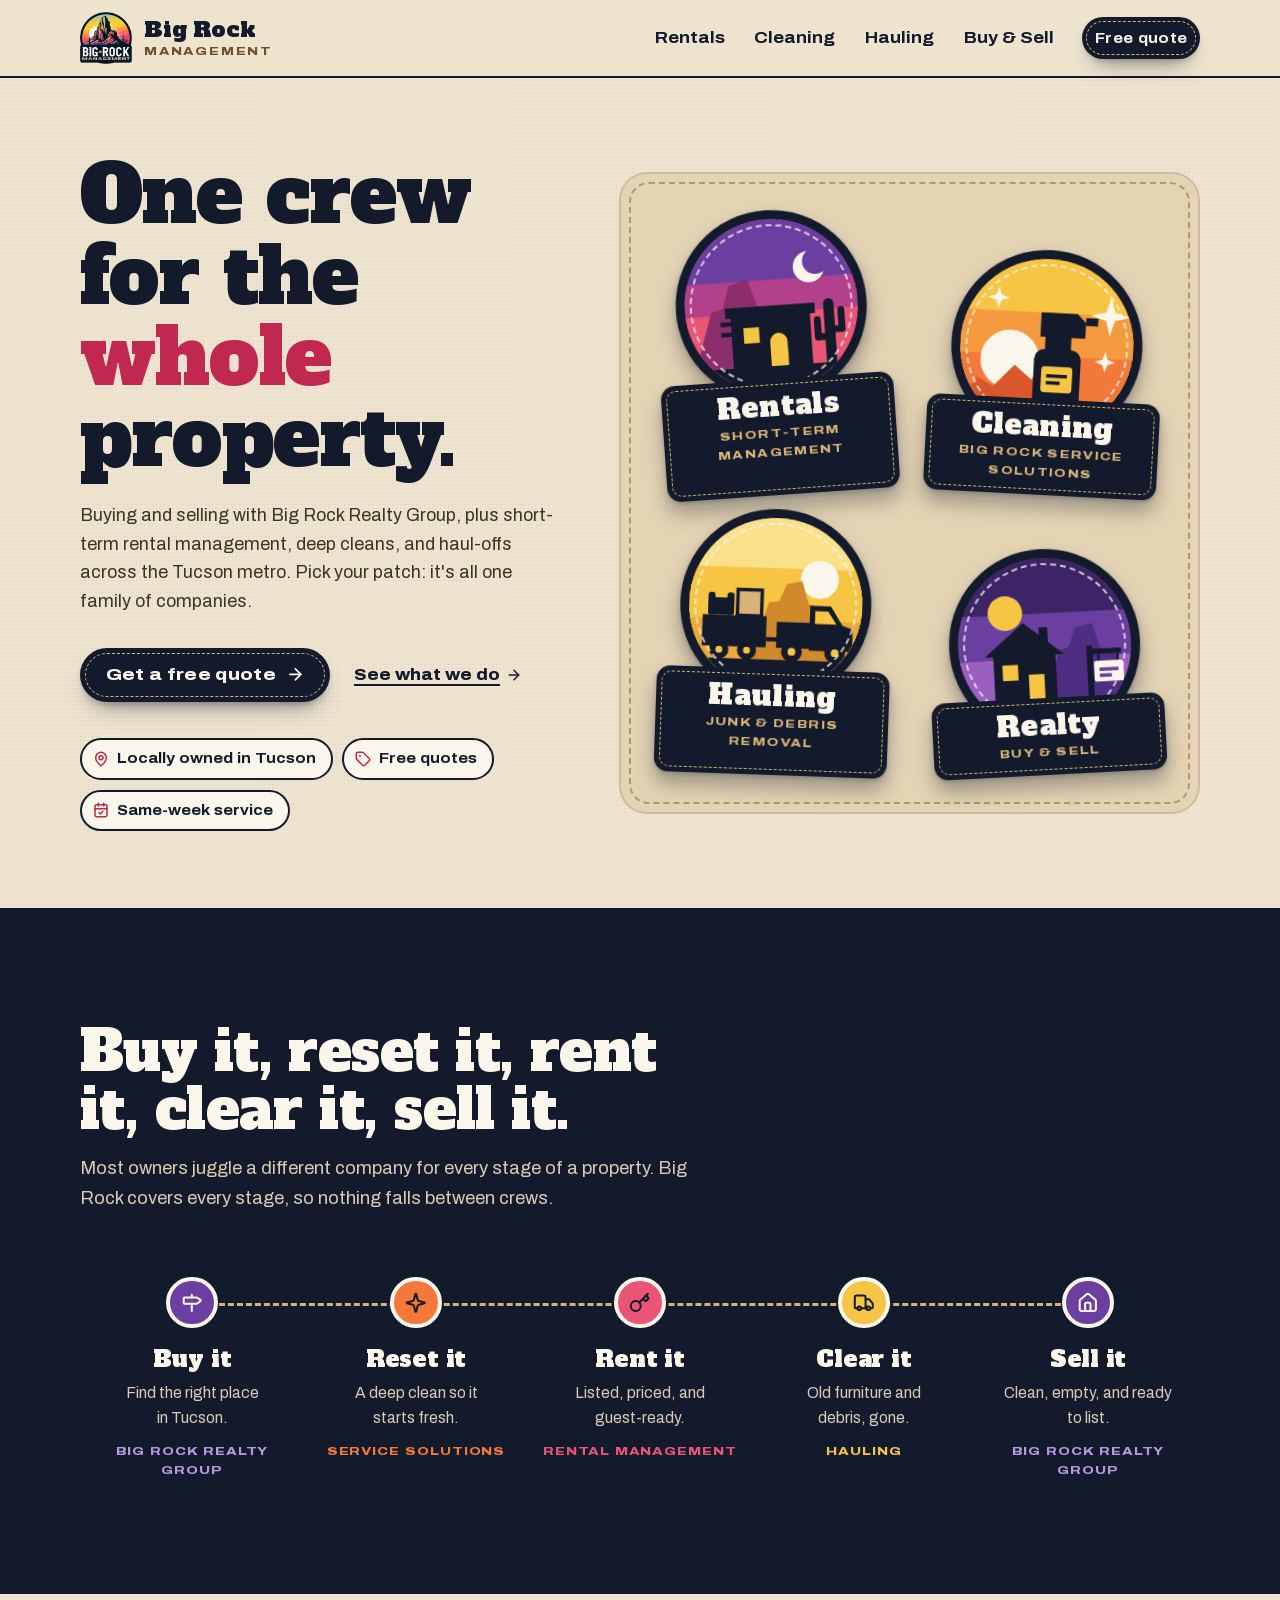
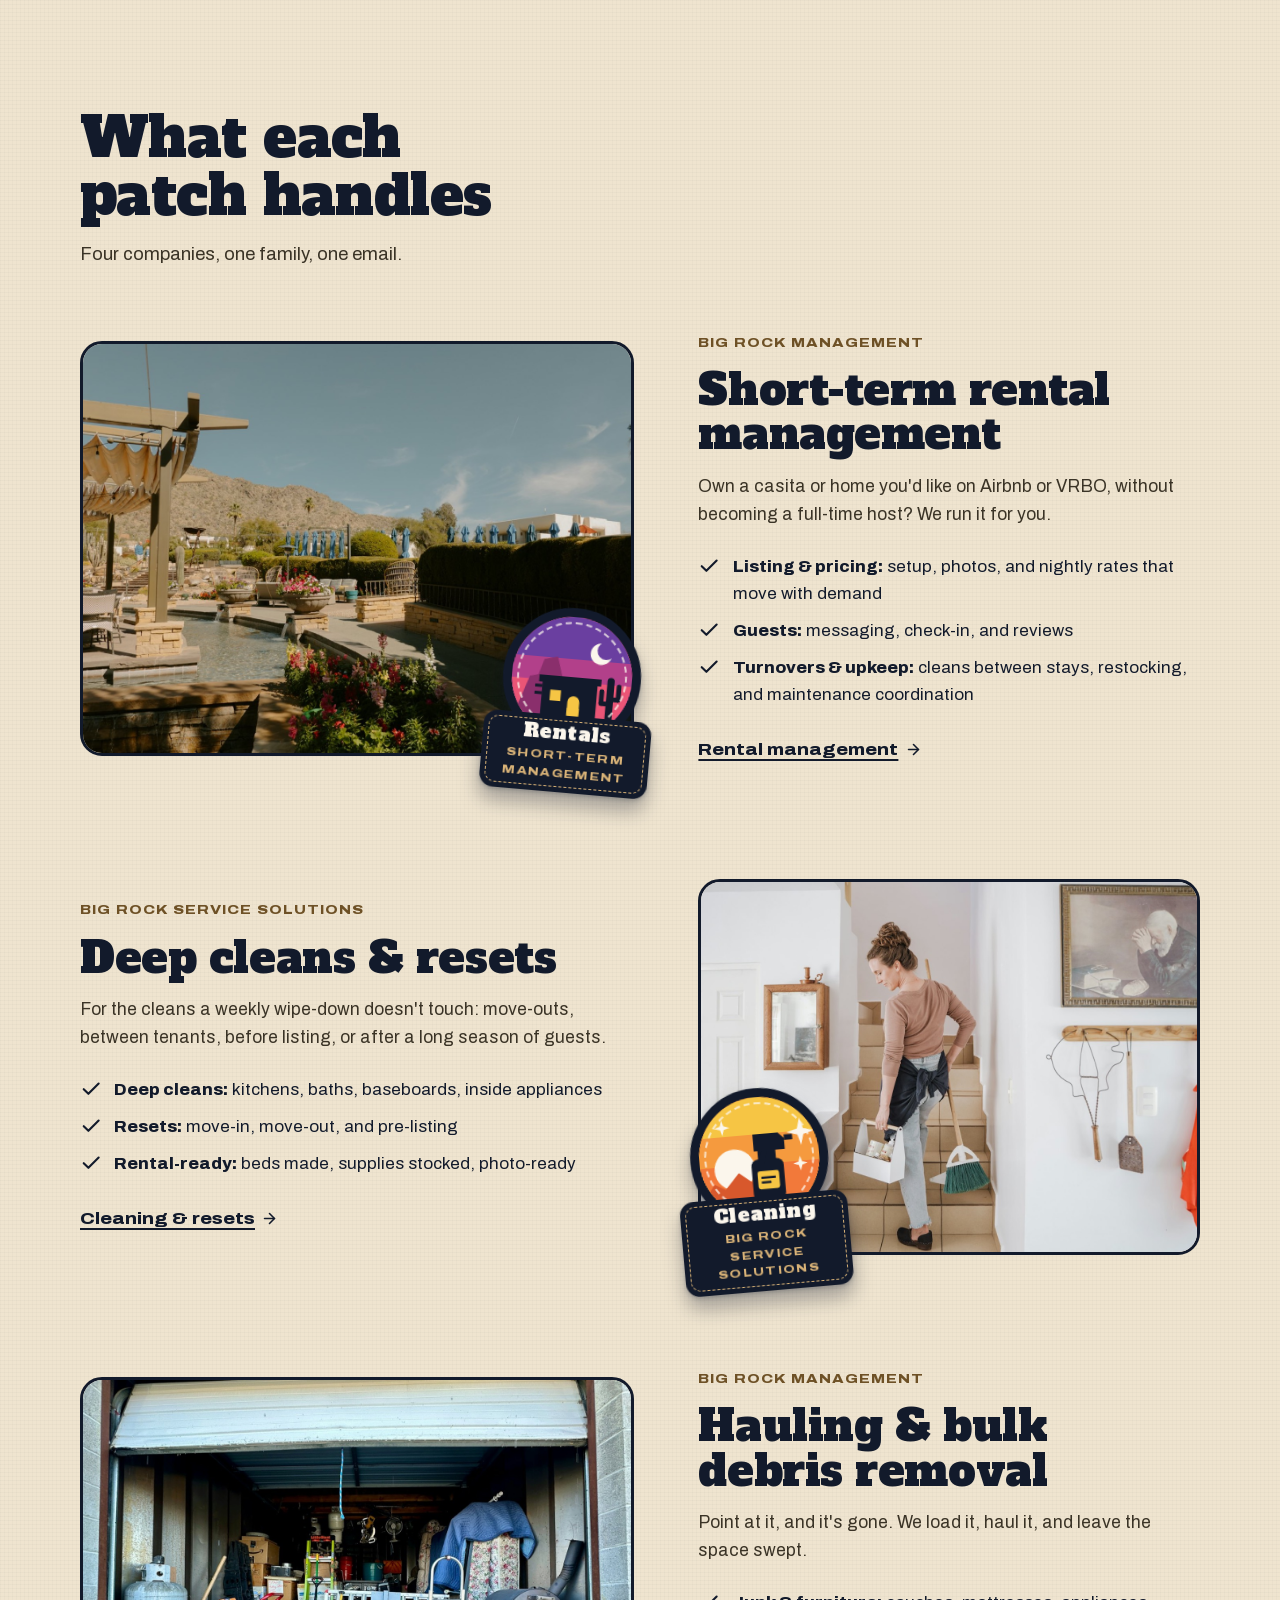
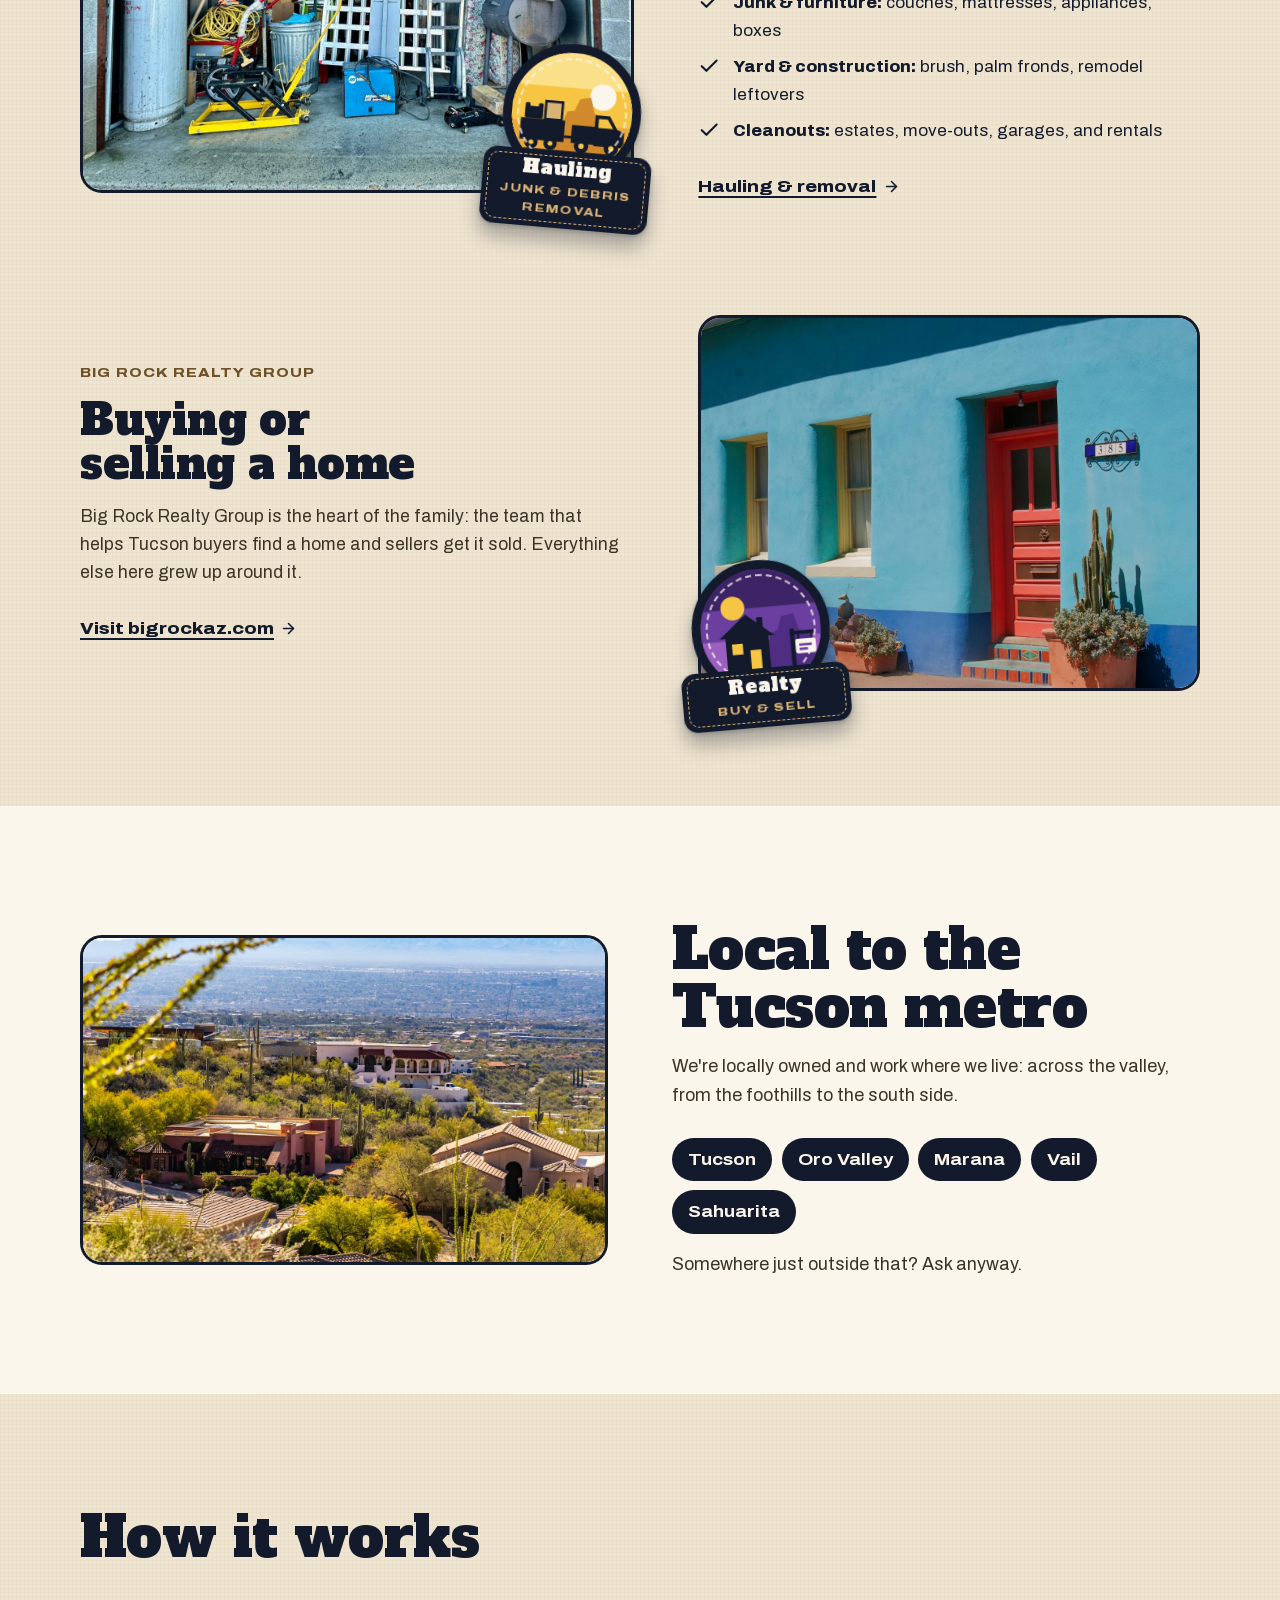
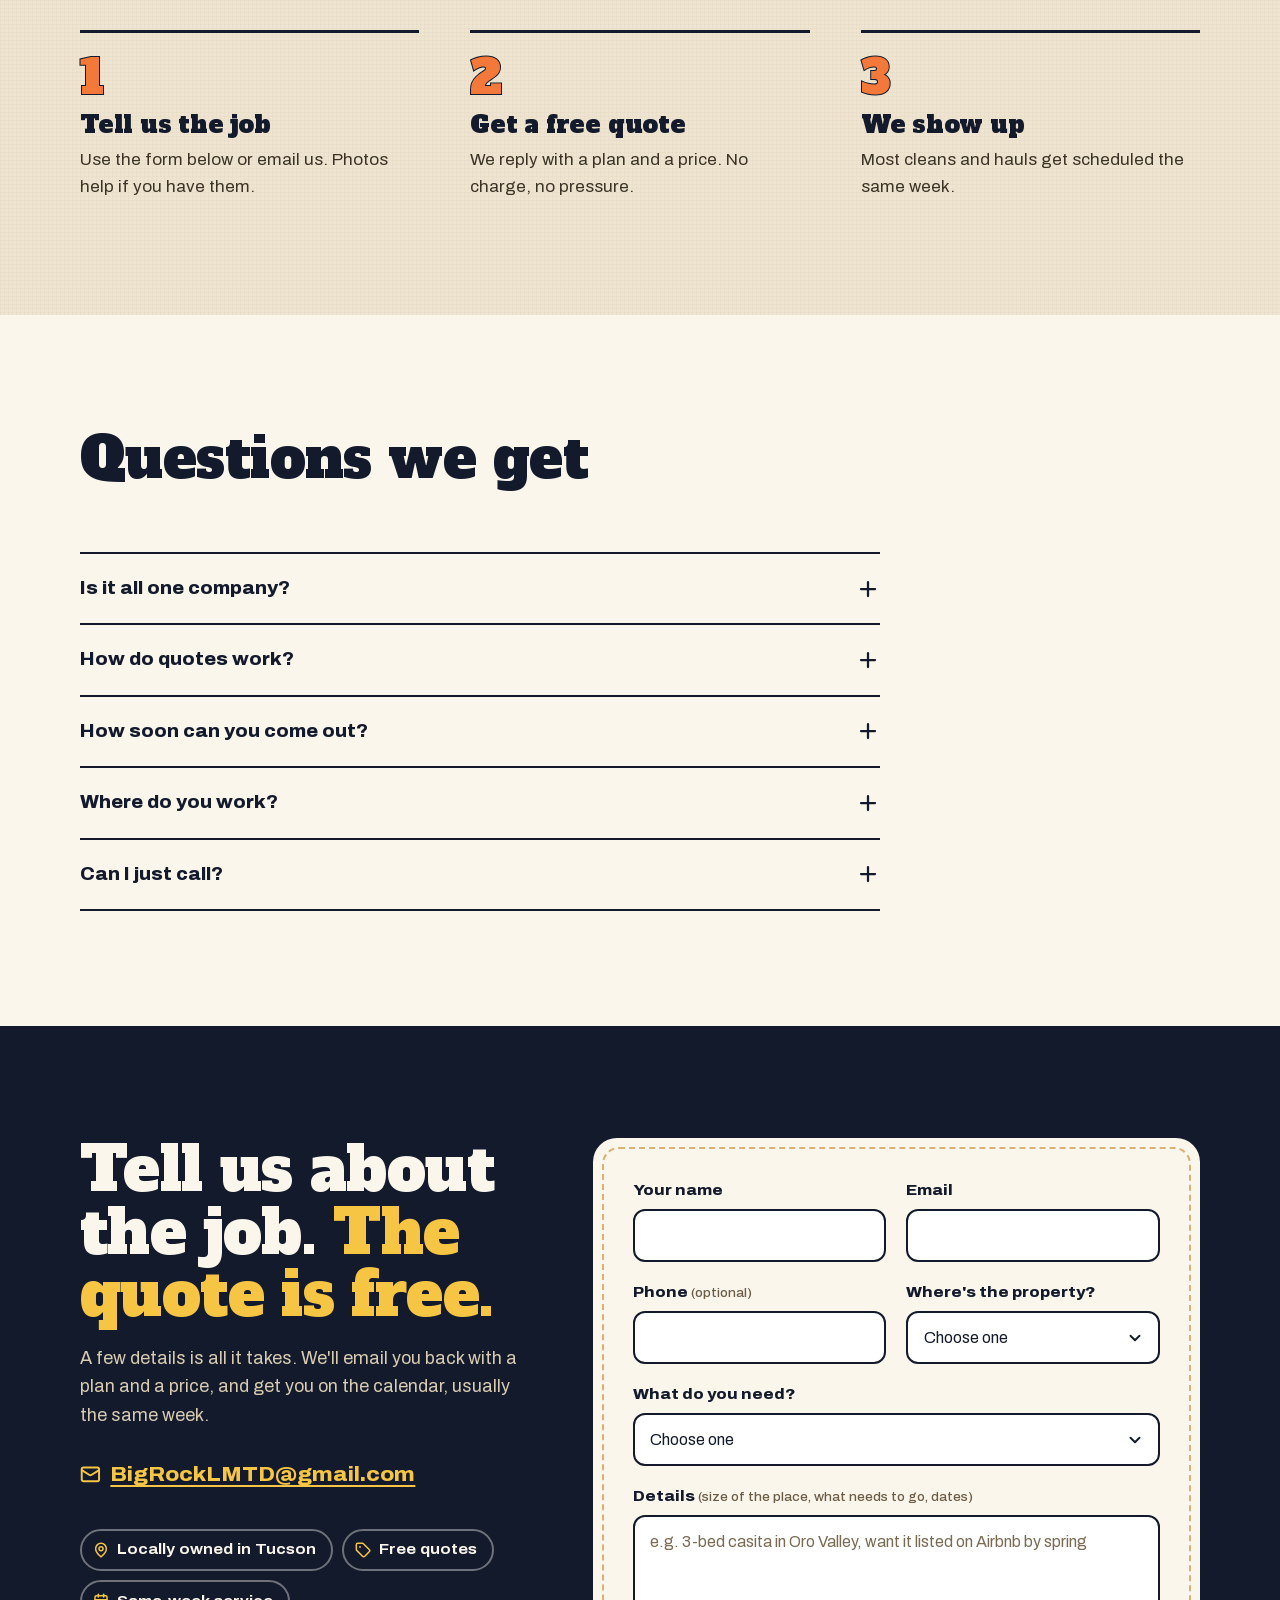
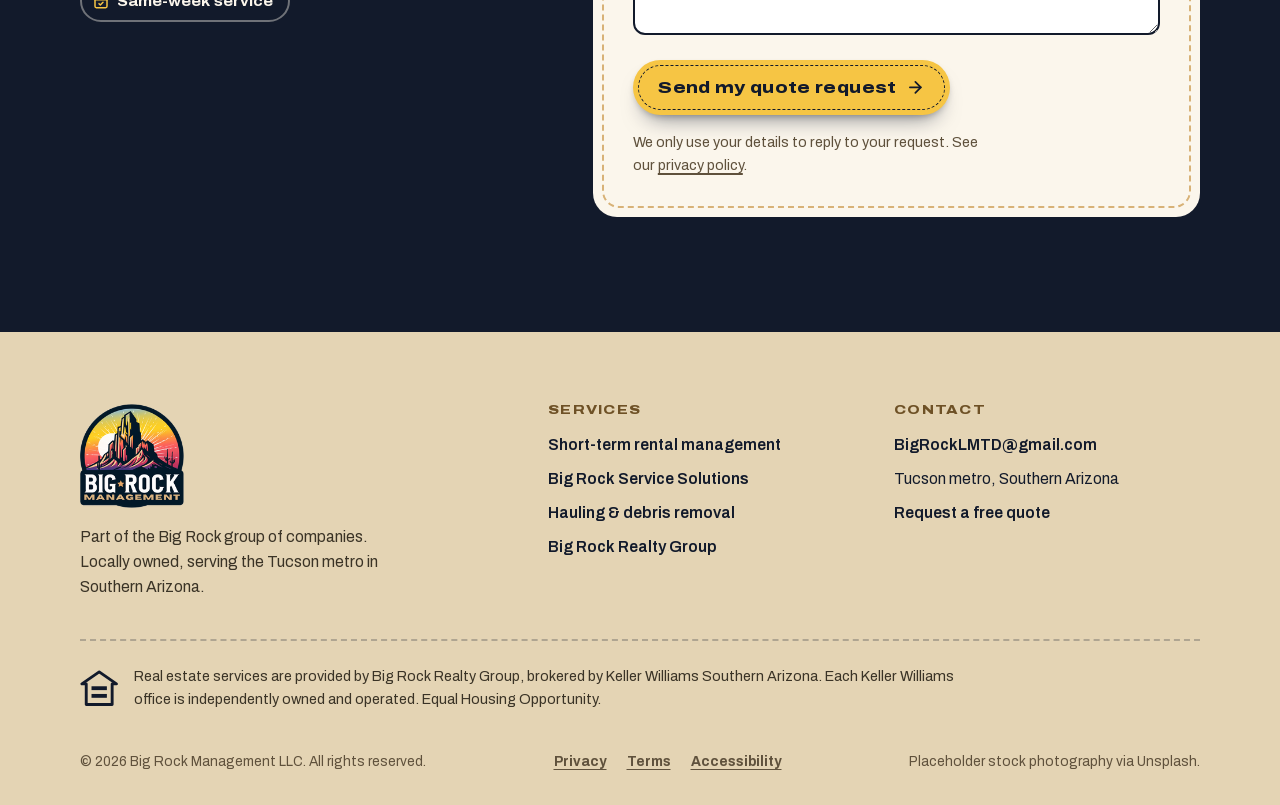
<file: index.html>
<!doctype html>
<html lang="en">
<head>
<meta charset="utf-8">
<meta name="viewport" content="width=device-width, initial-scale=1">

<title>Big Rock Management | Rentals, Cleaning & Hauling in Tucson</title>
<meta name="description" content="Short-term rental management, deep cleans and resets, and junk and debris hauling across the Tucson metro. Locally owned. Free quotes.">
<link rel="canonical" href="https://bigrockco.com/">
<meta name="theme-color" content="#efe4cf">
<meta property="og:type" content="website">
<meta property="og:title" content="Big Rock Management | Rentals, Cleaning & Hauling in Tucson">
<meta property="og:description" content="Short-term rental management, deep cleans and resets, and junk and debris hauling across the Tucson metro. Locally owned. Free quotes.">
<meta property="og:url" content="https://bigrockco.com/">
<meta property="og:image" content="https://bigrockco.com/assets/img/og-image.jpg">
<meta name="twitter:card" content="summary_large_image">
<link rel="icon" type="image/png" href="assets/img/favicon-96.png">
<link rel="apple-touch-icon" href="assets/img/logo-180.png">
<link rel="preload" href="assets/fonts/AlfaSlabOne-400-normal.woff2" as="font" type="font/woff2" crossorigin>
<link rel="preload" href="assets/fonts/Archivo-var.woff2" as="font" type="font/woff2" crossorigin>
<link rel="stylesheet" href="styles.css">
<script type="application/ld+json">
{"@context":"https://schema.org","@type":"LocalBusiness","name":"Big Rock Management","url":"https://bigrockco.com/","email":"BigRockLMTD@gmail.com","logo":"https://bigrockco.com/assets/img/logo-640.png","image":"https://bigrockco.com/assets/img/og-image.jpg","description":"Short-term rental management, deep cleaning, and hauling across the Tucson metro.","areaServed":["Tucson, AZ","Oro Valley, AZ","Marana, AZ","Vail, AZ","Sahuarita, AZ"],"address":{"@type":"PostalAddress","addressLocality":"Tucson","addressRegion":"AZ","addressCountry":"US"}}
</script>
</head>
<body class="page-home">
<a class="skip" href="#main">Skip to content</a>
<header class="site-header">
  <div class="wrap">
    <a class="brand" href="./" aria-label="Big Rock Management home">
      <img src="assets/img/logo-180.png" width="52" height="52" alt="">
      <span><b>Big Rock</b><small>Management</small></span>
    </a>
    <button class="nav-toggle" type="button" aria-expanded="false" aria-controls="site-nav" aria-label="Open menu"><svg viewBox="0 0 24 24" fill="none" stroke="currentColor" stroke-width="2.25" stroke-linecap="round" stroke-linejoin="round" aria-hidden="true"><path d="M4 6h16"/><path d="M4 12h16"/><path d="M4 18h16"/></svg></button>
    <nav class="nav" id="site-nav" aria-label="Main">
      <a href="rentals.html">Rentals</a><a href="cleaning.html">Cleaning</a><a href="hauling.html">Hauling</a><a href="realty.html">Buy &amp; Sell</a>
      <a class="btn btn--small" href="#quote">Free quote</a>
    </nav>
  </div>
</header>
<main id="main">
<section class="hero">
  <div class="wrap">
    <div class="hero__copy">
      <h1>One crew for the <em>whole</em> property.</h1>
      <p class="hero__lede">Buying and selling with Big Rock Realty Group, plus short-term rental management, deep cleans, and haul-offs across the Tucson metro. Pick your patch: it's all one family of companies.</p>
      <div class="hero__actions">
        <a class="btn" href="#quote">Get a free quote<svg viewBox="0 0 24 24" fill="none" stroke="currentColor" stroke-width="2.25" stroke-linecap="round" stroke-linejoin="round" aria-hidden="true"><path d="M5 12h14"/><path d="m12 5 7 7-7 7"/></svg></a>
        <a class="link-arrow" href="#services">See what we do<svg viewBox="0 0 24 24" fill="none" stroke="currentColor" stroke-width="2.25" stroke-linecap="round" stroke-linejoin="round" aria-hidden="true"><path d="M5 12h14"/><path d="m12 5 7 7-7 7"/></svg></a>
      </div>
      <ul class="tags" aria-label="Why Big Rock"><li><svg viewBox="0 0 24 24" fill="none" stroke="currentColor" stroke-width="2.25" stroke-linecap="round" stroke-linejoin="round" aria-hidden="true"><path d="M20 10c0 4.993-5.539 10.193-7.399 11.799a1 1 0 0 1-1.202 0C9.539 20.193 4 14.993 4 10a8 8 0 0 1 16 0"/><circle cx="12" cy="10" r="3"/></svg>Locally owned in Tucson</li><li><svg viewBox="0 0 24 24" fill="none" stroke="currentColor" stroke-width="2.25" stroke-linecap="round" stroke-linejoin="round" aria-hidden="true"><path d="M12.586 2.586A2 2 0 0 0 11.172 2H4a2 2 0 0 0-2 2v7.172a2 2 0 0 0 .586 1.414l8.704 8.704a2.426 2.426 0 0 0 3.42 0l6.58-6.58a2.426 2.426 0 0 0 0-3.42z"/><circle cx="7.5" cy="7.5" r=".5" fill="currentColor"/></svg>Free quotes</li><li><svg viewBox="0 0 24 24" fill="none" stroke="currentColor" stroke-width="2.25" stroke-linecap="round" stroke-linejoin="round" aria-hidden="true"><path d="M8 2v4"/><path d="M16 2v4"/><rect width="18" height="18" x="3" y="4" rx="2"/><path d="M3 10h18"/><path d="m9 16 2 2 4-4"/></svg>Same-week service</li></ul>
    </div>
    <nav class="board" aria-label="Big Rock companies">
      <a class="patch patch--rentals" href="rentals.html"><span class="patch__dome"><svg viewBox="0 0 200 200" aria-hidden="true"><use href="assets/patches.svg#scene-rentals"/></svg></span><span class="patch__bar"><span class="patch__name">Rentals</span><span class="patch__sub">Short-term management</span></span></a>
      <a class="patch patch--cleaning" href="cleaning.html"><span class="patch__dome"><svg viewBox="0 0 200 200" aria-hidden="true"><use href="assets/patches.svg#scene-cleaning"/></svg></span><span class="patch__bar"><span class="patch__name">Cleaning</span><span class="patch__sub">Big Rock Service Solutions</span></span></a>
      <a class="patch patch--hauling" href="hauling.html"><span class="patch__dome"><svg viewBox="0 0 200 200" aria-hidden="true"><use href="assets/patches.svg#scene-hauling"/></svg></span><span class="patch__bar"><span class="patch__name">Hauling</span><span class="patch__sub">Junk &amp; debris removal</span></span></a>
      <a class="patch patch--realty" href="realty.html"><span class="patch__dome"><svg viewBox="0 0 200 200" aria-hidden="true"><use href="assets/patches.svg#scene-realty"/></svg></span><span class="patch__bar"><span class="patch__name">Realty</span><span class="patch__sub">Buy &amp; sell</span></span></a>
    </nav>
  </div>
</section>

<section class="section section--ink" aria-labelledby="loop-title">
  <div class="wrap">
    <div class="section__intro">
      <h2 id="loop-title">Buy it, reset it, rent it, clear it, sell it.</h2>
      <p>Most owners juggle a different company for every stage of a property. Big Rock covers every stage, so nothing falls between crews.</p>
    </div>
    <ol class="loop">
      <li><span class="loop__dot"><svg viewBox="0 0 24 24" fill="none" stroke="currentColor" stroke-width="2.25" stroke-linecap="round" stroke-linejoin="round" aria-hidden="true"><path d="M12 13v8"/><path d="M12 3v3"/><path d="M4 6a1 1 0 0 0-1 1v5a1 1 0 0 0 1 1h13a2 2 0 0 0 1.152-.365l3.424-2.317a1 1 0 0 0 0-1.635l-3.424-2.318A2 2 0 0 0 17 6z"/></svg></span><h3>Buy it</h3><p>Find the right place in Tucson.</p><span class="who label">Big Rock Realty Group</span></li>
      <li><span class="loop__dot"><svg viewBox="0 0 24 24" fill="none" stroke="currentColor" stroke-width="2.25" stroke-linecap="round" stroke-linejoin="round" aria-hidden="true"><path d="M9.937 15.5A2 2 0 0 0 8.5 14.063l-6.135-1.582a.5.5 0 0 1 0-.962L8.5 9.936A2 2 0 0 0 9.937 8.5l1.582-6.135a.5.5 0 0 1 .963 0L14.063 8.5A2 2 0 0 0 15.5 9.937l6.135 1.581a.5.5 0 0 1 0 .964L15.5 14.063a2 2 0 0 0-1.437 1.437l-1.582 6.135a.5.5 0 0 1-.963 0z"/></svg></span><h3>Reset it</h3><p>A deep clean so it starts fresh.</p><span class="who label">Service Solutions</span></li>
      <li><span class="loop__dot"><svg viewBox="0 0 24 24" fill="none" stroke="currentColor" stroke-width="2.25" stroke-linecap="round" stroke-linejoin="round" aria-hidden="true"><path d="m15.5 7.5 2.3 2.3a1 1 0 0 0 1.4 0l2.1-2.1a1 1 0 0 0 0-1.4L19 4"/><path d="m21 2-9.6 9.6"/><circle cx="7.5" cy="15.5" r="5.5"/></svg></span><h3>Rent it</h3><p>Listed, priced, and guest-ready.</p><span class="who label">Rental management</span></li>
      <li><span class="loop__dot"><svg viewBox="0 0 24 24" fill="none" stroke="currentColor" stroke-width="2.25" stroke-linecap="round" stroke-linejoin="round" aria-hidden="true"><path d="M14 18V6a2 2 0 0 0-2-2H4a2 2 0 0 0-2 2v11a1 1 0 0 0 1 1h2"/><path d="M15 18H9"/><path d="M19 18h2a1 1 0 0 0 1-1v-3.65a1 1 0 0 0-.22-.624l-3.48-4.35A1 1 0 0 0 17.52 8H14"/><circle cx="17" cy="18" r="2"/><circle cx="7" cy="18" r="2"/></svg></span><h3>Clear it</h3><p>Old furniture and debris, gone.</p><span class="who label">Hauling</span></li>
      <li><span class="loop__dot"><svg viewBox="0 0 24 24" fill="none" stroke="currentColor" stroke-width="2.25" stroke-linecap="round" stroke-linejoin="round" aria-hidden="true"><path d="M15 21v-8a1 1 0 0 0-1-1h-4a1 1 0 0 0-1 1v8"/><path d="M3 10a2 2 0 0 1 .709-1.528l7-5.999a2 2 0 0 1 2.582 0l7 5.999A2 2 0 0 1 21 10v9a2 2 0 0 1-2 2H5a2 2 0 0 1-2-2z"/></svg></span><h3>Sell it</h3><p>Clean, empty, and ready to list.</p><span class="who label">Big Rock Realty Group</span></li>
    </ol>
  </div>
</section>

<section class="section" id="services" aria-labelledby="services-title">
  <div class="wrap">
    <div class="section__intro">
      <h2 id="services-title">What each patch handles</h2>
      <p>Four companies, one family, one email.</p>
    </div>

    <article class="service">
      <div class="service__media">
        <img src="assets/img/rentals-patio.jpg" width="1400" height="934" alt="Desert patio with shade sails, a water feature, and mountain views" loading="lazy">
        <div class="patch patch--rentals" aria-hidden="true"><span class="patch__dome"><svg viewBox="0 0 200 200" aria-hidden="true"><use href="assets/patches.svg#scene-rentals"/></svg></span><span class="patch__bar"><span class="patch__name">Rentals</span><span class="patch__sub">Short-term management</span></span></div>
      </div>
      <div class="service__body">
        <span class="service__brand label">Big Rock Management</span>
        <h3>Short-term rental management</h3>
        <p>Own a casita or home you'd like on Airbnb or VRBO, without becoming a full-time host? We run it for you.</p>
        <ul class="ticks"><li><svg viewBox="0 0 24 24" fill="none" stroke="currentColor" stroke-width="2.25" stroke-linecap="round" stroke-linejoin="round" aria-hidden="true"><path d="M20 6 9 17l-5-5"/></svg><span><b>Listing &amp; pricing:</b> setup, photos, and nightly rates that move with demand</span></li><li><svg viewBox="0 0 24 24" fill="none" stroke="currentColor" stroke-width="2.25" stroke-linecap="round" stroke-linejoin="round" aria-hidden="true"><path d="M20 6 9 17l-5-5"/></svg><span><b>Guests:</b> messaging, check-in, and reviews</span></li><li><svg viewBox="0 0 24 24" fill="none" stroke="currentColor" stroke-width="2.25" stroke-linecap="round" stroke-linejoin="round" aria-hidden="true"><path d="M20 6 9 17l-5-5"/></svg><span><b>Turnovers &amp; upkeep:</b> cleans between stays, restocking, and maintenance coordination</span></li></ul>
        <a class="link-arrow" href="rentals.html">Rental management<svg viewBox="0 0 24 24" fill="none" stroke="currentColor" stroke-width="2.25" stroke-linecap="round" stroke-linejoin="round" aria-hidden="true"><path d="M5 12h14"/><path d="m12 5 7 7-7 7"/></svg></a>
      </div>
    </article>

    <article class="service service--flip">
      <div class="service__media">
        <img src="assets/img/cleaning-caddy.jpg" width="1400" height="934" alt="Cleaner carrying a caddy and broom up a tiled staircase" loading="lazy">
        <div class="patch patch--cleaning" aria-hidden="true"><span class="patch__dome"><svg viewBox="0 0 200 200" aria-hidden="true"><use href="assets/patches.svg#scene-cleaning"/></svg></span><span class="patch__bar"><span class="patch__name">Cleaning</span><span class="patch__sub">Big Rock Service Solutions</span></span></div>
      </div>
      <div class="service__body">
        <span class="service__brand label">Big Rock Service Solutions</span>
        <h3>Deep cleans &amp; resets</h3>
        <p>For the cleans a weekly wipe-down doesn't touch: move-outs, between tenants, before listing, or after a long season of guests.</p>
        <ul class="ticks"><li><svg viewBox="0 0 24 24" fill="none" stroke="currentColor" stroke-width="2.25" stroke-linecap="round" stroke-linejoin="round" aria-hidden="true"><path d="M20 6 9 17l-5-5"/></svg><span><b>Deep cleans:</b> kitchens, baths, baseboards, inside appliances</span></li><li><svg viewBox="0 0 24 24" fill="none" stroke="currentColor" stroke-width="2.25" stroke-linecap="round" stroke-linejoin="round" aria-hidden="true"><path d="M20 6 9 17l-5-5"/></svg><span><b>Resets:</b> move-in, move-out, and pre-listing</span></li><li><svg viewBox="0 0 24 24" fill="none" stroke="currentColor" stroke-width="2.25" stroke-linecap="round" stroke-linejoin="round" aria-hidden="true"><path d="M20 6 9 17l-5-5"/></svg><span><b>Rental-ready:</b> beds made, supplies stocked, photo-ready</span></li></ul>
        <a class="link-arrow" href="cleaning.html">Cleaning &amp; resets<svg viewBox="0 0 24 24" fill="none" stroke="currentColor" stroke-width="2.25" stroke-linecap="round" stroke-linejoin="round" aria-hidden="true"><path d="M5 12h14"/><path d="m12 5 7 7-7 7"/></svg></a>
      </div>
    </article>

    <article class="service">
      <div class="service__media">
        <img src="assets/img/hauling-garage.jpg" width="1400" height="1010" alt="Garage packed with old equipment, tanks, and clutter" loading="lazy">
        <div class="patch patch--hauling" aria-hidden="true"><span class="patch__dome"><svg viewBox="0 0 200 200" aria-hidden="true"><use href="assets/patches.svg#scene-hauling"/></svg></span><span class="patch__bar"><span class="patch__name">Hauling</span><span class="patch__sub">Junk &amp; debris removal</span></span></div>
      </div>
      <div class="service__body">
        <span class="service__brand label">Big Rock Management</span>
        <h3>Hauling &amp; bulk debris removal</h3>
        <p>Point at it, and it's gone. We load it, haul it, and leave the space swept.</p>
        <ul class="ticks"><li><svg viewBox="0 0 24 24" fill="none" stroke="currentColor" stroke-width="2.25" stroke-linecap="round" stroke-linejoin="round" aria-hidden="true"><path d="M20 6 9 17l-5-5"/></svg><span><b>Junk &amp; furniture:</b> couches, mattresses, appliances, boxes</span></li><li><svg viewBox="0 0 24 24" fill="none" stroke="currentColor" stroke-width="2.25" stroke-linecap="round" stroke-linejoin="round" aria-hidden="true"><path d="M20 6 9 17l-5-5"/></svg><span><b>Yard &amp; construction:</b> brush, palm fronds, remodel leftovers</span></li><li><svg viewBox="0 0 24 24" fill="none" stroke="currentColor" stroke-width="2.25" stroke-linecap="round" stroke-linejoin="round" aria-hidden="true"><path d="M20 6 9 17l-5-5"/></svg><span><b>Cleanouts:</b> estates, move-outs, garages, and rentals</span></li></ul>
        <a class="link-arrow" href="hauling.html">Hauling &amp; removal<svg viewBox="0 0 24 24" fill="none" stroke="currentColor" stroke-width="2.25" stroke-linecap="round" stroke-linejoin="round" aria-hidden="true"><path d="M5 12h14"/><path d="m12 5 7 7-7 7"/></svg></a>
      </div>
    </article>

    <article class="service service--flip">
      <div class="service__media">
        <img src="assets/img/realty-door.jpg" width="1400" height="982" alt="Blue adobe-style home with a red door and potted cactus" loading="lazy">
        <div class="patch patch--realty" aria-hidden="true"><span class="patch__dome"><svg viewBox="0 0 200 200" aria-hidden="true"><use href="assets/patches.svg#scene-realty"/></svg></span><span class="patch__bar"><span class="patch__name">Realty</span><span class="patch__sub">Buy &amp; sell</span></span></div>
      </div>
      <div class="service__body">
        <span class="service__brand label">Big Rock Realty Group</span>
        <h3>Buying or selling a home</h3>
        <p>Big Rock Realty Group is the heart of the family: the team that helps Tucson buyers find a home and sellers get it sold. Everything else here grew up around it.</p>
        <a class="link-arrow" href="https://bigrockaz.com" target="_blank" rel="noopener">Visit bigrockaz.com<svg viewBox="0 0 24 24" fill="none" stroke="currentColor" stroke-width="2.25" stroke-linecap="round" stroke-linejoin="round" aria-hidden="true"><path d="M5 12h14"/><path d="m12 5 7 7-7 7"/></svg></a>
      </div>
    </article>
  </div>
</section>

<section class="section section--cream" aria-labelledby="area-title">
  <div class="wrap area">
    <img src="assets/img/tucson-view.jpg" width="1400" height="826" alt="Tucson foothills homes among saguaros, looking out over the city" loading="lazy">
    <div>
      <h2 id="area-title">Local to the Tucson metro</h2>
      <p>We're locally owned and work where we live: across the valley, from the foothills to the south side.</p>
      <ul class="towns"><li>Tucson</li><li>Oro Valley</li><li>Marana</li><li>Vail</li><li>Sahuarita</li></ul>
      <p>Somewhere just outside that? Ask anyway.</p>
    </div>
  </div>
</section>

<section class="section" aria-labelledby="how-title">
  <div class="wrap">
    <div class="section__intro"><h2 id="how-title">How it works</h2></div>
    <ol class="steps">
      <li><h3>Tell us the job</h3><p>Use the form below or email us. Photos help if you have them.</p></li>
      <li><h3>Get a free quote</h3><p>We reply with a plan and a price. No charge, no pressure.</p></li>
      <li><h3>We show up</h3><p>Most cleans and hauls get scheduled the same week.</p></li>
    </ol>
  </div>
</section>

<section class="section section--cream" aria-labelledby="faq-title">
  <div class="wrap">
    <div class="section__intro"><h2 id="faq-title">Questions we get</h2></div>
    <div class="faq"><details><summary>Is it all one company?<svg viewBox="0 0 24 24" fill="none" stroke="currentColor" stroke-width="2.25" stroke-linecap="round" stroke-linejoin="round" aria-hidden="true"><path d="M5 12h14"/><path d="M12 5v14"/></svg></summary><p>The Big Rock group is a family of companies. Buying and selling is Big Rock Realty Group (bigrockaz.com). Rental management and hauling are run by Big Rock Management. Cleaning runs as Big Rock Service Solutions.</p></details><details><summary>How do quotes work?<svg viewBox="0 0 24 24" fill="none" stroke="currentColor" stroke-width="2.25" stroke-linecap="round" stroke-linejoin="round" aria-hidden="true"><path d="M5 12h14"/><path d="M12 5v14"/></svg></summary><p>Tell us about the property and the job, and we'll email you a quote. It's free, and there's no obligation.</p></details><details><summary>How soon can you come out?<svg viewBox="0 0 24 24" fill="none" stroke="currentColor" stroke-width="2.25" stroke-linecap="round" stroke-linejoin="round" aria-hidden="true"><path d="M5 12h14"/><path d="M12 5v14"/></svg></summary><p>Most cleans and hauls are scheduled the same week you reach out.</p></details><details><summary>Where do you work?<svg viewBox="0 0 24 24" fill="none" stroke="currentColor" stroke-width="2.25" stroke-linecap="round" stroke-linejoin="round" aria-hidden="true"><path d="M5 12h14"/><path d="M12 5v14"/></svg></summary><p>Across the Tucson metro: Tucson, Oro Valley, Marana, Vail, and Sahuarita. If you're just outside that, ask.</p></details><details><summary>Can I just call?<svg viewBox="0 0 24 24" fill="none" stroke="currentColor" stroke-width="2.25" stroke-linecap="round" stroke-linejoin="round" aria-hidden="true"><path d="M5 12h14"/><path d="M12 5v14"/></svg></summary><p>We handle everything by email so nothing gets lost. Write to BigRockLMTD@gmail.com or use the quote form.</p></details></div>
  </div>
</section>
</main>
<section class="quote" id="quote" aria-labelledby="quote-title">
  <div class="wrap">
    <div class="quote__side">
      <h2 id="quote-title">Tell us about the job. <em>The quote is free.</em></h2>
      <p>A few details is all it takes. We'll email you back with a plan and a price, and get you on the calendar, usually the same week.</p>
      <a class="quote__email" href="mailto:BigRockLMTD@gmail.com"><svg viewBox="0 0 24 24" fill="none" stroke="currentColor" stroke-width="2.25" stroke-linecap="round" stroke-linejoin="round" aria-hidden="true"><rect width="20" height="16" x="2" y="4" rx="2"/><path d="m22 7-8.97 5.7a1.94 1.94 0 0 1-2.06 0L2 7"/></svg>BigRockLMTD@gmail.com</a>
      <ul class="tags" aria-label="Why Big Rock"><li><svg viewBox="0 0 24 24" fill="none" stroke="currentColor" stroke-width="2.25" stroke-linecap="round" stroke-linejoin="round" aria-hidden="true"><path d="M20 10c0 4.993-5.539 10.193-7.399 11.799a1 1 0 0 1-1.202 0C9.539 20.193 4 14.993 4 10a8 8 0 0 1 16 0"/><circle cx="12" cy="10" r="3"/></svg>Locally owned in Tucson</li><li><svg viewBox="0 0 24 24" fill="none" stroke="currentColor" stroke-width="2.25" stroke-linecap="round" stroke-linejoin="round" aria-hidden="true"><path d="M12.586 2.586A2 2 0 0 0 11.172 2H4a2 2 0 0 0-2 2v7.172a2 2 0 0 0 .586 1.414l8.704 8.704a2.426 2.426 0 0 0 3.42 0l6.58-6.58a2.426 2.426 0 0 0 0-3.42z"/><circle cx="7.5" cy="7.5" r=".5" fill="currentColor"/></svg>Free quotes</li><li><svg viewBox="0 0 24 24" fill="none" stroke="currentColor" stroke-width="2.25" stroke-linecap="round" stroke-linejoin="round" aria-hidden="true"><path d="M8 2v4"/><path d="M16 2v4"/><rect width="18" height="18" x="3" y="4" rx="2"/><path d="M3 10h18"/><path d="m9 16 2 2 4-4"/></svg>Same-week service</li></ul>
    </div>
    <form class="form" action="mailto:BigRockLMTD@gmail.com" method="POST" enctype="text/plain" novalidate>
      <div class="field">
        <label for="q-name">Your name</label>
        <input id="q-name" name="name" autocomplete="name" required>
        <span class="err">Please add your name.</span>
      </div>
      <div class="field">
        <label for="q-email">Email</label>
        <input id="q-email" name="email" type="email" autocomplete="email" required>
        <span class="err">Please add an email we can reply to.</span>
      </div>
      <div class="field">
        <label for="q-phone">Phone <small>(optional)</small></label>
        <input id="q-phone" name="phone" type="tel" autocomplete="tel">
      </div>
      <div class="field">
        <label for="q-area">Where's the property?</label>
        <select id="q-area" name="area" required><option value="" disabled selected>Choose one</option><option>Tucson</option><option>Oro Valley</option><option>Marana</option><option>Vail</option><option>Sahuarita</option><option>Somewhere else nearby</option></select>
        <span class="err">Please pick an area.</span>
      </div>
      <div class="field field--full">
        <label for="q-service">What do you need?</label>
        <select id="q-service" name="service" required><option value="" disabled selected>Choose one</option><option value="rentals">Short-term rental management</option><option value="cleaning">Deep clean or reset (Big Rock Service Solutions)</option><option value="hauling">Hauling &amp; debris removal</option><option value="realty">Buying or selling a home</option><option value="other">Not sure yet / more than one</option></select>
        <span class="err">Please pick a service.</span>
      </div>
      <div class="field field--full">
        <label for="q-details">Details <small>(size of the place, what needs to go, dates)</small></label>
        <textarea id="q-details" name="details" placeholder="e.g. 3-bed casita in Oro Valley, want it listed on Airbnb by spring"></textarea>
      </div>
      <div class="hp" aria-hidden="true"><label for="q-gotcha">Leave this empty</label><input id="q-gotcha" name="_gotcha" tabindex="-1" autocomplete="off"></div>
      <p class="form__status" role="status" tabindex="-1"></p>
      <div class="form__foot">
        <button class="btn btn--gold" type="submit"><span>Send my quote request</span><svg viewBox="0 0 24 24" fill="none" stroke="currentColor" stroke-width="2.25" stroke-linecap="round" stroke-linejoin="round" aria-hidden="true"><path d="M5 12h14"/><path d="m12 5 7 7-7 7"/></svg></button>
        <p class="form__note">We only use your details to reply to your request. See our <a href="privacy.html">privacy policy</a>.</p>
      </div>
    </form>
  </div>
</section>
<footer class="site-footer">
  <div class="wrap">
    <div class="footer__brand">
      <img src="assets/img/logo-180.png" width="104" height="104" alt="Big Rock Management logo" loading="lazy">
      <p>Part of the Big Rock group of companies. Locally owned, serving the Tucson metro in Southern Arizona.</p>
    </div>
    <div>
      <h2>Services</h2>
      <ul>
        <li><a href="rentals.html">Short-term rental management</a></li>
        <li><a href="cleaning.html">Big Rock Service Solutions</a></li>
        <li><a href="hauling.html">Hauling &amp; debris removal</a></li>
        <li><a href="https://bigrockaz.com" target="_blank" rel="noopener">Big Rock Realty Group</a></li>
      </ul>
    </div>
    <div>
      <h2>Contact</h2>
      <ul>
        <li><a href="mailto:BigRockLMTD@gmail.com">BigRockLMTD@gmail.com</a></li>
        <li>Tucson metro, Southern Arizona</li>
        <li><a href="#quote">Request a free quote</a></li>
      </ul>
    </div>
    <div class="footer__broker">
      <svg class="eho" viewBox="0 0 40 40" role="img" aria-label="Equal Housing Opportunity"><path d="M20 3 2 15.5h4.5V37h27V15.5H38z" fill="none" stroke="currentColor" stroke-width="3" stroke-linejoin="round"/><rect x="12" y="18" width="16" height="4" fill="currentColor"/><rect x="12" y="26" width="16" height="4" fill="currentColor"/></svg>
      <p>Real estate services are provided by Big Rock Realty Group, brokered by Keller Williams Southern Arizona. Each Keller Williams office is independently owned and operated. Equal Housing Opportunity.</p>
    </div>
    <div class="footer__legal">
      <span>&copy; 2026 Big Rock Management LLC. All rights reserved.</span>
      <nav class="footer__links" aria-label="Legal"><a href="privacy.html">Privacy</a><a href="terms.html">Terms</a><a href="accessibility.html">Accessibility</a></nav>
      <span>Placeholder stock photography via Unsplash.</span>
    </div>
  </div>
</footer>
<script src="main.js" defer></script>
</body>
</html>
</file>
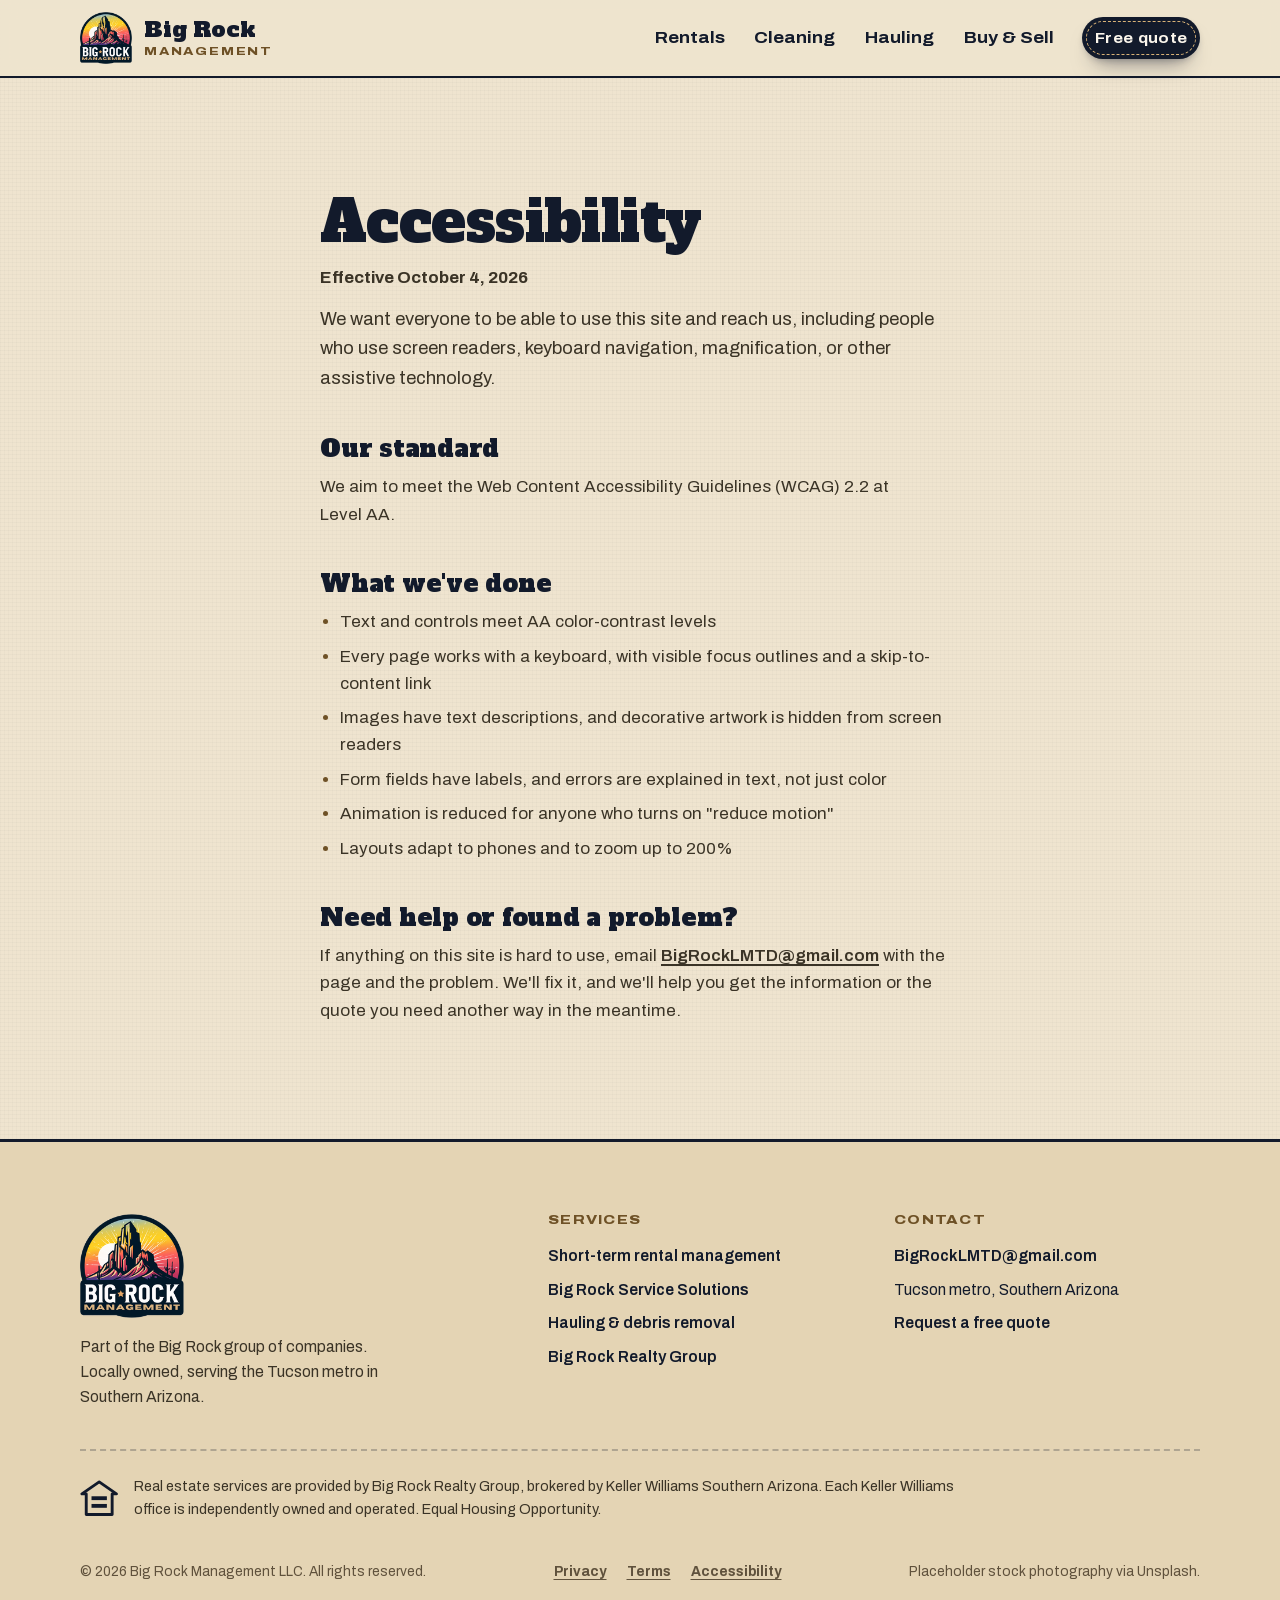
<file: accessibility.html>
<!doctype html>
<html lang="en">
<head>
<meta charset="utf-8">
<meta name="viewport" content="width=device-width, initial-scale=1">

<title>Accessibility | Big Rock Management</title>
<meta name="description" content="Our commitment to making bigrockco.com usable for everyone.">
<link rel="canonical" href="https://bigrockco.com/accessibility.html">
<meta name="theme-color" content="#efe4cf">
<meta property="og:type" content="website">
<meta property="og:title" content="Accessibility | Big Rock Management">
<meta property="og:description" content="Our commitment to making bigrockco.com usable for everyone.">
<meta property="og:url" content="https://bigrockco.com/accessibility.html">
<meta property="og:image" content="https://bigrockco.com/assets/img/og-image.jpg">
<meta name="twitter:card" content="summary_large_image">
<link rel="icon" type="image/png" href="assets/img/favicon-96.png">
<link rel="apple-touch-icon" href="assets/img/logo-180.png">
<link rel="preload" href="assets/fonts/AlfaSlabOne-400-normal.woff2" as="font" type="font/woff2" crossorigin>
<link rel="preload" href="assets/fonts/Archivo-var.woff2" as="font" type="font/woff2" crossorigin>
<link rel="stylesheet" href="styles.css">

</head>
<body class="page-legal">
<a class="skip" href="#main">Skip to content</a>
<header class="site-header">
  <div class="wrap">
    <a class="brand" href="./" aria-label="Big Rock Management home">
      <img src="assets/img/logo-180.png" width="52" height="52" alt="">
      <span><b>Big Rock</b><small>Management</small></span>
    </a>
    <button class="nav-toggle" type="button" aria-expanded="false" aria-controls="site-nav" aria-label="Open menu"><svg viewBox="0 0 24 24" fill="none" stroke="currentColor" stroke-width="2.25" stroke-linecap="round" stroke-linejoin="round" aria-hidden="true"><path d="M4 6h16"/><path d="M4 12h16"/><path d="M4 18h16"/></svg></button>
    <nav class="nav" id="site-nav" aria-label="Main">
      <a href="rentals.html">Rentals</a><a href="cleaning.html">Cleaning</a><a href="hauling.html">Hauling</a><a href="realty.html">Buy &amp; Sell</a>
      <a class="btn btn--small" href="./#quote">Free quote</a>
    </nav>
  </div>
</header>
<main id="main">
<section class="section legal">
  <div class="wrap">
    <h1>Accessibility</h1>
    <p class="legal__meta">Effective October 4, 2026</p>
    <p class="legal__intro">We want everyone to be able to use this site and reach us, including people who use screen readers, keyboard navigation, magnification, or other assistive technology.</p>
    <h2>Our standard</h2>
    <p>We aim to meet the Web Content Accessibility Guidelines (WCAG) 2.2 at Level AA.</p>

    <h2>What we've done</h2>
    <ul>
      <li>Text and controls meet AA color-contrast levels</li>
      <li>Every page works with a keyboard, with visible focus outlines and a skip-to-content link</li>
      <li>Images have text descriptions, and decorative artwork is hidden from screen readers</li>
      <li>Form fields have labels, and errors are explained in text, not just color</li>
      <li>Animation is reduced for anyone who turns on "reduce motion"</li>
      <li>Layouts adapt to phones and to zoom up to 200%</li>
    </ul>

    <h2>Need help or found a problem?</h2>
    <p>If anything on this site is hard to use, email <a href="mailto:BigRockLMTD@gmail.com">BigRockLMTD@gmail.com</a> with the page and the problem. We'll fix it, and we'll help you get the information or the quote you need another way in the meantime.</p>
  </div>
</section>
</main>

<footer class="site-footer">
  <div class="wrap">
    <div class="footer__brand">
      <img src="assets/img/logo-180.png" width="104" height="104" alt="Big Rock Management logo" loading="lazy">
      <p>Part of the Big Rock group of companies. Locally owned, serving the Tucson metro in Southern Arizona.</p>
    </div>
    <div>
      <h2>Services</h2>
      <ul>
        <li><a href="rentals.html">Short-term rental management</a></li>
        <li><a href="cleaning.html">Big Rock Service Solutions</a></li>
        <li><a href="hauling.html">Hauling &amp; debris removal</a></li>
        <li><a href="https://bigrockaz.com" target="_blank" rel="noopener">Big Rock Realty Group</a></li>
      </ul>
    </div>
    <div>
      <h2>Contact</h2>
      <ul>
        <li><a href="mailto:BigRockLMTD@gmail.com">BigRockLMTD@gmail.com</a></li>
        <li>Tucson metro, Southern Arizona</li>
        <li><a href="./#quote">Request a free quote</a></li>
      </ul>
    </div>
    <div class="footer__broker">
      <svg class="eho" viewBox="0 0 40 40" role="img" aria-label="Equal Housing Opportunity"><path d="M20 3 2 15.5h4.5V37h27V15.5H38z" fill="none" stroke="currentColor" stroke-width="3" stroke-linejoin="round"/><rect x="12" y="18" width="16" height="4" fill="currentColor"/><rect x="12" y="26" width="16" height="4" fill="currentColor"/></svg>
      <p>Real estate services are provided by Big Rock Realty Group, brokered by Keller Williams Southern Arizona. Each Keller Williams office is independently owned and operated. Equal Housing Opportunity.</p>
    </div>
    <div class="footer__legal">
      <span>&copy; 2026 Big Rock Management LLC. All rights reserved.</span>
      <nav class="footer__links" aria-label="Legal"><a href="privacy.html">Privacy</a><a href="terms.html">Terms</a><a href="accessibility.html">Accessibility</a></nav>
      <span>Placeholder stock photography via Unsplash.</span>
    </div>
  </div>
</footer>
<script src="main.js" defer></script>
</body>
</html>
</file>
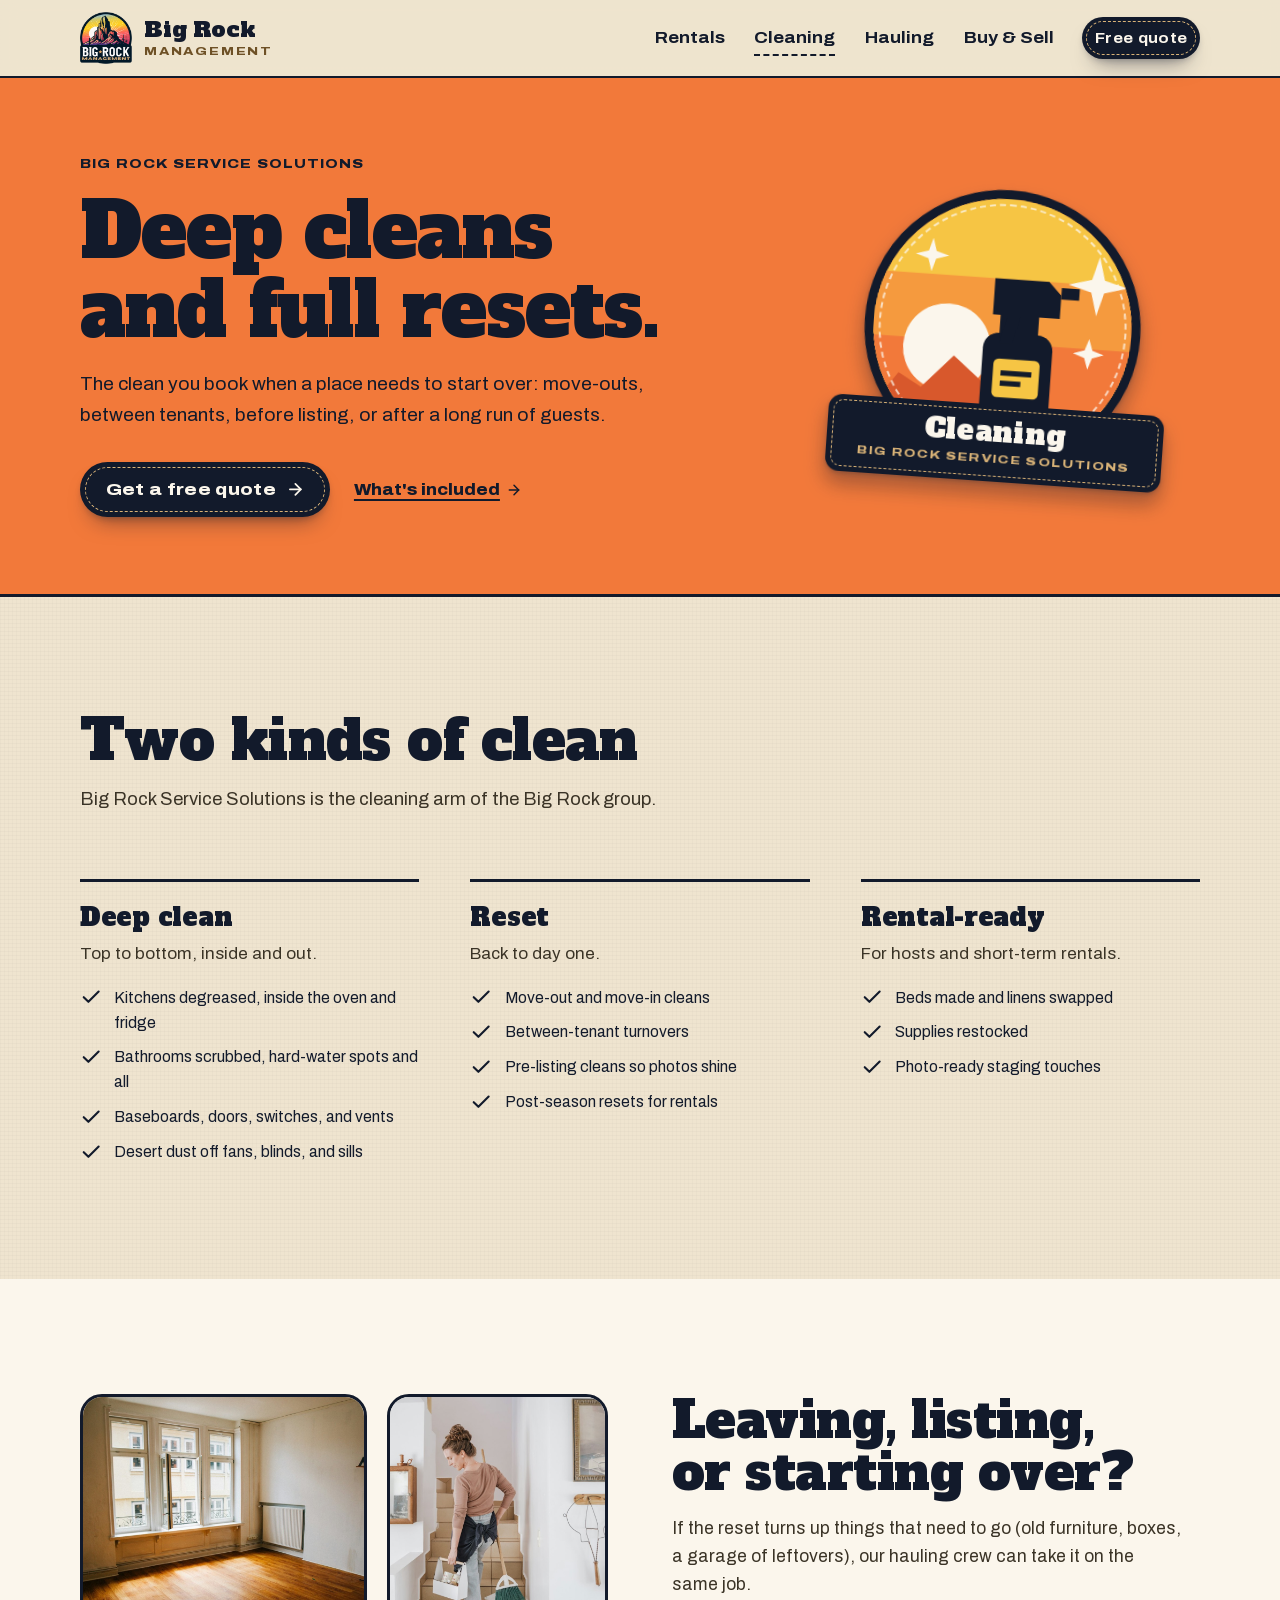
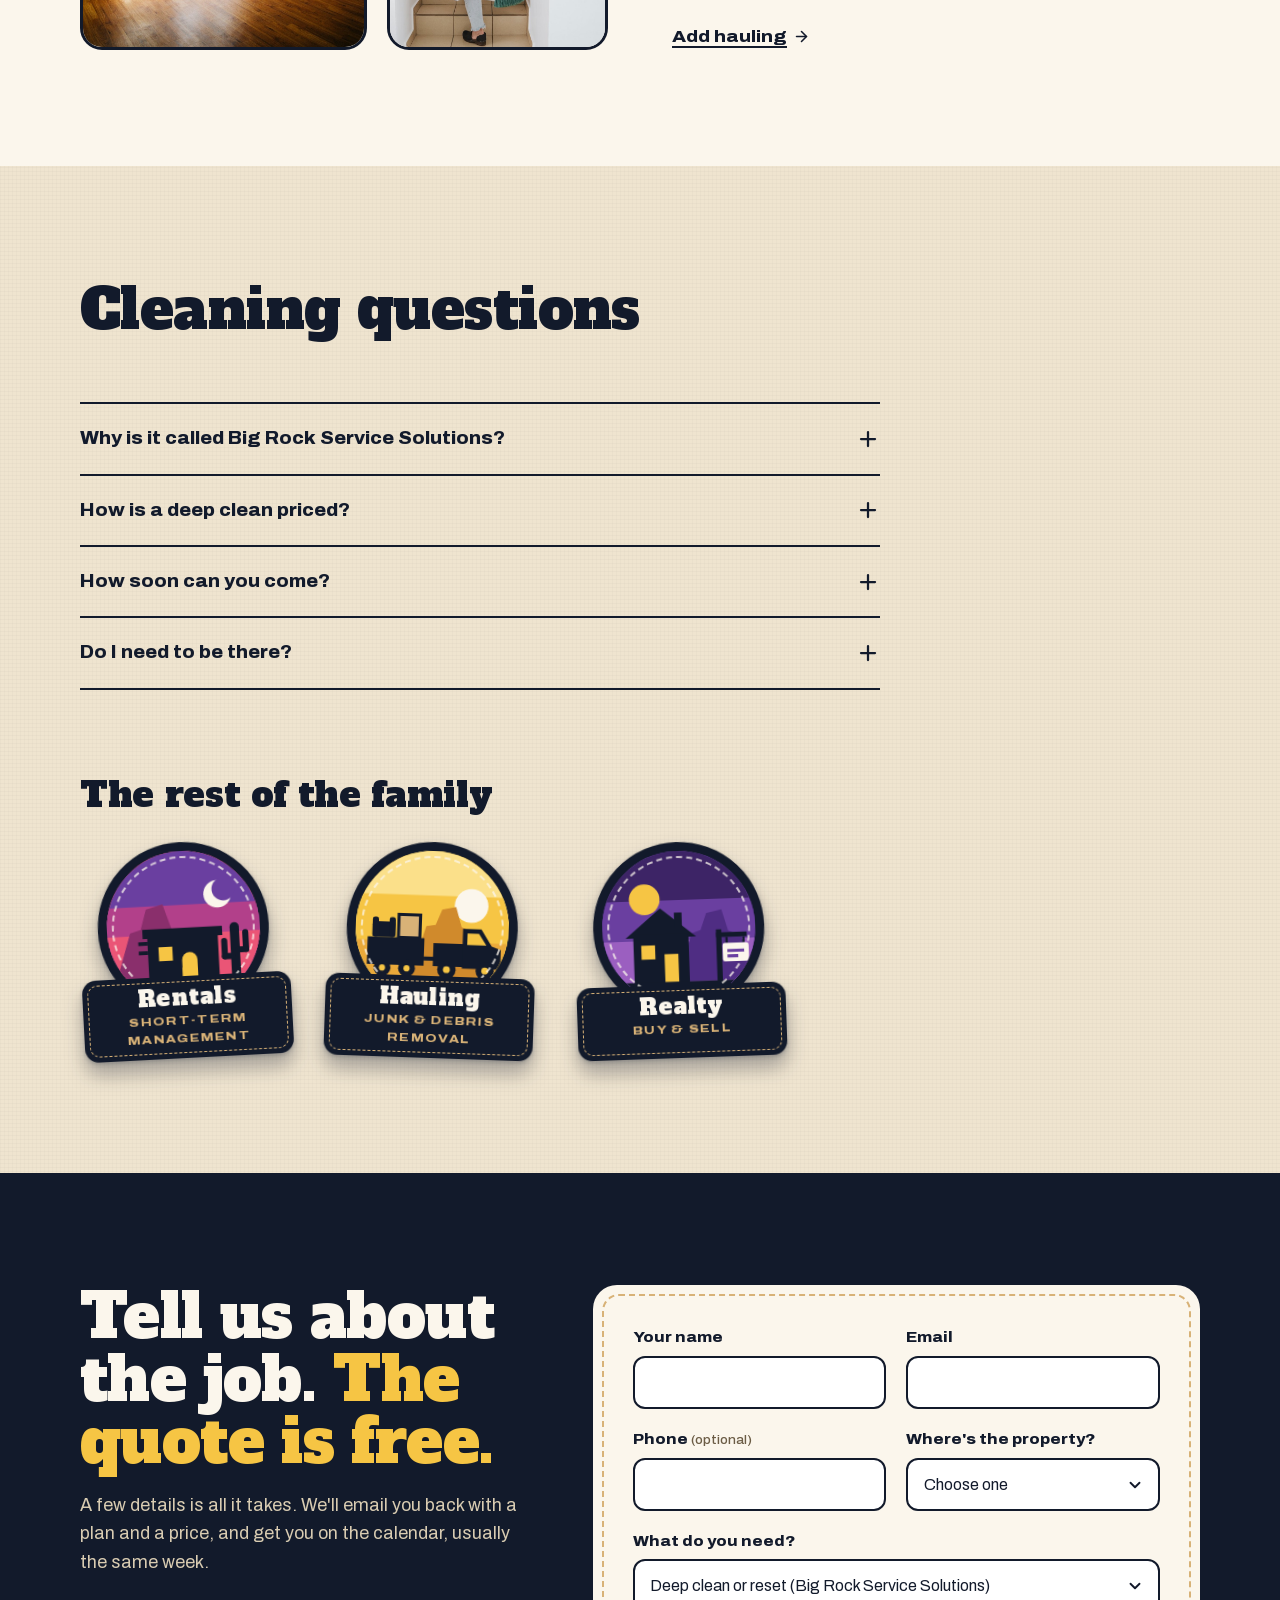
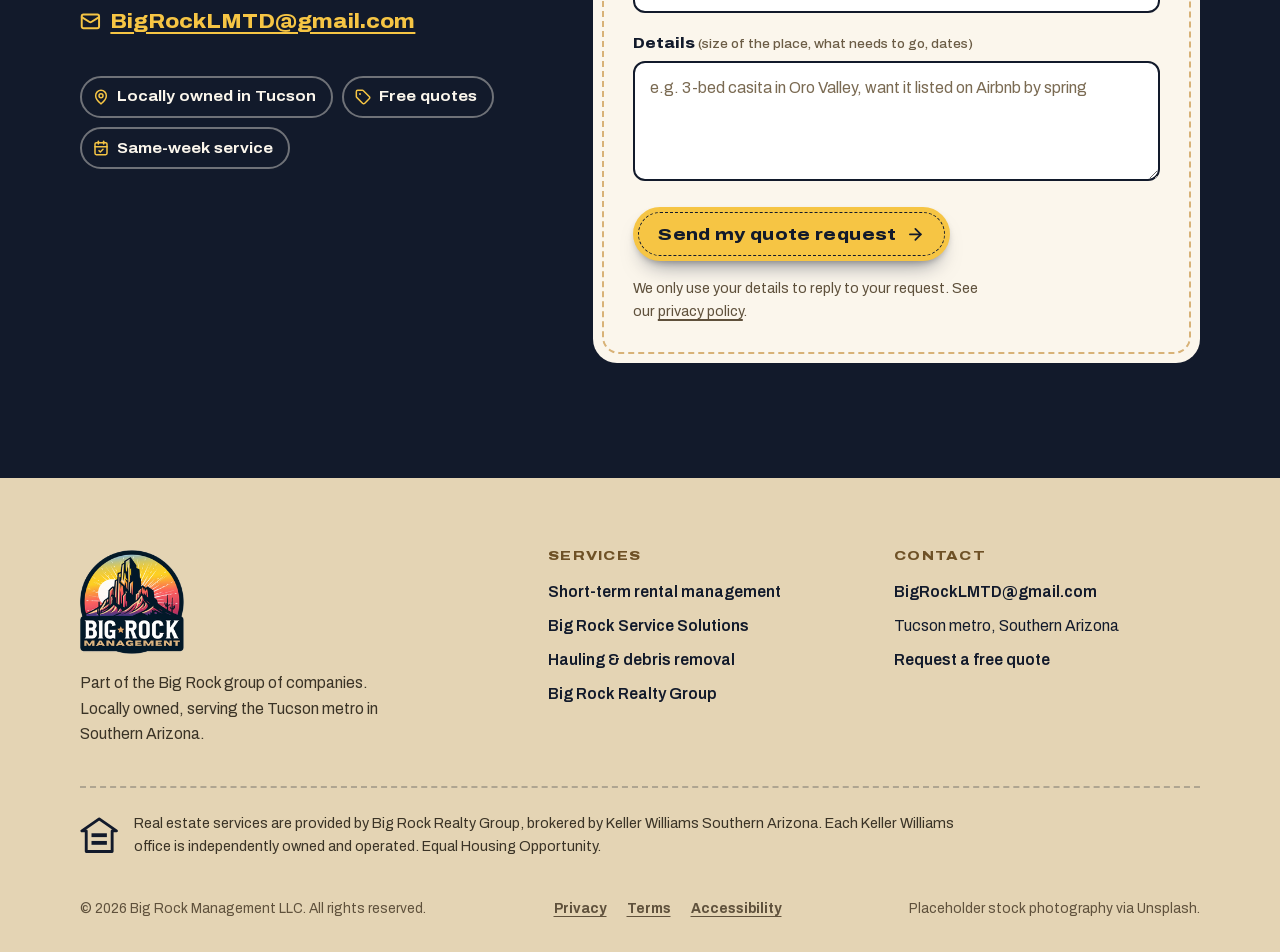
<file: cleaning.html>
<!doctype html>
<html lang="en">
<head>
<meta charset="utf-8">
<meta name="viewport" content="width=device-width, initial-scale=1">

<title>Deep Cleaning & Resets in Tucson | Big Rock Service Solutions</title>
<meta name="description" content="Deep cleans, move-out and pre-listing resets, and rental-ready cleaning across the Tucson metro from Big Rock Service Solutions. Free quotes.">
<link rel="canonical" href="https://bigrockco.com/cleaning.html">
<meta name="theme-color" content="#efe4cf">
<meta property="og:type" content="website">
<meta property="og:title" content="Deep Cleaning & Resets in Tucson | Big Rock Service Solutions">
<meta property="og:description" content="Deep cleans, move-out and pre-listing resets, and rental-ready cleaning across the Tucson metro from Big Rock Service Solutions. Free quotes.">
<meta property="og:url" content="https://bigrockco.com/cleaning.html">
<meta property="og:image" content="https://bigrockco.com/assets/img/og-image.jpg">
<meta name="twitter:card" content="summary_large_image">
<link rel="icon" type="image/png" href="assets/img/favicon-96.png">
<link rel="apple-touch-icon" href="assets/img/logo-180.png">
<link rel="preload" href="assets/fonts/AlfaSlabOne-400-normal.woff2" as="font" type="font/woff2" crossorigin>
<link rel="preload" href="assets/fonts/Archivo-var.woff2" as="font" type="font/woff2" crossorigin>
<link rel="stylesheet" href="styles.css">

</head>
<body class="page-cleaning">
<a class="skip" href="#main">Skip to content</a>
<header class="site-header">
  <div class="wrap">
    <a class="brand" href="./" aria-label="Big Rock Management home">
      <img src="assets/img/logo-180.png" width="52" height="52" alt="">
      <span><b>Big Rock</b><small>Management</small></span>
    </a>
    <button class="nav-toggle" type="button" aria-expanded="false" aria-controls="site-nav" aria-label="Open menu"><svg viewBox="0 0 24 24" fill="none" stroke="currentColor" stroke-width="2.25" stroke-linecap="round" stroke-linejoin="round" aria-hidden="true"><path d="M4 6h16"/><path d="M4 12h16"/><path d="M4 18h16"/></svg></button>
    <nav class="nav" id="site-nav" aria-label="Main">
      <a href="rentals.html">Rentals</a><a href="cleaning.html" aria-current="page">Cleaning</a><a href="hauling.html">Hauling</a><a href="realty.html">Buy &amp; Sell</a>
      <a class="btn btn--small" href="#quote">Free quote</a>
    </nav>
  </div>
</header>
<main id="main">
<section class="page-hero">
  <div class="wrap">
    <div>
      <span class="page-hero__brand label">Big Rock Service Solutions</span>
      <h1>Deep cleans and full resets.</h1>
      <p class="page-hero__lede">The clean you book when a place needs to start over: move-outs, between tenants, before listing, or after a long run of guests.</p>
      <div class="hero__actions">
        <a class="btn" href="#quote">Get a free quote<svg viewBox="0 0 24 24" fill="none" stroke="currentColor" stroke-width="2.25" stroke-linecap="round" stroke-linejoin="round" aria-hidden="true"><path d="M5 12h14"/><path d="m12 5 7 7-7 7"/></svg></a>
        <a class="link-arrow" href="#included">What's included<svg viewBox="0 0 24 24" fill="none" stroke="currentColor" stroke-width="2.25" stroke-linecap="round" stroke-linejoin="round" aria-hidden="true"><path d="M5 12h14"/><path d="m12 5 7 7-7 7"/></svg></a>
      </div>
    </div>
    <div class="patch patch--cleaning" aria-hidden="true"><span class="patch__dome"><svg viewBox="0 0 200 200" aria-hidden="true"><use href="assets/patches.svg#scene-cleaning"/></svg></span><span class="patch__bar"><span class="patch__name">Cleaning</span><span class="patch__sub">Big Rock Service Solutions</span></span></div>
  </div>
</section>

<section class="section" id="included" aria-labelledby="inc-title">
  <div class="wrap">
    <div class="section__intro">
      <h2 id="inc-title">Two kinds of clean</h2>
      <p>Big Rock Service Solutions is the cleaning arm of the Big Rock group.</p>
    </div>
    <div class="included">
      <div>
        <h3>Deep clean</h3>
        <p>Top to bottom, inside and out.</p>
        <ul class="ticks"><li><svg viewBox="0 0 24 24" fill="none" stroke="currentColor" stroke-width="2.25" stroke-linecap="round" stroke-linejoin="round" aria-hidden="true"><path d="M20 6 9 17l-5-5"/></svg><span>Kitchens degreased, inside the oven and fridge</span></li><li><svg viewBox="0 0 24 24" fill="none" stroke="currentColor" stroke-width="2.25" stroke-linecap="round" stroke-linejoin="round" aria-hidden="true"><path d="M20 6 9 17l-5-5"/></svg><span>Bathrooms scrubbed, hard-water spots and all</span></li><li><svg viewBox="0 0 24 24" fill="none" stroke="currentColor" stroke-width="2.25" stroke-linecap="round" stroke-linejoin="round" aria-hidden="true"><path d="M20 6 9 17l-5-5"/></svg><span>Baseboards, doors, switches, and vents</span></li><li><svg viewBox="0 0 24 24" fill="none" stroke="currentColor" stroke-width="2.25" stroke-linecap="round" stroke-linejoin="round" aria-hidden="true"><path d="M20 6 9 17l-5-5"/></svg><span>Desert dust off fans, blinds, and sills</span></li></ul>
      </div>
      <div>
        <h3>Reset</h3>
        <p>Back to day one.</p>
        <ul class="ticks"><li><svg viewBox="0 0 24 24" fill="none" stroke="currentColor" stroke-width="2.25" stroke-linecap="round" stroke-linejoin="round" aria-hidden="true"><path d="M20 6 9 17l-5-5"/></svg><span>Move-out and move-in cleans</span></li><li><svg viewBox="0 0 24 24" fill="none" stroke="currentColor" stroke-width="2.25" stroke-linecap="round" stroke-linejoin="round" aria-hidden="true"><path d="M20 6 9 17l-5-5"/></svg><span>Between-tenant turnovers</span></li><li><svg viewBox="0 0 24 24" fill="none" stroke="currentColor" stroke-width="2.25" stroke-linecap="round" stroke-linejoin="round" aria-hidden="true"><path d="M20 6 9 17l-5-5"/></svg><span>Pre-listing cleans so photos shine</span></li><li><svg viewBox="0 0 24 24" fill="none" stroke="currentColor" stroke-width="2.25" stroke-linecap="round" stroke-linejoin="round" aria-hidden="true"><path d="M20 6 9 17l-5-5"/></svg><span>Post-season resets for rentals</span></li></ul>
      </div>
      <div>
        <h3>Rental-ready</h3>
        <p>For hosts and short-term rentals.</p>
        <ul class="ticks"><li><svg viewBox="0 0 24 24" fill="none" stroke="currentColor" stroke-width="2.25" stroke-linecap="round" stroke-linejoin="round" aria-hidden="true"><path d="M20 6 9 17l-5-5"/></svg><span>Beds made and linens swapped</span></li><li><svg viewBox="0 0 24 24" fill="none" stroke="currentColor" stroke-width="2.25" stroke-linecap="round" stroke-linejoin="round" aria-hidden="true"><path d="M20 6 9 17l-5-5"/></svg><span>Supplies restocked</span></li><li><svg viewBox="0 0 24 24" fill="none" stroke="currentColor" stroke-width="2.25" stroke-linecap="round" stroke-linejoin="round" aria-hidden="true"><path d="M20 6 9 17l-5-5"/></svg><span>Photo-ready staging touches</span></li></ul>
      </div>
    </div>
  </div>
</section>

<section class="section section--cream" aria-labelledby="before-title">
  <div class="wrap split">
    <div class="photo-pair">
      <img src="assets/img/cleaning-empty-room.jpg" width="1400" height="934" alt="Empty, freshly cleaned room with wood floors and big windows" loading="lazy">
      <img src="assets/img/cleaning-caddy.jpg" width="1400" height="934" alt="Cleaner carrying supplies up the stairs" loading="lazy">
    </div>
    <div>
      <h2 id="before-title">Leaving, listing, or starting over?</h2>
      <p>If the reset turns up things that need to go (old furniture, boxes, a garage of leftovers), our hauling crew can take it on the same job.</p>
      <a class="link-arrow" href="hauling.html" style="margin-top:1.5rem">Add hauling<svg viewBox="0 0 24 24" fill="none" stroke="currentColor" stroke-width="2.25" stroke-linecap="round" stroke-linejoin="round" aria-hidden="true"><path d="M5 12h14"/><path d="m12 5 7 7-7 7"/></svg></a>
    </div>
  </div>
</section>

<section class="section" aria-labelledby="cfaq-title">
  <div class="wrap">
    <div class="section__intro"><h2 id="cfaq-title">Cleaning questions</h2></div>
    <div class="faq"><details><summary>Why is it called Big Rock Service Solutions?<svg viewBox="0 0 24 24" fill="none" stroke="currentColor" stroke-width="2.25" stroke-linecap="round" stroke-linejoin="round" aria-hidden="true"><path d="M5 12h14"/><path d="M12 5v14"/></svg></summary><p>It's the Big Rock group's cleaning company. Same family, same email, its own name.</p></details><details><summary>How is a deep clean priced?<svg viewBox="0 0 24 24" fill="none" stroke="currentColor" stroke-width="2.25" stroke-linecap="round" stroke-linejoin="round" aria-hidden="true"><path d="M5 12h14"/><path d="M12 5v14"/></svg></summary><p>By the size of the place and what it needs. Send us the details and we'll email a free quote.</p></details><details><summary>How soon can you come?<svg viewBox="0 0 24 24" fill="none" stroke="currentColor" stroke-width="2.25" stroke-linecap="round" stroke-linejoin="round" aria-hidden="true"><path d="M5 12h14"/><path d="M12 5v14"/></svg></summary><p>Most cleans are scheduled the same week.</p></details><details><summary>Do I need to be there?<svg viewBox="0 0 24 24" fill="none" stroke="currentColor" stroke-width="2.25" stroke-linecap="round" stroke-linejoin="round" aria-hidden="true"><path d="M5 12h14"/><path d="M12 5v14"/></svg></summary><p>Not necessarily. Tell us how to get in when we set up the job.</p></details></div>
    <div class="family-wrap"><h2 class="family-title">The rest of the family</h2><div class="family"><a class="patch patch--rentals" href="rentals.html"><span class="patch__dome"><svg viewBox="0 0 200 200" aria-hidden="true"><use href="assets/patches.svg#scene-rentals"/></svg></span><span class="patch__bar"><span class="patch__name">Rentals</span><span class="patch__sub">Short-term management</span></span></a><a class="patch patch--hauling" href="hauling.html"><span class="patch__dome"><svg viewBox="0 0 200 200" aria-hidden="true"><use href="assets/patches.svg#scene-hauling"/></svg></span><span class="patch__bar"><span class="patch__name">Hauling</span><span class="patch__sub">Junk &amp; debris removal</span></span></a><a class="patch patch--realty" href="realty.html"><span class="patch__dome"><svg viewBox="0 0 200 200" aria-hidden="true"><use href="assets/patches.svg#scene-realty"/></svg></span><span class="patch__bar"><span class="patch__name">Realty</span><span class="patch__sub">Buy &amp; sell</span></span></a></div></div>
  </div>
</section>
</main>
<section class="quote" id="quote" aria-labelledby="quote-title">
  <div class="wrap">
    <div class="quote__side">
      <h2 id="quote-title">Tell us about the job. <em>The quote is free.</em></h2>
      <p>A few details is all it takes. We'll email you back with a plan and a price, and get you on the calendar, usually the same week.</p>
      <a class="quote__email" href="mailto:BigRockLMTD@gmail.com"><svg viewBox="0 0 24 24" fill="none" stroke="currentColor" stroke-width="2.25" stroke-linecap="round" stroke-linejoin="round" aria-hidden="true"><rect width="20" height="16" x="2" y="4" rx="2"/><path d="m22 7-8.97 5.7a1.94 1.94 0 0 1-2.06 0L2 7"/></svg>BigRockLMTD@gmail.com</a>
      <ul class="tags" aria-label="Why Big Rock"><li><svg viewBox="0 0 24 24" fill="none" stroke="currentColor" stroke-width="2.25" stroke-linecap="round" stroke-linejoin="round" aria-hidden="true"><path d="M20 10c0 4.993-5.539 10.193-7.399 11.799a1 1 0 0 1-1.202 0C9.539 20.193 4 14.993 4 10a8 8 0 0 1 16 0"/><circle cx="12" cy="10" r="3"/></svg>Locally owned in Tucson</li><li><svg viewBox="0 0 24 24" fill="none" stroke="currentColor" stroke-width="2.25" stroke-linecap="round" stroke-linejoin="round" aria-hidden="true"><path d="M12.586 2.586A2 2 0 0 0 11.172 2H4a2 2 0 0 0-2 2v7.172a2 2 0 0 0 .586 1.414l8.704 8.704a2.426 2.426 0 0 0 3.42 0l6.58-6.58a2.426 2.426 0 0 0 0-3.42z"/><circle cx="7.5" cy="7.5" r=".5" fill="currentColor"/></svg>Free quotes</li><li><svg viewBox="0 0 24 24" fill="none" stroke="currentColor" stroke-width="2.25" stroke-linecap="round" stroke-linejoin="round" aria-hidden="true"><path d="M8 2v4"/><path d="M16 2v4"/><rect width="18" height="18" x="3" y="4" rx="2"/><path d="M3 10h18"/><path d="m9 16 2 2 4-4"/></svg>Same-week service</li></ul>
    </div>
    <form class="form" action="mailto:BigRockLMTD@gmail.com" method="POST" enctype="text/plain" novalidate>
      <div class="field">
        <label for="q-name">Your name</label>
        <input id="q-name" name="name" autocomplete="name" required>
        <span class="err">Please add your name.</span>
      </div>
      <div class="field">
        <label for="q-email">Email</label>
        <input id="q-email" name="email" type="email" autocomplete="email" required>
        <span class="err">Please add an email we can reply to.</span>
      </div>
      <div class="field">
        <label for="q-phone">Phone <small>(optional)</small></label>
        <input id="q-phone" name="phone" type="tel" autocomplete="tel">
      </div>
      <div class="field">
        <label for="q-area">Where's the property?</label>
        <select id="q-area" name="area" required><option value="" disabled selected>Choose one</option><option>Tucson</option><option>Oro Valley</option><option>Marana</option><option>Vail</option><option>Sahuarita</option><option>Somewhere else nearby</option></select>
        <span class="err">Please pick an area.</span>
      </div>
      <div class="field field--full">
        <label for="q-service">What do you need?</label>
        <select id="q-service" name="service" required><option value="" disabled>Choose one</option><option value="rentals">Short-term rental management</option><option value="cleaning" selected>Deep clean or reset (Big Rock Service Solutions)</option><option value="hauling">Hauling &amp; debris removal</option><option value="realty">Buying or selling a home</option><option value="other">Not sure yet / more than one</option></select>
        <span class="err">Please pick a service.</span>
      </div>
      <div class="field field--full">
        <label for="q-details">Details <small>(size of the place, what needs to go, dates)</small></label>
        <textarea id="q-details" name="details" placeholder="e.g. 3-bed casita in Oro Valley, want it listed on Airbnb by spring"></textarea>
      </div>
      <div class="hp" aria-hidden="true"><label for="q-gotcha">Leave this empty</label><input id="q-gotcha" name="_gotcha" tabindex="-1" autocomplete="off"></div>
      <p class="form__status" role="status" tabindex="-1"></p>
      <div class="form__foot">
        <button class="btn btn--gold" type="submit"><span>Send my quote request</span><svg viewBox="0 0 24 24" fill="none" stroke="currentColor" stroke-width="2.25" stroke-linecap="round" stroke-linejoin="round" aria-hidden="true"><path d="M5 12h14"/><path d="m12 5 7 7-7 7"/></svg></button>
        <p class="form__note">We only use your details to reply to your request. See our <a href="privacy.html">privacy policy</a>.</p>
      </div>
    </form>
  </div>
</section>
<footer class="site-footer">
  <div class="wrap">
    <div class="footer__brand">
      <img src="assets/img/logo-180.png" width="104" height="104" alt="Big Rock Management logo" loading="lazy">
      <p>Part of the Big Rock group of companies. Locally owned, serving the Tucson metro in Southern Arizona.</p>
    </div>
    <div>
      <h2>Services</h2>
      <ul>
        <li><a href="rentals.html">Short-term rental management</a></li>
        <li><a href="cleaning.html">Big Rock Service Solutions</a></li>
        <li><a href="hauling.html">Hauling &amp; debris removal</a></li>
        <li><a href="https://bigrockaz.com" target="_blank" rel="noopener">Big Rock Realty Group</a></li>
      </ul>
    </div>
    <div>
      <h2>Contact</h2>
      <ul>
        <li><a href="mailto:BigRockLMTD@gmail.com">BigRockLMTD@gmail.com</a></li>
        <li>Tucson metro, Southern Arizona</li>
        <li><a href="#quote">Request a free quote</a></li>
      </ul>
    </div>
    <div class="footer__broker">
      <svg class="eho" viewBox="0 0 40 40" role="img" aria-label="Equal Housing Opportunity"><path d="M20 3 2 15.5h4.5V37h27V15.5H38z" fill="none" stroke="currentColor" stroke-width="3" stroke-linejoin="round"/><rect x="12" y="18" width="16" height="4" fill="currentColor"/><rect x="12" y="26" width="16" height="4" fill="currentColor"/></svg>
      <p>Real estate services are provided by Big Rock Realty Group, brokered by Keller Williams Southern Arizona. Each Keller Williams office is independently owned and operated. Equal Housing Opportunity.</p>
    </div>
    <div class="footer__legal">
      <span>&copy; 2026 Big Rock Management LLC. All rights reserved.</span>
      <nav class="footer__links" aria-label="Legal"><a href="privacy.html">Privacy</a><a href="terms.html">Terms</a><a href="accessibility.html">Accessibility</a></nav>
      <span>Placeholder stock photography via Unsplash.</span>
    </div>
  </div>
</footer>
<script src="main.js" defer></script>
</body>
</html>
</file>
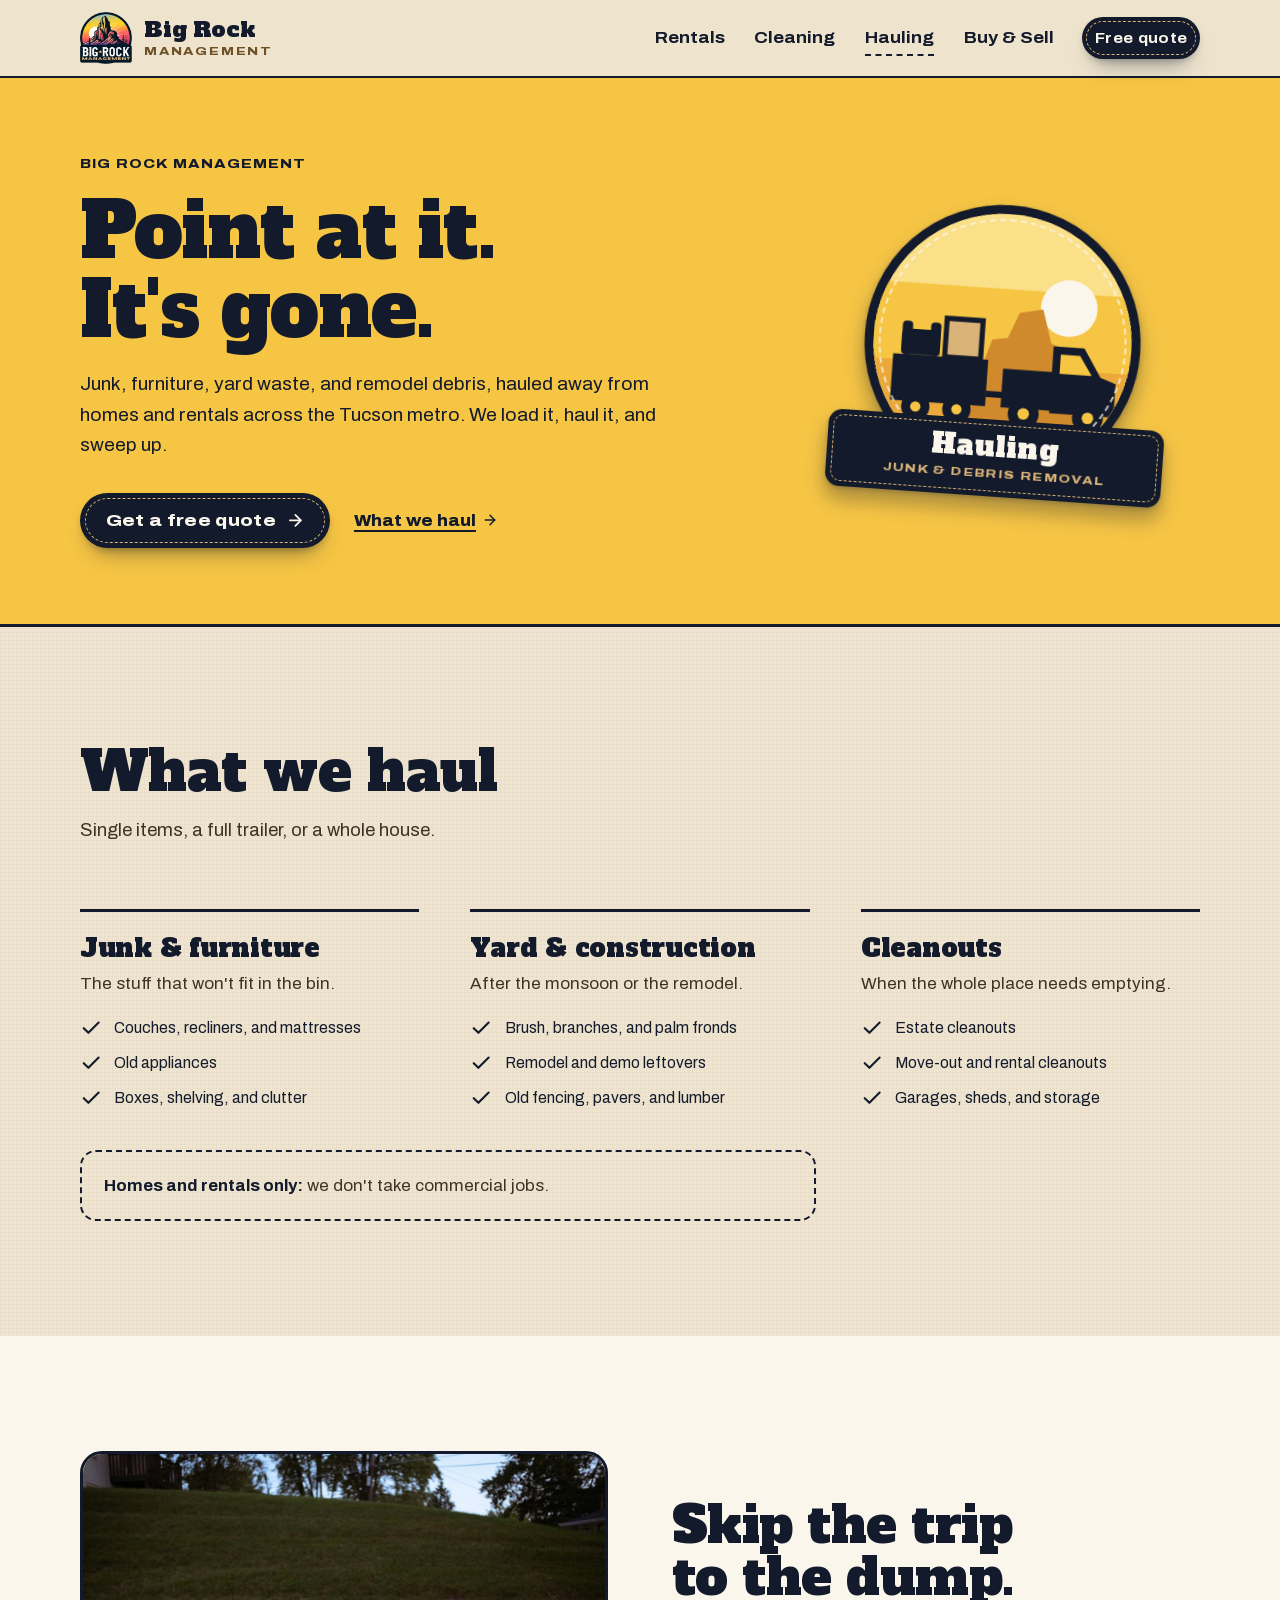
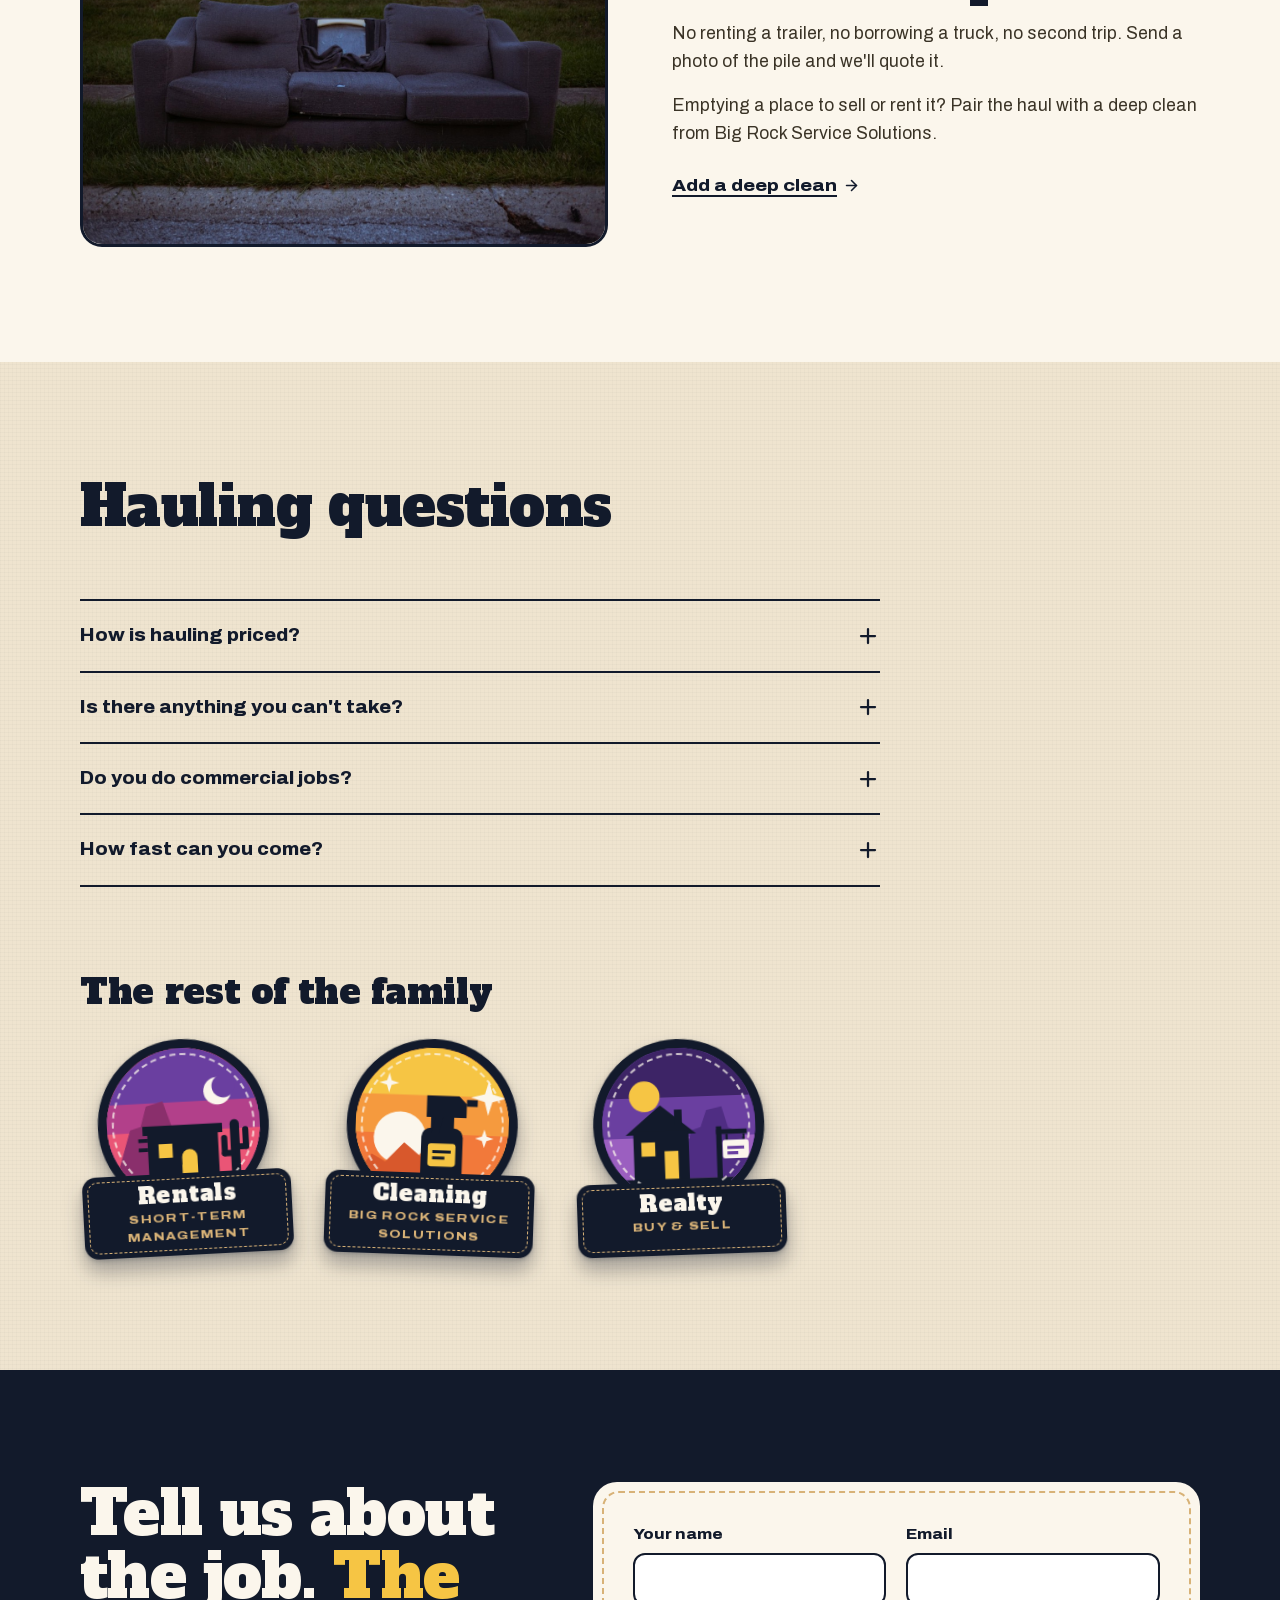
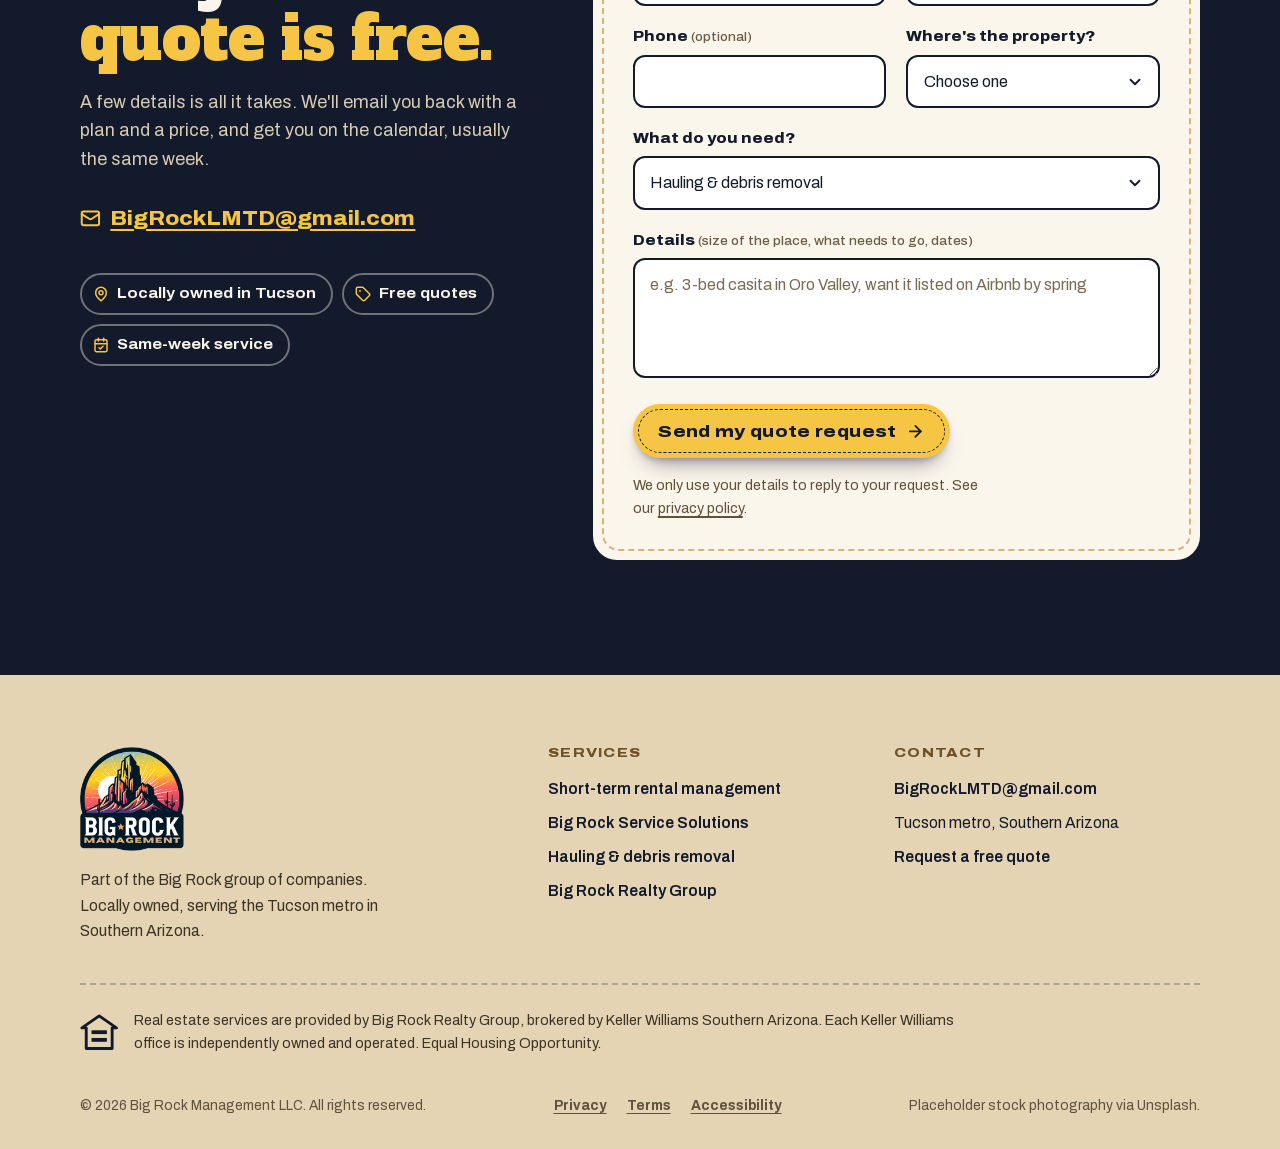
<file: hauling.html>
<!doctype html>
<html lang="en">
<head>
<meta charset="utf-8">
<meta name="viewport" content="width=device-width, initial-scale=1">

<title>Junk Removal & Debris Hauling in Tucson | Big Rock Management</title>
<meta name="description" content="Junk and furniture removal, yard and construction debris hauling, and estate and move-out cleanouts across the Tucson metro. Free quotes.">
<link rel="canonical" href="https://bigrockco.com/hauling.html">
<meta name="theme-color" content="#efe4cf">
<meta property="og:type" content="website">
<meta property="og:title" content="Junk Removal & Debris Hauling in Tucson | Big Rock Management">
<meta property="og:description" content="Junk and furniture removal, yard and construction debris hauling, and estate and move-out cleanouts across the Tucson metro. Free quotes.">
<meta property="og:url" content="https://bigrockco.com/hauling.html">
<meta property="og:image" content="https://bigrockco.com/assets/img/og-image.jpg">
<meta name="twitter:card" content="summary_large_image">
<link rel="icon" type="image/png" href="assets/img/favicon-96.png">
<link rel="apple-touch-icon" href="assets/img/logo-180.png">
<link rel="preload" href="assets/fonts/AlfaSlabOne-400-normal.woff2" as="font" type="font/woff2" crossorigin>
<link rel="preload" href="assets/fonts/Archivo-var.woff2" as="font" type="font/woff2" crossorigin>
<link rel="stylesheet" href="styles.css">

</head>
<body class="page-hauling">
<a class="skip" href="#main">Skip to content</a>
<header class="site-header">
  <div class="wrap">
    <a class="brand" href="./" aria-label="Big Rock Management home">
      <img src="assets/img/logo-180.png" width="52" height="52" alt="">
      <span><b>Big Rock</b><small>Management</small></span>
    </a>
    <button class="nav-toggle" type="button" aria-expanded="false" aria-controls="site-nav" aria-label="Open menu"><svg viewBox="0 0 24 24" fill="none" stroke="currentColor" stroke-width="2.25" stroke-linecap="round" stroke-linejoin="round" aria-hidden="true"><path d="M4 6h16"/><path d="M4 12h16"/><path d="M4 18h16"/></svg></button>
    <nav class="nav" id="site-nav" aria-label="Main">
      <a href="rentals.html">Rentals</a><a href="cleaning.html">Cleaning</a><a href="hauling.html" aria-current="page">Hauling</a><a href="realty.html">Buy &amp; Sell</a>
      <a class="btn btn--small" href="#quote">Free quote</a>
    </nav>
  </div>
</header>
<main id="main">
<section class="page-hero">
  <div class="wrap">
    <div>
      <span class="page-hero__brand label">Big Rock Management</span>
      <h1>Point at it. It's gone.</h1>
      <p class="page-hero__lede">Junk, furniture, yard waste, and remodel debris, hauled away from homes and rentals across the Tucson metro. We load it, haul it, and sweep up.</p>
      <div class="hero__actions">
        <a class="btn" href="#quote">Get a free quote<svg viewBox="0 0 24 24" fill="none" stroke="currentColor" stroke-width="2.25" stroke-linecap="round" stroke-linejoin="round" aria-hidden="true"><path d="M5 12h14"/><path d="m12 5 7 7-7 7"/></svg></a>
        <a class="link-arrow" href="#included">What we haul<svg viewBox="0 0 24 24" fill="none" stroke="currentColor" stroke-width="2.25" stroke-linecap="round" stroke-linejoin="round" aria-hidden="true"><path d="M5 12h14"/><path d="m12 5 7 7-7 7"/></svg></a>
      </div>
    </div>
    <div class="patch patch--hauling" aria-hidden="true"><span class="patch__dome"><svg viewBox="0 0 200 200" aria-hidden="true"><use href="assets/patches.svg#scene-hauling"/></svg></span><span class="patch__bar"><span class="patch__name">Hauling</span><span class="patch__sub">Junk &amp; debris removal</span></span></div>
  </div>
</section>

<section class="section" id="included" aria-labelledby="inc-title">
  <div class="wrap">
    <div class="section__intro">
      <h2 id="inc-title">What we haul</h2>
      <p>Single items, a full trailer, or a whole house.</p>
    </div>
    <div class="included">
      <div>
        <h3>Junk &amp; furniture</h3>
        <p>The stuff that won't fit in the bin.</p>
        <ul class="ticks"><li><svg viewBox="0 0 24 24" fill="none" stroke="currentColor" stroke-width="2.25" stroke-linecap="round" stroke-linejoin="round" aria-hidden="true"><path d="M20 6 9 17l-5-5"/></svg><span>Couches, recliners, and mattresses</span></li><li><svg viewBox="0 0 24 24" fill="none" stroke="currentColor" stroke-width="2.25" stroke-linecap="round" stroke-linejoin="round" aria-hidden="true"><path d="M20 6 9 17l-5-5"/></svg><span>Old appliances</span></li><li><svg viewBox="0 0 24 24" fill="none" stroke="currentColor" stroke-width="2.25" stroke-linecap="round" stroke-linejoin="round" aria-hidden="true"><path d="M20 6 9 17l-5-5"/></svg><span>Boxes, shelving, and clutter</span></li></ul>
      </div>
      <div>
        <h3>Yard &amp; construction</h3>
        <p>After the monsoon or the remodel.</p>
        <ul class="ticks"><li><svg viewBox="0 0 24 24" fill="none" stroke="currentColor" stroke-width="2.25" stroke-linecap="round" stroke-linejoin="round" aria-hidden="true"><path d="M20 6 9 17l-5-5"/></svg><span>Brush, branches, and palm fronds</span></li><li><svg viewBox="0 0 24 24" fill="none" stroke="currentColor" stroke-width="2.25" stroke-linecap="round" stroke-linejoin="round" aria-hidden="true"><path d="M20 6 9 17l-5-5"/></svg><span>Remodel and demo leftovers</span></li><li><svg viewBox="0 0 24 24" fill="none" stroke="currentColor" stroke-width="2.25" stroke-linecap="round" stroke-linejoin="round" aria-hidden="true"><path d="M20 6 9 17l-5-5"/></svg><span>Old fencing, pavers, and lumber</span></li></ul>
      </div>
      <div>
        <h3>Cleanouts</h3>
        <p>When the whole place needs emptying.</p>
        <ul class="ticks"><li><svg viewBox="0 0 24 24" fill="none" stroke="currentColor" stroke-width="2.25" stroke-linecap="round" stroke-linejoin="round" aria-hidden="true"><path d="M20 6 9 17l-5-5"/></svg><span>Estate cleanouts</span></li><li><svg viewBox="0 0 24 24" fill="none" stroke="currentColor" stroke-width="2.25" stroke-linecap="round" stroke-linejoin="round" aria-hidden="true"><path d="M20 6 9 17l-5-5"/></svg><span>Move-out and rental cleanouts</span></li><li><svg viewBox="0 0 24 24" fill="none" stroke="currentColor" stroke-width="2.25" stroke-linecap="round" stroke-linejoin="round" aria-hidden="true"><path d="M20 6 9 17l-5-5"/></svg><span>Garages, sheds, and storage</span></li></ul>
      </div>
    </div>
    <p class="not-offered"><b>Homes and rentals only:</b> we don't take commercial jobs.</p>
  </div>
</section>

<section class="section section--cream" aria-labelledby="curb-title">
  <div class="wrap split">
    <img src="assets/img/hauling-couch.jpg" width="1400" height="934" alt="Old gray couch left out by the curb" loading="lazy">
    <div>
      <h2 id="curb-title">Skip the trip to the dump.</h2>
      <p>No renting a trailer, no borrowing a truck, no second trip. Send a photo of the pile and we'll quote it.</p>
      <p>Emptying a place to sell or rent it? Pair the haul with a deep clean from Big Rock Service Solutions.</p>
      <a class="link-arrow" href="cleaning.html" style="margin-top:1.5rem">Add a deep clean<svg viewBox="0 0 24 24" fill="none" stroke="currentColor" stroke-width="2.25" stroke-linecap="round" stroke-linejoin="round" aria-hidden="true"><path d="M5 12h14"/><path d="m12 5 7 7-7 7"/></svg></a>
    </div>
  </div>
</section>

<section class="section" aria-labelledby="hfaq-title">
  <div class="wrap">
    <div class="section__intro"><h2 id="hfaq-title">Hauling questions</h2></div>
    <div class="faq"><details><summary>How is hauling priced?<svg viewBox="0 0 24 24" fill="none" stroke="currentColor" stroke-width="2.25" stroke-linecap="round" stroke-linejoin="round" aria-hidden="true"><path d="M5 12h14"/><path d="M12 5v14"/></svg></summary><p>By how much there is and what it is. A photo makes it easy: send one and we'll email a free quote.</p></details><details><summary>Is there anything you can't take?<svg viewBox="0 0 24 24" fill="none" stroke="currentColor" stroke-width="2.25" stroke-linecap="round" stroke-linejoin="round" aria-hidden="true"><path d="M5 12h14"/><path d="M12 5v14"/></svg></summary><p>Some items, like chemicals and other hazardous waste, need special disposal. Ask us about anything unusual.</p></details><details><summary>Do you do commercial jobs?<svg viewBox="0 0 24 24" fill="none" stroke="currentColor" stroke-width="2.25" stroke-linecap="round" stroke-linejoin="round" aria-hidden="true"><path d="M5 12h14"/><path d="M12 5v14"/></svg></summary><p>No. We haul for homeowners, landlords, and rental owners.</p></details><details><summary>How fast can you come?<svg viewBox="0 0 24 24" fill="none" stroke="currentColor" stroke-width="2.25" stroke-linecap="round" stroke-linejoin="round" aria-hidden="true"><path d="M5 12h14"/><path d="M12 5v14"/></svg></summary><p>Most hauls are scheduled the same week.</p></details></div>
    <div class="family-wrap"><h2 class="family-title">The rest of the family</h2><div class="family"><a class="patch patch--rentals" href="rentals.html"><span class="patch__dome"><svg viewBox="0 0 200 200" aria-hidden="true"><use href="assets/patches.svg#scene-rentals"/></svg></span><span class="patch__bar"><span class="patch__name">Rentals</span><span class="patch__sub">Short-term management</span></span></a><a class="patch patch--cleaning" href="cleaning.html"><span class="patch__dome"><svg viewBox="0 0 200 200" aria-hidden="true"><use href="assets/patches.svg#scene-cleaning"/></svg></span><span class="patch__bar"><span class="patch__name">Cleaning</span><span class="patch__sub">Big Rock Service Solutions</span></span></a><a class="patch patch--realty" href="realty.html"><span class="patch__dome"><svg viewBox="0 0 200 200" aria-hidden="true"><use href="assets/patches.svg#scene-realty"/></svg></span><span class="patch__bar"><span class="patch__name">Realty</span><span class="patch__sub">Buy &amp; sell</span></span></a></div></div>
  </div>
</section>
</main>
<section class="quote" id="quote" aria-labelledby="quote-title">
  <div class="wrap">
    <div class="quote__side">
      <h2 id="quote-title">Tell us about the job. <em>The quote is free.</em></h2>
      <p>A few details is all it takes. We'll email you back with a plan and a price, and get you on the calendar, usually the same week.</p>
      <a class="quote__email" href="mailto:BigRockLMTD@gmail.com"><svg viewBox="0 0 24 24" fill="none" stroke="currentColor" stroke-width="2.25" stroke-linecap="round" stroke-linejoin="round" aria-hidden="true"><rect width="20" height="16" x="2" y="4" rx="2"/><path d="m22 7-8.97 5.7a1.94 1.94 0 0 1-2.06 0L2 7"/></svg>BigRockLMTD@gmail.com</a>
      <ul class="tags" aria-label="Why Big Rock"><li><svg viewBox="0 0 24 24" fill="none" stroke="currentColor" stroke-width="2.25" stroke-linecap="round" stroke-linejoin="round" aria-hidden="true"><path d="M20 10c0 4.993-5.539 10.193-7.399 11.799a1 1 0 0 1-1.202 0C9.539 20.193 4 14.993 4 10a8 8 0 0 1 16 0"/><circle cx="12" cy="10" r="3"/></svg>Locally owned in Tucson</li><li><svg viewBox="0 0 24 24" fill="none" stroke="currentColor" stroke-width="2.25" stroke-linecap="round" stroke-linejoin="round" aria-hidden="true"><path d="M12.586 2.586A2 2 0 0 0 11.172 2H4a2 2 0 0 0-2 2v7.172a2 2 0 0 0 .586 1.414l8.704 8.704a2.426 2.426 0 0 0 3.42 0l6.58-6.58a2.426 2.426 0 0 0 0-3.42z"/><circle cx="7.5" cy="7.5" r=".5" fill="currentColor"/></svg>Free quotes</li><li><svg viewBox="0 0 24 24" fill="none" stroke="currentColor" stroke-width="2.25" stroke-linecap="round" stroke-linejoin="round" aria-hidden="true"><path d="M8 2v4"/><path d="M16 2v4"/><rect width="18" height="18" x="3" y="4" rx="2"/><path d="M3 10h18"/><path d="m9 16 2 2 4-4"/></svg>Same-week service</li></ul>
    </div>
    <form class="form" action="mailto:BigRockLMTD@gmail.com" method="POST" enctype="text/plain" novalidate>
      <div class="field">
        <label for="q-name">Your name</label>
        <input id="q-name" name="name" autocomplete="name" required>
        <span class="err">Please add your name.</span>
      </div>
      <div class="field">
        <label for="q-email">Email</label>
        <input id="q-email" name="email" type="email" autocomplete="email" required>
        <span class="err">Please add an email we can reply to.</span>
      </div>
      <div class="field">
        <label for="q-phone">Phone <small>(optional)</small></label>
        <input id="q-phone" name="phone" type="tel" autocomplete="tel">
      </div>
      <div class="field">
        <label for="q-area">Where's the property?</label>
        <select id="q-area" name="area" required><option value="" disabled selected>Choose one</option><option>Tucson</option><option>Oro Valley</option><option>Marana</option><option>Vail</option><option>Sahuarita</option><option>Somewhere else nearby</option></select>
        <span class="err">Please pick an area.</span>
      </div>
      <div class="field field--full">
        <label for="q-service">What do you need?</label>
        <select id="q-service" name="service" required><option value="" disabled>Choose one</option><option value="rentals">Short-term rental management</option><option value="cleaning">Deep clean or reset (Big Rock Service Solutions)</option><option value="hauling" selected>Hauling &amp; debris removal</option><option value="realty">Buying or selling a home</option><option value="other">Not sure yet / more than one</option></select>
        <span class="err">Please pick a service.</span>
      </div>
      <div class="field field--full">
        <label for="q-details">Details <small>(size of the place, what needs to go, dates)</small></label>
        <textarea id="q-details" name="details" placeholder="e.g. 3-bed casita in Oro Valley, want it listed on Airbnb by spring"></textarea>
      </div>
      <div class="hp" aria-hidden="true"><label for="q-gotcha">Leave this empty</label><input id="q-gotcha" name="_gotcha" tabindex="-1" autocomplete="off"></div>
      <p class="form__status" role="status" tabindex="-1"></p>
      <div class="form__foot">
        <button class="btn btn--gold" type="submit"><span>Send my quote request</span><svg viewBox="0 0 24 24" fill="none" stroke="currentColor" stroke-width="2.25" stroke-linecap="round" stroke-linejoin="round" aria-hidden="true"><path d="M5 12h14"/><path d="m12 5 7 7-7 7"/></svg></button>
        <p class="form__note">We only use your details to reply to your request. See our <a href="privacy.html">privacy policy</a>.</p>
      </div>
    </form>
  </div>
</section>
<footer class="site-footer">
  <div class="wrap">
    <div class="footer__brand">
      <img src="assets/img/logo-180.png" width="104" height="104" alt="Big Rock Management logo" loading="lazy">
      <p>Part of the Big Rock group of companies. Locally owned, serving the Tucson metro in Southern Arizona.</p>
    </div>
    <div>
      <h2>Services</h2>
      <ul>
        <li><a href="rentals.html">Short-term rental management</a></li>
        <li><a href="cleaning.html">Big Rock Service Solutions</a></li>
        <li><a href="hauling.html">Hauling &amp; debris removal</a></li>
        <li><a href="https://bigrockaz.com" target="_blank" rel="noopener">Big Rock Realty Group</a></li>
      </ul>
    </div>
    <div>
      <h2>Contact</h2>
      <ul>
        <li><a href="mailto:BigRockLMTD@gmail.com">BigRockLMTD@gmail.com</a></li>
        <li>Tucson metro, Southern Arizona</li>
        <li><a href="#quote">Request a free quote</a></li>
      </ul>
    </div>
    <div class="footer__broker">
      <svg class="eho" viewBox="0 0 40 40" role="img" aria-label="Equal Housing Opportunity"><path d="M20 3 2 15.5h4.5V37h27V15.5H38z" fill="none" stroke="currentColor" stroke-width="3" stroke-linejoin="round"/><rect x="12" y="18" width="16" height="4" fill="currentColor"/><rect x="12" y="26" width="16" height="4" fill="currentColor"/></svg>
      <p>Real estate services are provided by Big Rock Realty Group, brokered by Keller Williams Southern Arizona. Each Keller Williams office is independently owned and operated. Equal Housing Opportunity.</p>
    </div>
    <div class="footer__legal">
      <span>&copy; 2026 Big Rock Management LLC. All rights reserved.</span>
      <nav class="footer__links" aria-label="Legal"><a href="privacy.html">Privacy</a><a href="terms.html">Terms</a><a href="accessibility.html">Accessibility</a></nav>
      <span>Placeholder stock photography via Unsplash.</span>
    </div>
  </div>
</footer>
<script src="main.js" defer></script>
</body>
</html>
</file>
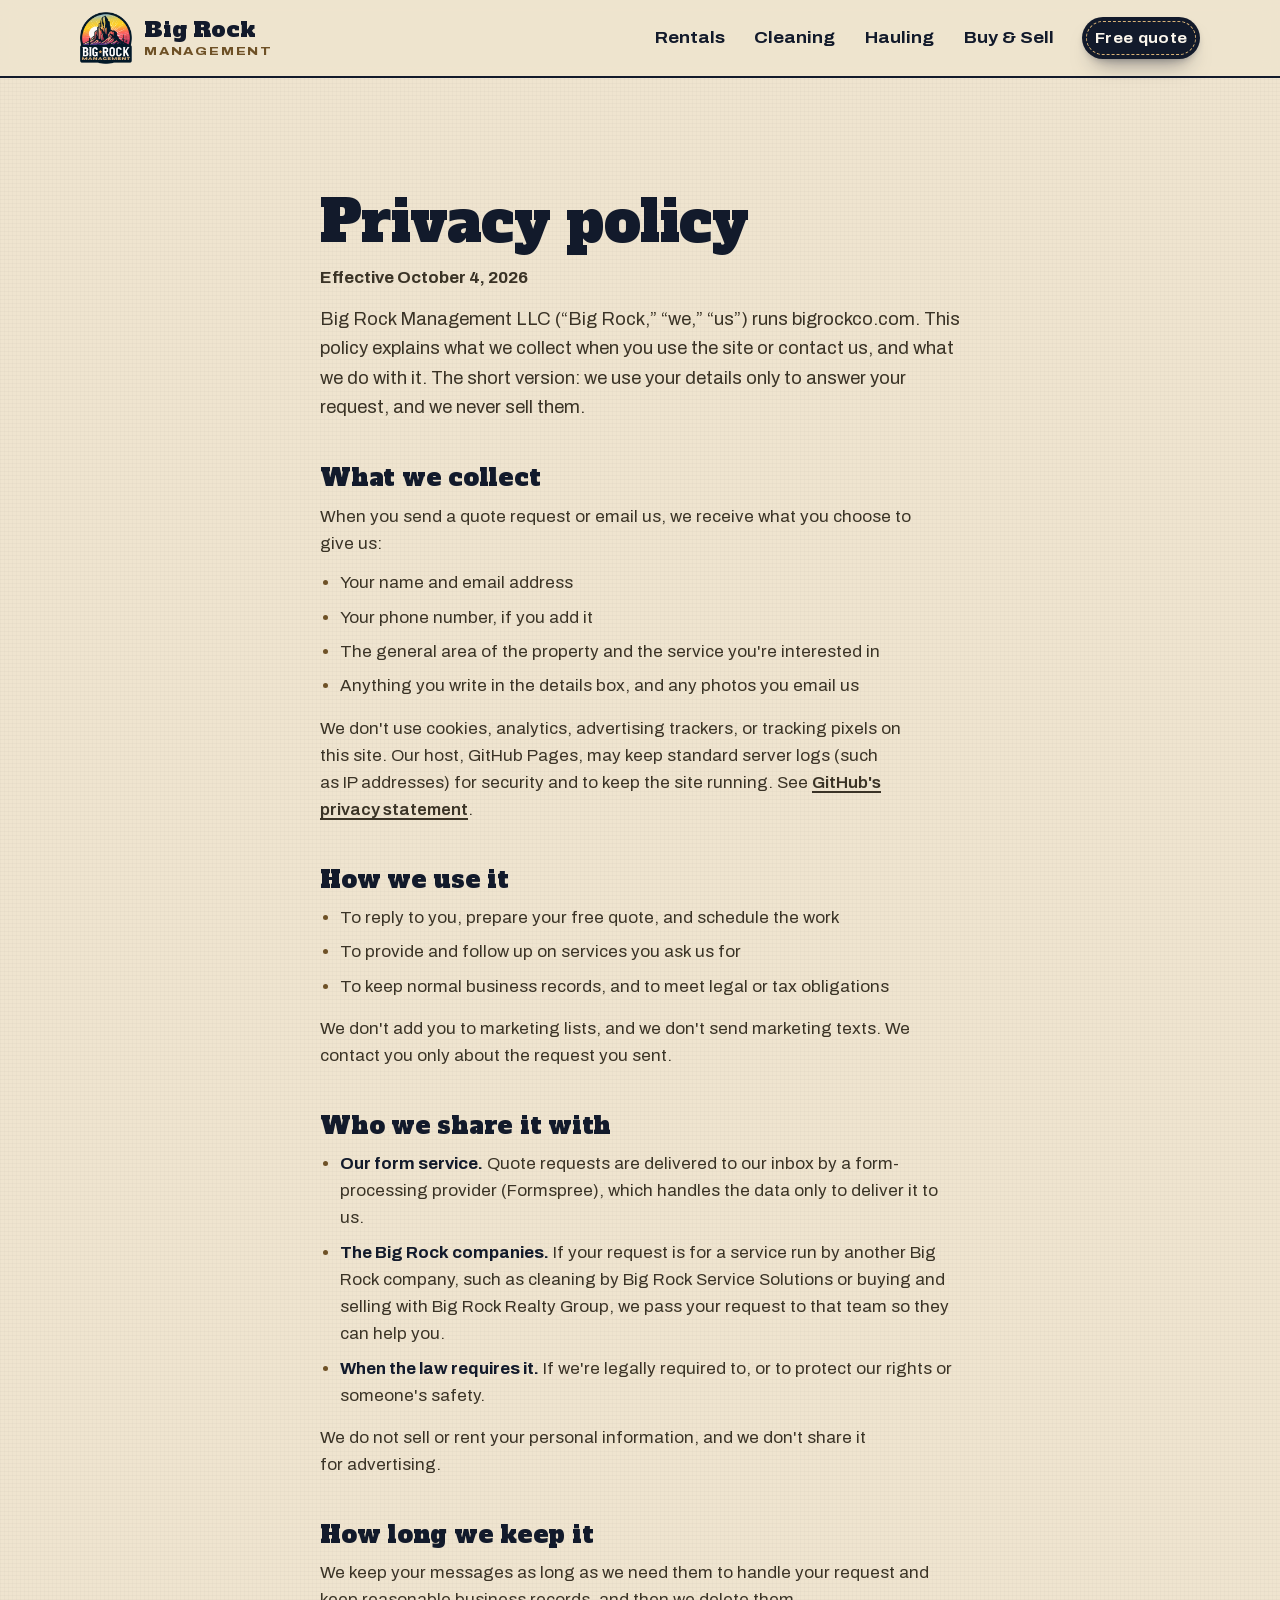
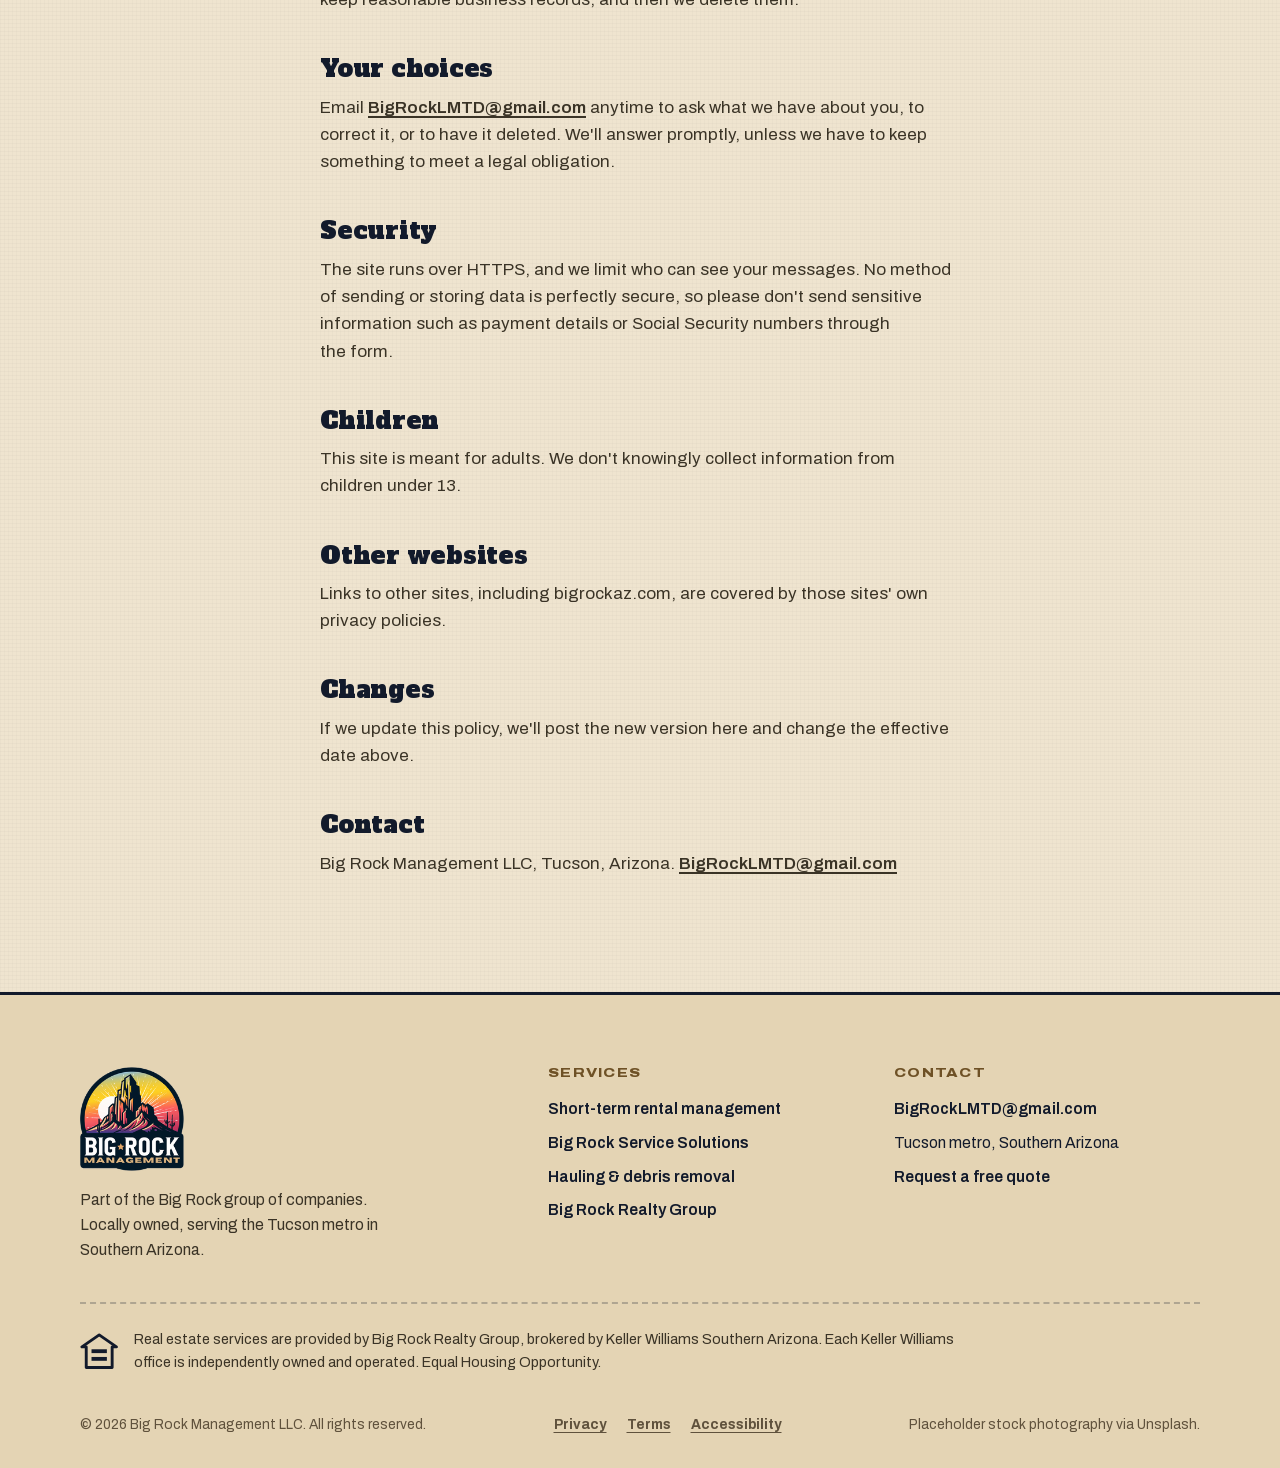
<file: privacy.html>
<!doctype html>
<html lang="en">
<head>
<meta charset="utf-8">
<meta name="viewport" content="width=device-width, initial-scale=1">

<title>Privacy Policy | Big Rock Management</title>
<meta name="description" content="How Big Rock Management collects, uses, and protects the information you share with us.">
<link rel="canonical" href="https://bigrockco.com/privacy.html">
<meta name="theme-color" content="#efe4cf">
<meta property="og:type" content="website">
<meta property="og:title" content="Privacy Policy | Big Rock Management">
<meta property="og:description" content="How Big Rock Management collects, uses, and protects the information you share with us.">
<meta property="og:url" content="https://bigrockco.com/privacy.html">
<meta property="og:image" content="https://bigrockco.com/assets/img/og-image.jpg">
<meta name="twitter:card" content="summary_large_image">
<link rel="icon" type="image/png" href="assets/img/favicon-96.png">
<link rel="apple-touch-icon" href="assets/img/logo-180.png">
<link rel="preload" href="assets/fonts/AlfaSlabOne-400-normal.woff2" as="font" type="font/woff2" crossorigin>
<link rel="preload" href="assets/fonts/Archivo-var.woff2" as="font" type="font/woff2" crossorigin>
<link rel="stylesheet" href="styles.css">

</head>
<body class="page-legal">
<a class="skip" href="#main">Skip to content</a>
<header class="site-header">
  <div class="wrap">
    <a class="brand" href="./" aria-label="Big Rock Management home">
      <img src="assets/img/logo-180.png" width="52" height="52" alt="">
      <span><b>Big Rock</b><small>Management</small></span>
    </a>
    <button class="nav-toggle" type="button" aria-expanded="false" aria-controls="site-nav" aria-label="Open menu"><svg viewBox="0 0 24 24" fill="none" stroke="currentColor" stroke-width="2.25" stroke-linecap="round" stroke-linejoin="round" aria-hidden="true"><path d="M4 6h16"/><path d="M4 12h16"/><path d="M4 18h16"/></svg></button>
    <nav class="nav" id="site-nav" aria-label="Main">
      <a href="rentals.html">Rentals</a><a href="cleaning.html">Cleaning</a><a href="hauling.html">Hauling</a><a href="realty.html">Buy &amp; Sell</a>
      <a class="btn btn--small" href="./#quote">Free quote</a>
    </nav>
  </div>
</header>
<main id="main">
<section class="section legal">
  <div class="wrap">
    <h1>Privacy policy</h1>
    <p class="legal__meta">Effective October 4, 2026</p>
    <p class="legal__intro">Big Rock Management LLC (&ldquo;Big Rock,&rdquo; &ldquo;we,&rdquo; &ldquo;us&rdquo;) runs bigrockco.com. This policy explains what we collect when you use the site or contact us, and what we do with it. The short version: we use your details only to answer your request, and we never sell them.</p>
    <h2>What we collect</h2>
    <p>When you send a quote request or email us, we receive what you choose to give us:</p>
    <ul>
      <li>Your name and email address</li>
      <li>Your phone number, if you add it</li>
      <li>The general area of the property and the service you're interested in</li>
      <li>Anything you write in the details box, and any photos you email us</li>
    </ul>
    <p>We don't use cookies, analytics, advertising trackers, or tracking pixels on this site. Our host, GitHub Pages, may keep standard server logs (such as IP addresses) for security and to keep the site running. See <a href="https://docs.github.com/en/site-policy/privacy-policies/github-general-privacy-statement" target="_blank" rel="noopener">GitHub's privacy statement</a>.</p>

    <h2>How we use it</h2>
    <ul>
      <li>To reply to you, prepare your free quote, and schedule the work</li>
      <li>To provide and follow up on services you ask us for</li>
      <li>To keep normal business records, and to meet legal or tax obligations</li>
    </ul>
    <p>We don't add you to marketing lists, and we don't send marketing texts. We contact you only about the request you sent.</p>

    <h2>Who we share it with</h2>
    <ul>
      <li><b>Our form service.</b> Quote requests are delivered to our inbox by a form-processing provider (Formspree), which handles the data only to deliver it to us.</li>
      <li><b>The Big Rock companies.</b> If your request is for a service run by another Big Rock company, such as cleaning by Big Rock Service Solutions or buying and selling with Big Rock Realty Group, we pass your request to that team so they can help you.</li>
      <li><b>When the law requires it.</b> If we're legally required to, or to protect our rights or someone's safety.</li>
    </ul>
    <p>We do not sell or rent your personal information, and we don't share it for advertising.</p>

    <h2>How long we keep it</h2>
    <p>We keep your messages as long as we need them to handle your request and keep reasonable business records, and then we delete them.</p>

    <h2>Your choices</h2>
    <p>Email <a href="mailto:BigRockLMTD@gmail.com">BigRockLMTD@gmail.com</a> anytime to ask what we have about you, to correct it, or to have it deleted. We'll answer promptly, unless we have to keep something to meet a legal obligation.</p>

    <h2>Security</h2>
    <p>The site runs over HTTPS, and we limit who can see your messages. No method of sending or storing data is perfectly secure, so please don't send sensitive information such as payment details or Social Security numbers through the form.</p>

    <h2>Children</h2>
    <p>This site is meant for adults. We don't knowingly collect information from children under 13.</p>

    <h2>Other websites</h2>
    <p>Links to other sites, including bigrockaz.com, are covered by those sites' own privacy policies.</p>

    <h2>Changes</h2>
    <p>If we update this policy, we'll post the new version here and change the effective date above.</p>

    <h2>Contact</h2>
    <p>Big Rock Management LLC, Tucson, Arizona. <a href="mailto:BigRockLMTD@gmail.com">BigRockLMTD@gmail.com</a></p>
  </div>
</section>
</main>

<footer class="site-footer">
  <div class="wrap">
    <div class="footer__brand">
      <img src="assets/img/logo-180.png" width="104" height="104" alt="Big Rock Management logo" loading="lazy">
      <p>Part of the Big Rock group of companies. Locally owned, serving the Tucson metro in Southern Arizona.</p>
    </div>
    <div>
      <h2>Services</h2>
      <ul>
        <li><a href="rentals.html">Short-term rental management</a></li>
        <li><a href="cleaning.html">Big Rock Service Solutions</a></li>
        <li><a href="hauling.html">Hauling &amp; debris removal</a></li>
        <li><a href="https://bigrockaz.com" target="_blank" rel="noopener">Big Rock Realty Group</a></li>
      </ul>
    </div>
    <div>
      <h2>Contact</h2>
      <ul>
        <li><a href="mailto:BigRockLMTD@gmail.com">BigRockLMTD@gmail.com</a></li>
        <li>Tucson metro, Southern Arizona</li>
        <li><a href="./#quote">Request a free quote</a></li>
      </ul>
    </div>
    <div class="footer__broker">
      <svg class="eho" viewBox="0 0 40 40" role="img" aria-label="Equal Housing Opportunity"><path d="M20 3 2 15.5h4.5V37h27V15.5H38z" fill="none" stroke="currentColor" stroke-width="3" stroke-linejoin="round"/><rect x="12" y="18" width="16" height="4" fill="currentColor"/><rect x="12" y="26" width="16" height="4" fill="currentColor"/></svg>
      <p>Real estate services are provided by Big Rock Realty Group, brokered by Keller Williams Southern Arizona. Each Keller Williams office is independently owned and operated. Equal Housing Opportunity.</p>
    </div>
    <div class="footer__legal">
      <span>&copy; 2026 Big Rock Management LLC. All rights reserved.</span>
      <nav class="footer__links" aria-label="Legal"><a href="privacy.html">Privacy</a><a href="terms.html">Terms</a><a href="accessibility.html">Accessibility</a></nav>
      <span>Placeholder stock photography via Unsplash.</span>
    </div>
  </div>
</footer>
<script src="main.js" defer></script>
</body>
</html>
</file>
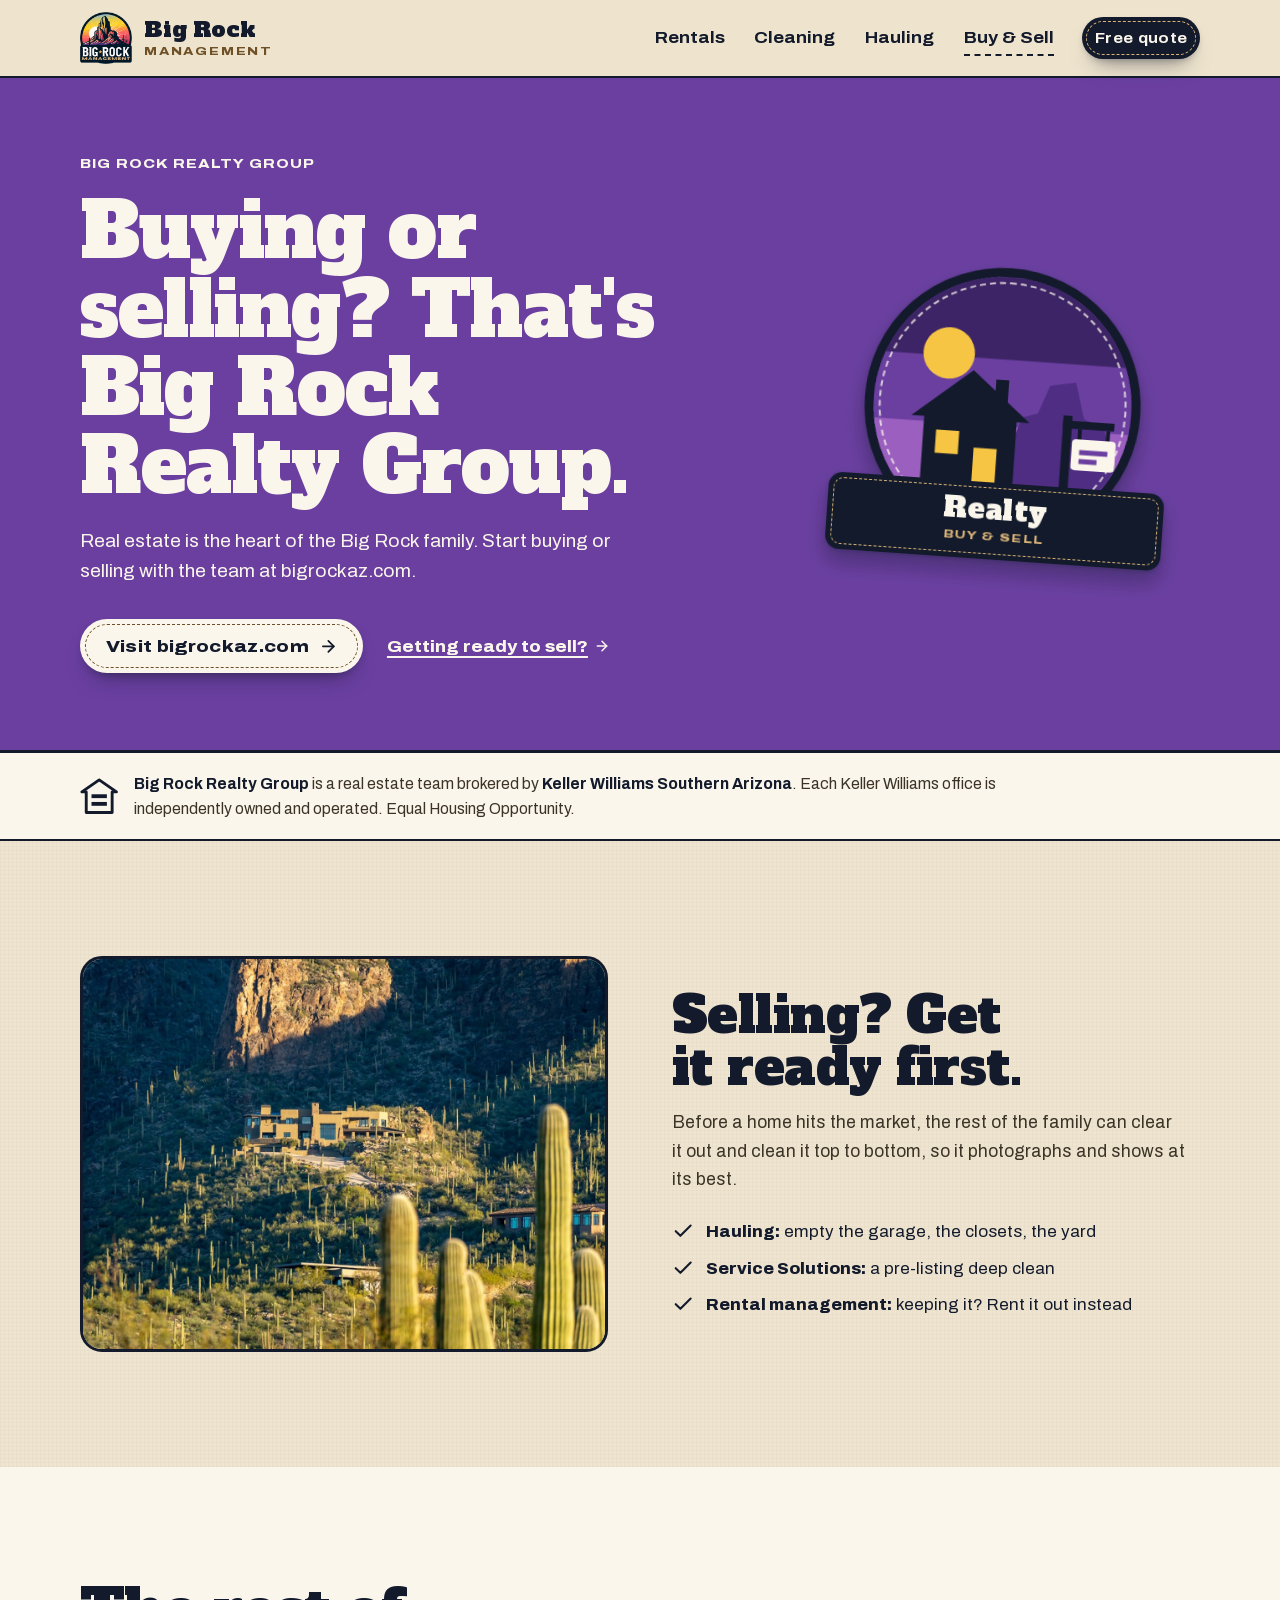
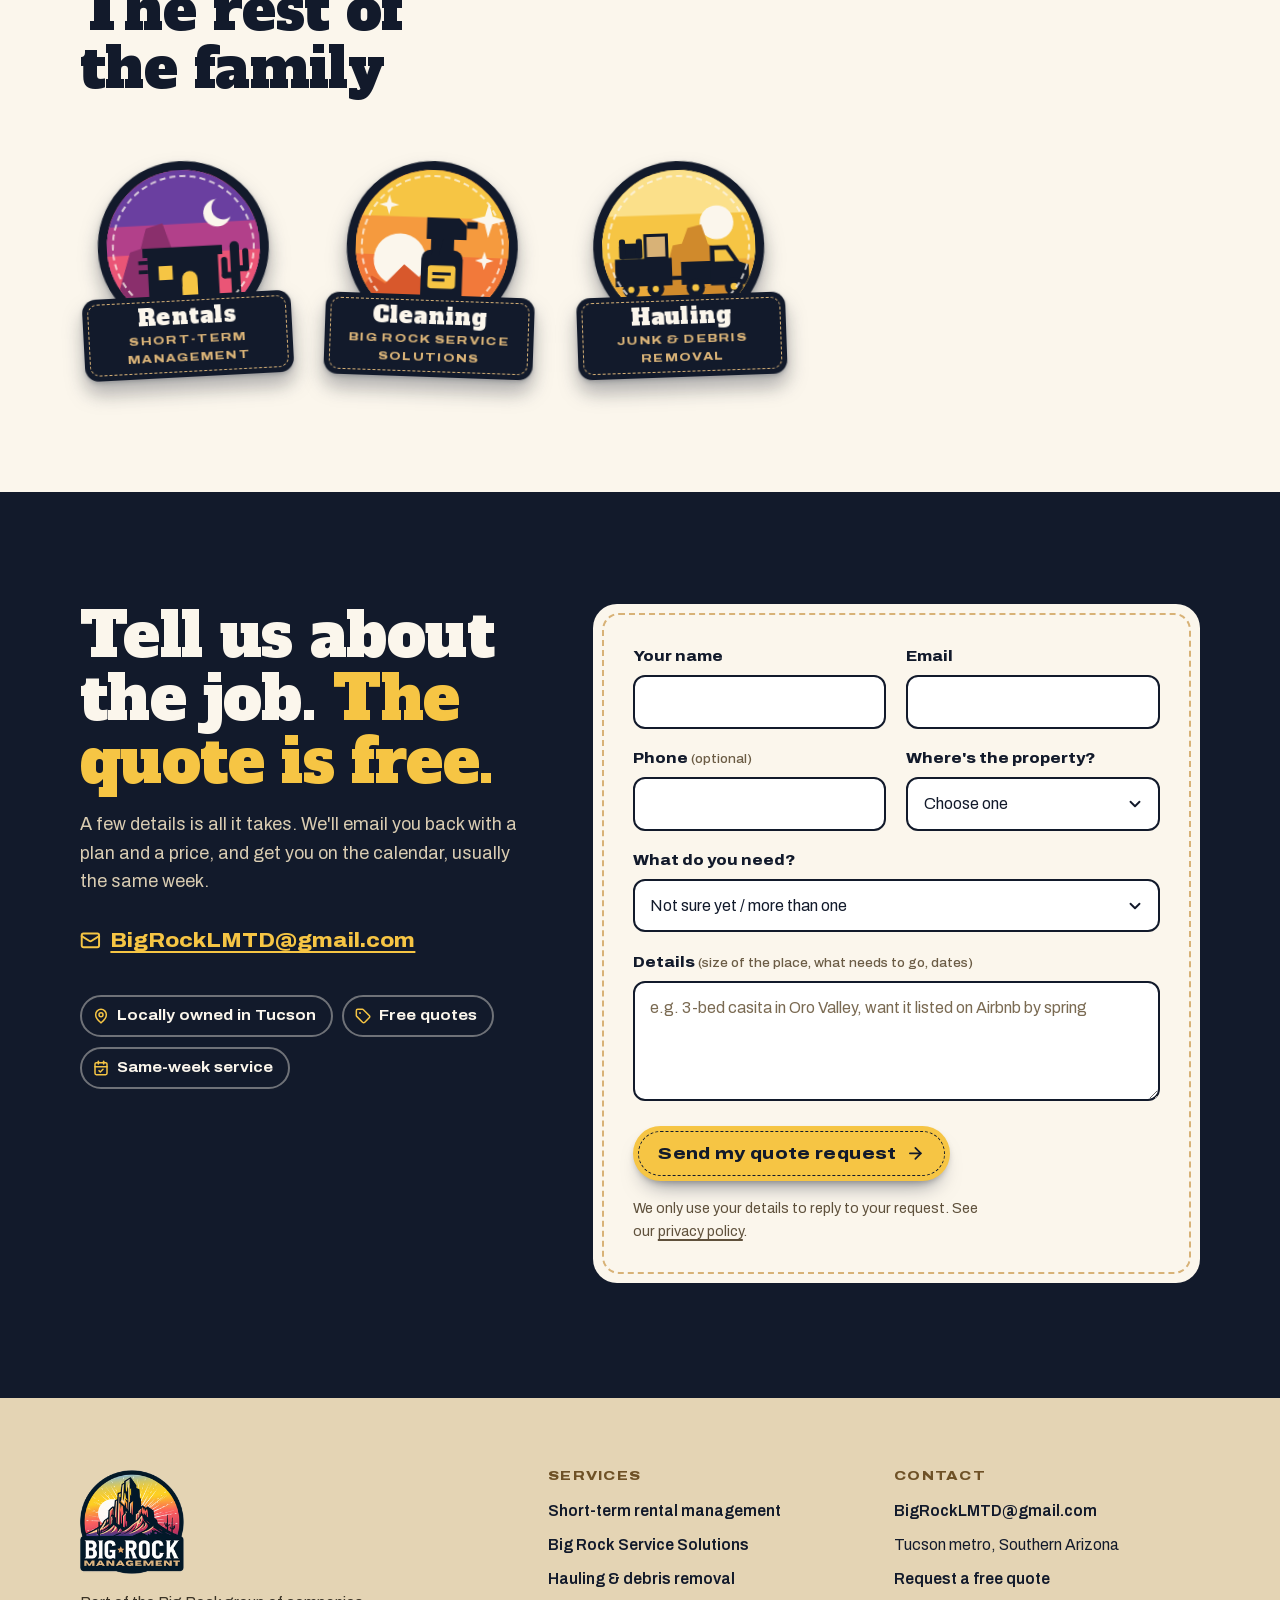
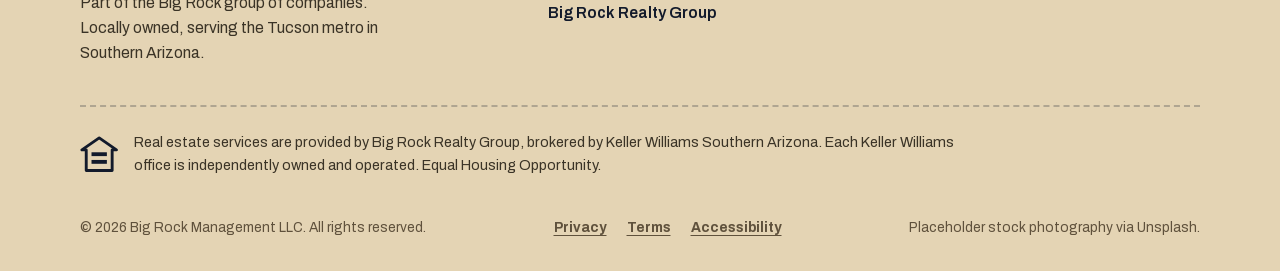
<file: realty.html>
<!doctype html>
<html lang="en">
<head>
<meta charset="utf-8">
<meta name="viewport" content="width=device-width, initial-scale=1">

<title>Buy or Sell a Home in Tucson | Big Rock Realty Group</title>
<meta name="description" content="Buying or selling in the Tucson metro? Big Rock Realty Group is the real estate company at the heart of the Big Rock family. Visit bigrockaz.com.">
<link rel="canonical" href="https://bigrockco.com/realty.html">
<meta name="theme-color" content="#efe4cf">
<meta property="og:type" content="website">
<meta property="og:title" content="Buy or Sell a Home in Tucson | Big Rock Realty Group">
<meta property="og:description" content="Buying or selling in the Tucson metro? Big Rock Realty Group is the real estate company at the heart of the Big Rock family. Visit bigrockaz.com.">
<meta property="og:url" content="https://bigrockco.com/realty.html">
<meta property="og:image" content="https://bigrockco.com/assets/img/og-image.jpg">
<meta name="twitter:card" content="summary_large_image">
<link rel="icon" type="image/png" href="assets/img/favicon-96.png">
<link rel="apple-touch-icon" href="assets/img/logo-180.png">
<link rel="preload" href="assets/fonts/AlfaSlabOne-400-normal.woff2" as="font" type="font/woff2" crossorigin>
<link rel="preload" href="assets/fonts/Archivo-var.woff2" as="font" type="font/woff2" crossorigin>
<link rel="stylesheet" href="styles.css">

</head>
<body class="page-realty">
<a class="skip" href="#main">Skip to content</a>
<header class="site-header">
  <div class="wrap">
    <a class="brand" href="./" aria-label="Big Rock Management home">
      <img src="assets/img/logo-180.png" width="52" height="52" alt="">
      <span><b>Big Rock</b><small>Management</small></span>
    </a>
    <button class="nav-toggle" type="button" aria-expanded="false" aria-controls="site-nav" aria-label="Open menu"><svg viewBox="0 0 24 24" fill="none" stroke="currentColor" stroke-width="2.25" stroke-linecap="round" stroke-linejoin="round" aria-hidden="true"><path d="M4 6h16"/><path d="M4 12h16"/><path d="M4 18h16"/></svg></button>
    <nav class="nav" id="site-nav" aria-label="Main">
      <a href="rentals.html">Rentals</a><a href="cleaning.html">Cleaning</a><a href="hauling.html">Hauling</a><a href="realty.html" aria-current="page">Buy &amp; Sell</a>
      <a class="btn btn--small" href="#quote">Free quote</a>
    </nav>
  </div>
</header>
<main id="main">
<section class="page-hero">
  <div class="wrap">
    <div>
      <span class="page-hero__brand label">Big Rock Realty Group</span>
      <h1>Buying or selling? That's Big Rock Realty Group.</h1>
      <p class="page-hero__lede">Real estate is the heart of the Big Rock family. Start buying or selling with the team at bigrockaz.com.</p>
      <div class="hero__actions">
        <a class="btn btn--light" href="https://bigrockaz.com" target="_blank" rel="noopener">Visit bigrockaz.com<svg viewBox="0 0 24 24" fill="none" stroke="currentColor" stroke-width="2.25" stroke-linecap="round" stroke-linejoin="round" aria-hidden="true"><path d="M5 12h14"/><path d="m12 5 7 7-7 7"/></svg></a>
        <a class="link-arrow" href="#sell-title" style="color:var(--cream)">Getting ready to sell?<svg viewBox="0 0 24 24" fill="none" stroke="currentColor" stroke-width="2.25" stroke-linecap="round" stroke-linejoin="round" aria-hidden="true"><path d="M5 12h14"/><path d="m12 5 7 7-7 7"/></svg></a>
      </div>
    </div>
    <div class="patch patch--realty" aria-hidden="true"><span class="patch__dome"><svg viewBox="0 0 200 200" aria-hidden="true"><use href="assets/patches.svg#scene-realty"/></svg></span><span class="patch__bar"><span class="patch__name">Realty</span><span class="patch__sub">Buy &amp; sell</span></span></div>
  </div>
</section>

<section class="broker-strip" aria-label="Brokerage disclosure">
  <div class="wrap">
    <svg class="eho" viewBox="0 0 40 40" role="img" aria-label="Equal Housing Opportunity"><path d="M20 3 2 15.5h4.5V37h27V15.5H38z" fill="none" stroke="currentColor" stroke-width="3" stroke-linejoin="round"/><rect x="12" y="18" width="16" height="4" fill="currentColor"/><rect x="12" y="26" width="16" height="4" fill="currentColor"/></svg>
    <p><b>Big Rock Realty Group</b> is a real estate team brokered by <b>Keller Williams Southern Arizona</b>. Each Keller Williams office is independently owned and operated. Equal Housing Opportunity.</p>
  </div>
</section>

<section class="section" aria-labelledby="sell-title">
  <div class="wrap split">
    <img src="assets/img/home-hillside.jpg" width="1400" height="934" alt="Home on a saguaro-covered hillside in the Tucson foothills" loading="lazy">
    <div>
      <h2 id="sell-title">Selling? Get it ready first.</h2>
      <p>Before a home hits the market, the rest of the family can clear it out and clean it top to bottom, so it photographs and shows at its best.</p>
      <ul class="ticks"><li><svg viewBox="0 0 24 24" fill="none" stroke="currentColor" stroke-width="2.25" stroke-linecap="round" stroke-linejoin="round" aria-hidden="true"><path d="M20 6 9 17l-5-5"/></svg><span><b>Hauling:</b> empty the garage, the closets, the yard</span></li><li><svg viewBox="0 0 24 24" fill="none" stroke="currentColor" stroke-width="2.25" stroke-linecap="round" stroke-linejoin="round" aria-hidden="true"><path d="M20 6 9 17l-5-5"/></svg><span><b>Service Solutions:</b> a pre-listing deep clean</span></li><li><svg viewBox="0 0 24 24" fill="none" stroke="currentColor" stroke-width="2.25" stroke-linecap="round" stroke-linejoin="round" aria-hidden="true"><path d="M20 6 9 17l-5-5"/></svg><span><b>Rental management:</b> keeping it? Rent it out instead</span></li></ul>
    </div>
  </div>
</section>

<section class="section section--cream" aria-labelledby="fam-title">
  <div class="wrap">
    <div class="section__intro"><h2 id="fam-title">The rest of the family</h2></div>
    <div class="family"><a class="patch patch--rentals" href="rentals.html"><span class="patch__dome"><svg viewBox="0 0 200 200" aria-hidden="true"><use href="assets/patches.svg#scene-rentals"/></svg></span><span class="patch__bar"><span class="patch__name">Rentals</span><span class="patch__sub">Short-term management</span></span></a><a class="patch patch--cleaning" href="cleaning.html"><span class="patch__dome"><svg viewBox="0 0 200 200" aria-hidden="true"><use href="assets/patches.svg#scene-cleaning"/></svg></span><span class="patch__bar"><span class="patch__name">Cleaning</span><span class="patch__sub">Big Rock Service Solutions</span></span></a><a class="patch patch--hauling" href="hauling.html"><span class="patch__dome"><svg viewBox="0 0 200 200" aria-hidden="true"><use href="assets/patches.svg#scene-hauling"/></svg></span><span class="patch__bar"><span class="patch__name">Hauling</span><span class="patch__sub">Junk &amp; debris removal</span></span></a></div>
  </div>
</section>
</main>
<section class="quote" id="quote" aria-labelledby="quote-title">
  <div class="wrap">
    <div class="quote__side">
      <h2 id="quote-title">Tell us about the job. <em>The quote is free.</em></h2>
      <p>A few details is all it takes. We'll email you back with a plan and a price, and get you on the calendar, usually the same week.</p>
      <a class="quote__email" href="mailto:BigRockLMTD@gmail.com"><svg viewBox="0 0 24 24" fill="none" stroke="currentColor" stroke-width="2.25" stroke-linecap="round" stroke-linejoin="round" aria-hidden="true"><rect width="20" height="16" x="2" y="4" rx="2"/><path d="m22 7-8.97 5.7a1.94 1.94 0 0 1-2.06 0L2 7"/></svg>BigRockLMTD@gmail.com</a>
      <ul class="tags" aria-label="Why Big Rock"><li><svg viewBox="0 0 24 24" fill="none" stroke="currentColor" stroke-width="2.25" stroke-linecap="round" stroke-linejoin="round" aria-hidden="true"><path d="M20 10c0 4.993-5.539 10.193-7.399 11.799a1 1 0 0 1-1.202 0C9.539 20.193 4 14.993 4 10a8 8 0 0 1 16 0"/><circle cx="12" cy="10" r="3"/></svg>Locally owned in Tucson</li><li><svg viewBox="0 0 24 24" fill="none" stroke="currentColor" stroke-width="2.25" stroke-linecap="round" stroke-linejoin="round" aria-hidden="true"><path d="M12.586 2.586A2 2 0 0 0 11.172 2H4a2 2 0 0 0-2 2v7.172a2 2 0 0 0 .586 1.414l8.704 8.704a2.426 2.426 0 0 0 3.42 0l6.58-6.58a2.426 2.426 0 0 0 0-3.42z"/><circle cx="7.5" cy="7.5" r=".5" fill="currentColor"/></svg>Free quotes</li><li><svg viewBox="0 0 24 24" fill="none" stroke="currentColor" stroke-width="2.25" stroke-linecap="round" stroke-linejoin="round" aria-hidden="true"><path d="M8 2v4"/><path d="M16 2v4"/><rect width="18" height="18" x="3" y="4" rx="2"/><path d="M3 10h18"/><path d="m9 16 2 2 4-4"/></svg>Same-week service</li></ul>
    </div>
    <form class="form" action="mailto:BigRockLMTD@gmail.com" method="POST" enctype="text/plain" novalidate>
      <div class="field">
        <label for="q-name">Your name</label>
        <input id="q-name" name="name" autocomplete="name" required>
        <span class="err">Please add your name.</span>
      </div>
      <div class="field">
        <label for="q-email">Email</label>
        <input id="q-email" name="email" type="email" autocomplete="email" required>
        <span class="err">Please add an email we can reply to.</span>
      </div>
      <div class="field">
        <label for="q-phone">Phone <small>(optional)</small></label>
        <input id="q-phone" name="phone" type="tel" autocomplete="tel">
      </div>
      <div class="field">
        <label for="q-area">Where's the property?</label>
        <select id="q-area" name="area" required><option value="" disabled selected>Choose one</option><option>Tucson</option><option>Oro Valley</option><option>Marana</option><option>Vail</option><option>Sahuarita</option><option>Somewhere else nearby</option></select>
        <span class="err">Please pick an area.</span>
      </div>
      <div class="field field--full">
        <label for="q-service">What do you need?</label>
        <select id="q-service" name="service" required><option value="" disabled>Choose one</option><option value="rentals">Short-term rental management</option><option value="cleaning">Deep clean or reset (Big Rock Service Solutions)</option><option value="hauling">Hauling &amp; debris removal</option><option value="realty">Buying or selling a home</option><option value="other" selected>Not sure yet / more than one</option></select>
        <span class="err">Please pick a service.</span>
      </div>
      <div class="field field--full">
        <label for="q-details">Details <small>(size of the place, what needs to go, dates)</small></label>
        <textarea id="q-details" name="details" placeholder="e.g. 3-bed casita in Oro Valley, want it listed on Airbnb by spring"></textarea>
      </div>
      <div class="hp" aria-hidden="true"><label for="q-gotcha">Leave this empty</label><input id="q-gotcha" name="_gotcha" tabindex="-1" autocomplete="off"></div>
      <p class="form__status" role="status" tabindex="-1"></p>
      <div class="form__foot">
        <button class="btn btn--gold" type="submit"><span>Send my quote request</span><svg viewBox="0 0 24 24" fill="none" stroke="currentColor" stroke-width="2.25" stroke-linecap="round" stroke-linejoin="round" aria-hidden="true"><path d="M5 12h14"/><path d="m12 5 7 7-7 7"/></svg></button>
        <p class="form__note">We only use your details to reply to your request. See our <a href="privacy.html">privacy policy</a>.</p>
      </div>
    </form>
  </div>
</section>
<footer class="site-footer">
  <div class="wrap">
    <div class="footer__brand">
      <img src="assets/img/logo-180.png" width="104" height="104" alt="Big Rock Management logo" loading="lazy">
      <p>Part of the Big Rock group of companies. Locally owned, serving the Tucson metro in Southern Arizona.</p>
    </div>
    <div>
      <h2>Services</h2>
      <ul>
        <li><a href="rentals.html">Short-term rental management</a></li>
        <li><a href="cleaning.html">Big Rock Service Solutions</a></li>
        <li><a href="hauling.html">Hauling &amp; debris removal</a></li>
        <li><a href="https://bigrockaz.com" target="_blank" rel="noopener">Big Rock Realty Group</a></li>
      </ul>
    </div>
    <div>
      <h2>Contact</h2>
      <ul>
        <li><a href="mailto:BigRockLMTD@gmail.com">BigRockLMTD@gmail.com</a></li>
        <li>Tucson metro, Southern Arizona</li>
        <li><a href="#quote">Request a free quote</a></li>
      </ul>
    </div>
    <div class="footer__broker">
      <svg class="eho" viewBox="0 0 40 40" role="img" aria-label="Equal Housing Opportunity"><path d="M20 3 2 15.5h4.5V37h27V15.5H38z" fill="none" stroke="currentColor" stroke-width="3" stroke-linejoin="round"/><rect x="12" y="18" width="16" height="4" fill="currentColor"/><rect x="12" y="26" width="16" height="4" fill="currentColor"/></svg>
      <p>Real estate services are provided by Big Rock Realty Group, brokered by Keller Williams Southern Arizona. Each Keller Williams office is independently owned and operated. Equal Housing Opportunity.</p>
    </div>
    <div class="footer__legal">
      <span>&copy; 2026 Big Rock Management LLC. All rights reserved.</span>
      <nav class="footer__links" aria-label="Legal"><a href="privacy.html">Privacy</a><a href="terms.html">Terms</a><a href="accessibility.html">Accessibility</a></nav>
      <span>Placeholder stock photography via Unsplash.</span>
    </div>
  </div>
</footer>
<script src="main.js" defer></script>
</body>
</html>
</file>
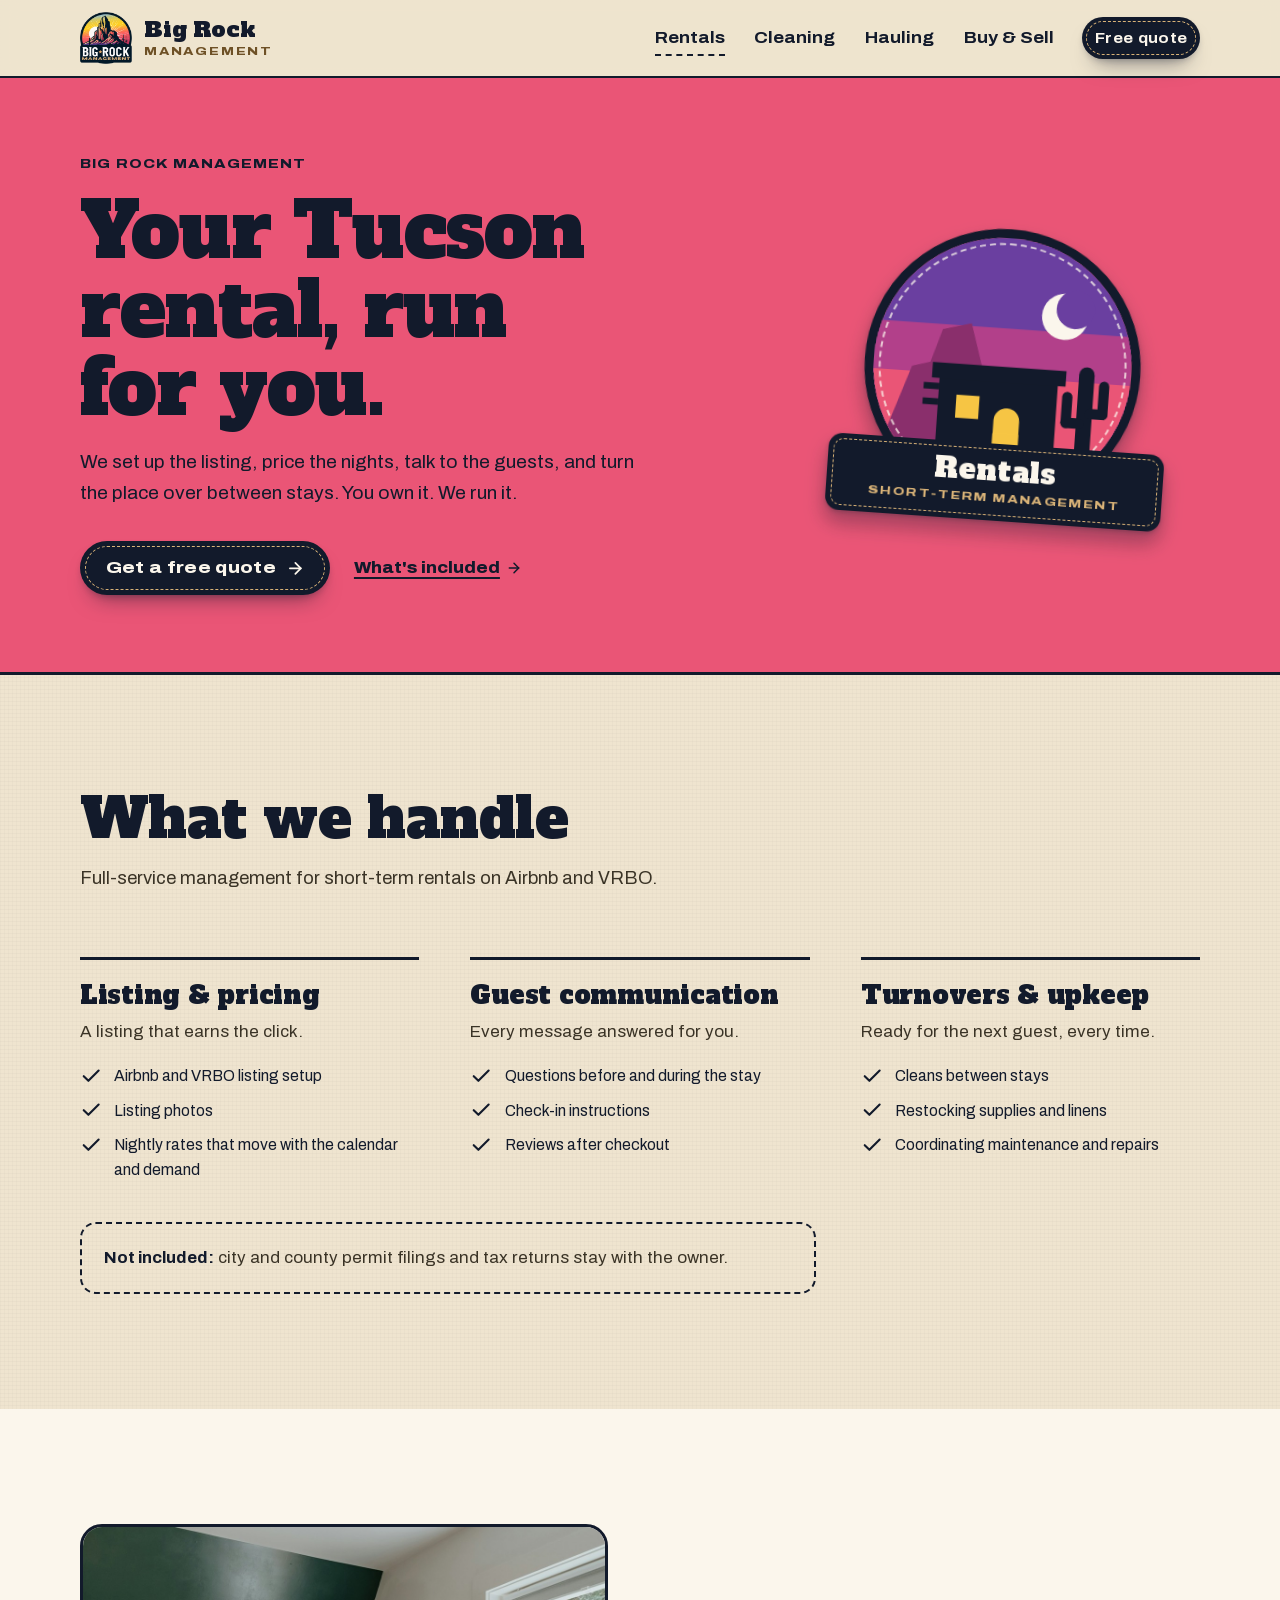
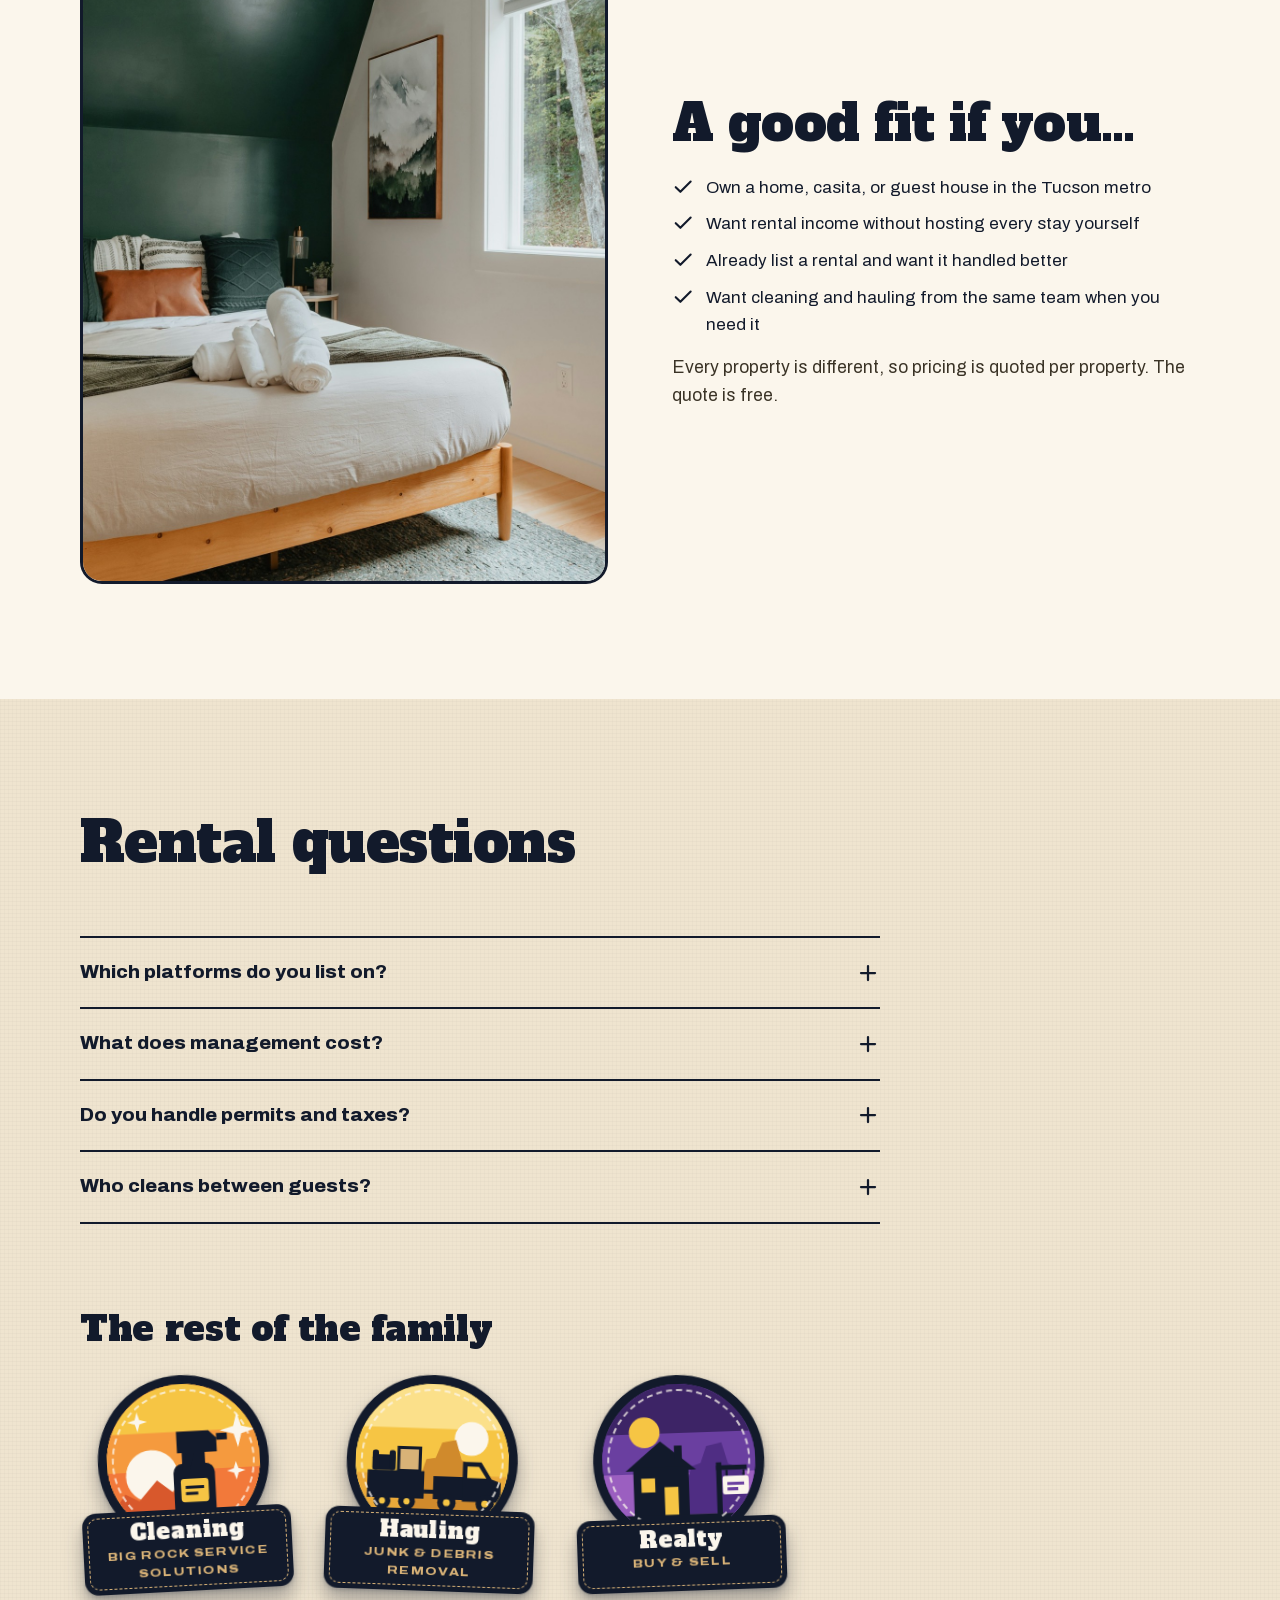
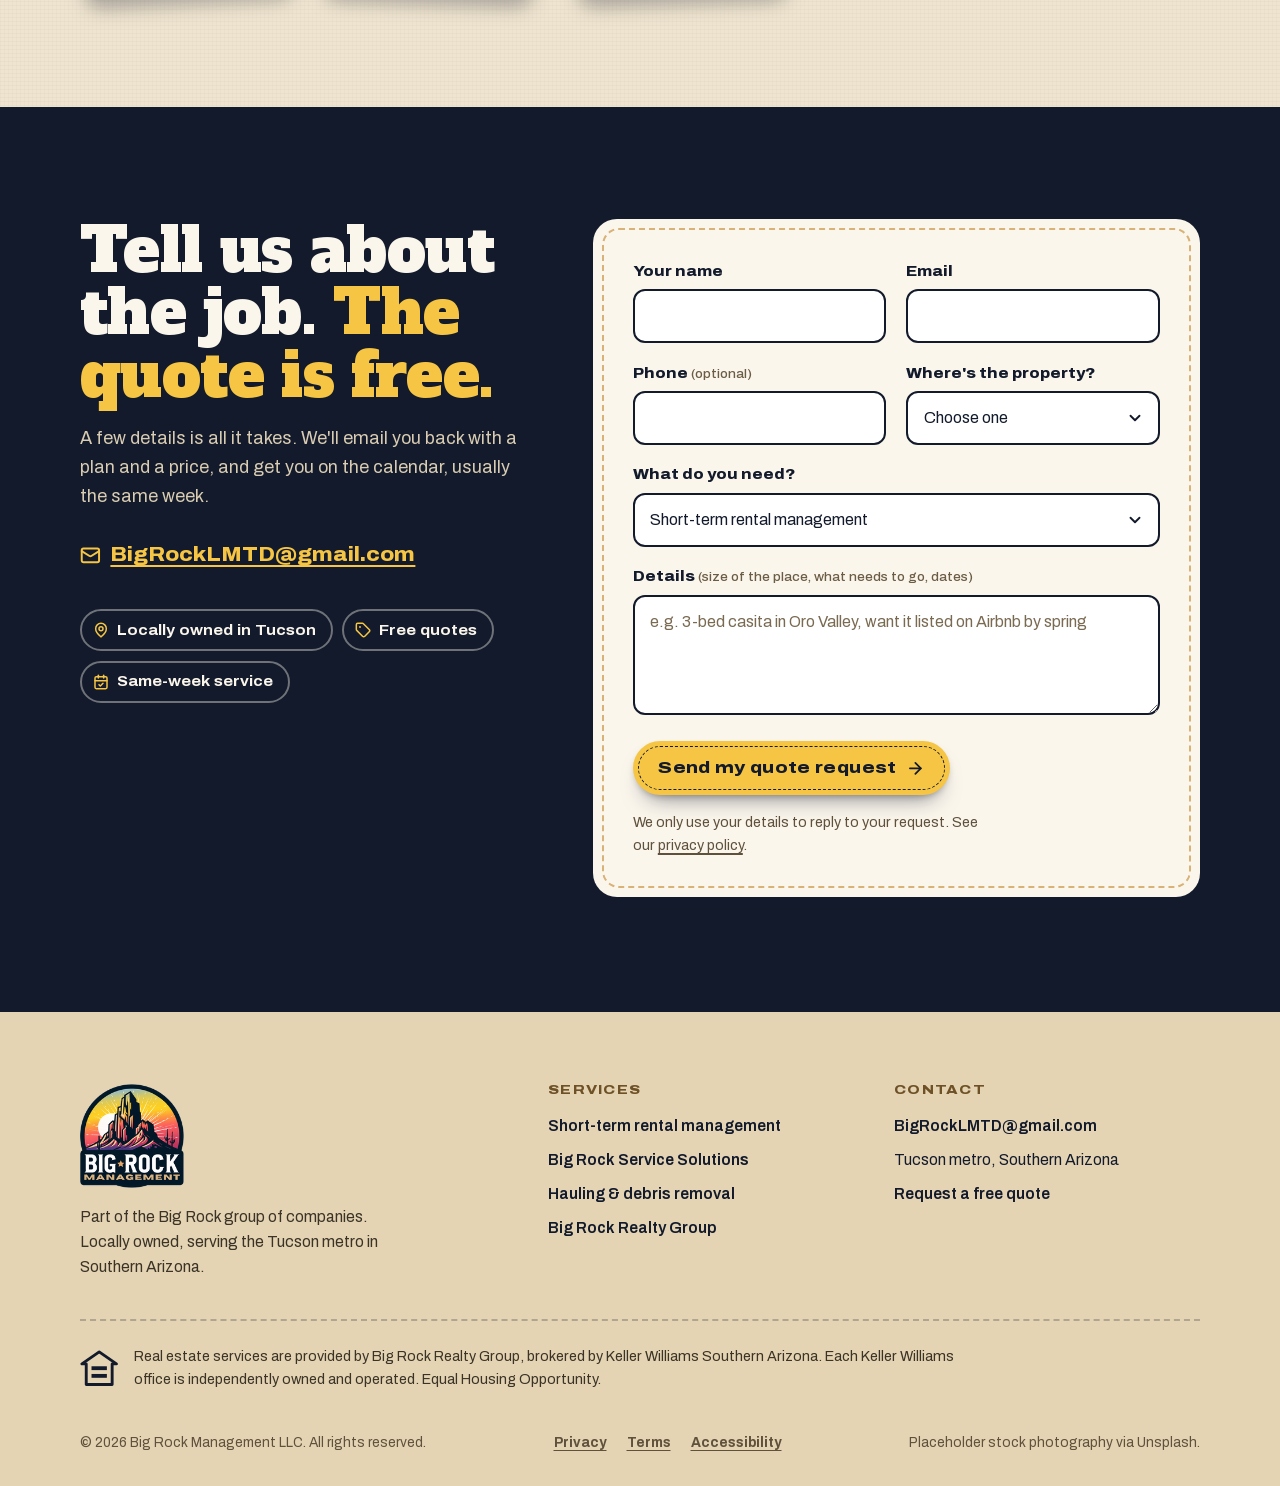
<file: rentals.html>
<!doctype html>
<html lang="en">
<head>
<meta charset="utf-8">
<meta name="viewport" content="width=device-width, initial-scale=1">

<title>Short-Term Rental Management in Tucson | Big Rock Management</title>
<meta name="description" content="Airbnb and VRBO management in the Tucson metro: listing setup, pricing, guest communication, and turnovers. Locally owned. Free quotes.">
<link rel="canonical" href="https://bigrockco.com/rentals.html">
<meta name="theme-color" content="#efe4cf">
<meta property="og:type" content="website">
<meta property="og:title" content="Short-Term Rental Management in Tucson | Big Rock Management">
<meta property="og:description" content="Airbnb and VRBO management in the Tucson metro: listing setup, pricing, guest communication, and turnovers. Locally owned. Free quotes.">
<meta property="og:url" content="https://bigrockco.com/rentals.html">
<meta property="og:image" content="https://bigrockco.com/assets/img/og-image.jpg">
<meta name="twitter:card" content="summary_large_image">
<link rel="icon" type="image/png" href="assets/img/favicon-96.png">
<link rel="apple-touch-icon" href="assets/img/logo-180.png">
<link rel="preload" href="assets/fonts/AlfaSlabOne-400-normal.woff2" as="font" type="font/woff2" crossorigin>
<link rel="preload" href="assets/fonts/Archivo-var.woff2" as="font" type="font/woff2" crossorigin>
<link rel="stylesheet" href="styles.css">

</head>
<body class="page-rentals">
<a class="skip" href="#main">Skip to content</a>
<header class="site-header">
  <div class="wrap">
    <a class="brand" href="./" aria-label="Big Rock Management home">
      <img src="assets/img/logo-180.png" width="52" height="52" alt="">
      <span><b>Big Rock</b><small>Management</small></span>
    </a>
    <button class="nav-toggle" type="button" aria-expanded="false" aria-controls="site-nav" aria-label="Open menu"><svg viewBox="0 0 24 24" fill="none" stroke="currentColor" stroke-width="2.25" stroke-linecap="round" stroke-linejoin="round" aria-hidden="true"><path d="M4 6h16"/><path d="M4 12h16"/><path d="M4 18h16"/></svg></button>
    <nav class="nav" id="site-nav" aria-label="Main">
      <a href="rentals.html" aria-current="page">Rentals</a><a href="cleaning.html">Cleaning</a><a href="hauling.html">Hauling</a><a href="realty.html">Buy &amp; Sell</a>
      <a class="btn btn--small" href="#quote">Free quote</a>
    </nav>
  </div>
</header>
<main id="main">
<section class="page-hero">
  <div class="wrap">
    <div>
      <span class="page-hero__brand label">Big Rock Management</span>
      <h1>Your Tucson rental, run for you.</h1>
      <p class="page-hero__lede">We set up the listing, price the nights, talk to the guests, and turn the place over between stays. You own it. We run it.</p>
      <div class="hero__actions">
        <a class="btn" href="#quote">Get a free quote<svg viewBox="0 0 24 24" fill="none" stroke="currentColor" stroke-width="2.25" stroke-linecap="round" stroke-linejoin="round" aria-hidden="true"><path d="M5 12h14"/><path d="m12 5 7 7-7 7"/></svg></a>
        <a class="link-arrow" href="#included">What's included<svg viewBox="0 0 24 24" fill="none" stroke="currentColor" stroke-width="2.25" stroke-linecap="round" stroke-linejoin="round" aria-hidden="true"><path d="M5 12h14"/><path d="m12 5 7 7-7 7"/></svg></a>
      </div>
    </div>
    <div class="patch patch--rentals" aria-hidden="true"><span class="patch__dome"><svg viewBox="0 0 200 200" aria-hidden="true"><use href="assets/patches.svg#scene-rentals"/></svg></span><span class="patch__bar"><span class="patch__name">Rentals</span><span class="patch__sub">Short-term management</span></span></div>
  </div>
</section>

<section class="section" id="included" aria-labelledby="inc-title">
  <div class="wrap">
    <div class="section__intro">
      <h2 id="inc-title">What we handle</h2>
      <p>Full-service management for short-term rentals on Airbnb and VRBO.</p>
    </div>
    <div class="included">
      <div>
        <h3>Listing &amp; pricing</h3>
        <p>A listing that earns the click.</p>
        <ul class="ticks"><li><svg viewBox="0 0 24 24" fill="none" stroke="currentColor" stroke-width="2.25" stroke-linecap="round" stroke-linejoin="round" aria-hidden="true"><path d="M20 6 9 17l-5-5"/></svg><span>Airbnb and VRBO listing setup</span></li><li><svg viewBox="0 0 24 24" fill="none" stroke="currentColor" stroke-width="2.25" stroke-linecap="round" stroke-linejoin="round" aria-hidden="true"><path d="M20 6 9 17l-5-5"/></svg><span>Listing photos</span></li><li><svg viewBox="0 0 24 24" fill="none" stroke="currentColor" stroke-width="2.25" stroke-linecap="round" stroke-linejoin="round" aria-hidden="true"><path d="M20 6 9 17l-5-5"/></svg><span>Nightly rates that move with the calendar and demand</span></li></ul>
      </div>
      <div>
        <h3>Guest communication</h3>
        <p>Every message answered for you.</p>
        <ul class="ticks"><li><svg viewBox="0 0 24 24" fill="none" stroke="currentColor" stroke-width="2.25" stroke-linecap="round" stroke-linejoin="round" aria-hidden="true"><path d="M20 6 9 17l-5-5"/></svg><span>Questions before and during the stay</span></li><li><svg viewBox="0 0 24 24" fill="none" stroke="currentColor" stroke-width="2.25" stroke-linecap="round" stroke-linejoin="round" aria-hidden="true"><path d="M20 6 9 17l-5-5"/></svg><span>Check-in instructions</span></li><li><svg viewBox="0 0 24 24" fill="none" stroke="currentColor" stroke-width="2.25" stroke-linecap="round" stroke-linejoin="round" aria-hidden="true"><path d="M20 6 9 17l-5-5"/></svg><span>Reviews after checkout</span></li></ul>
      </div>
      <div>
        <h3>Turnovers &amp; upkeep</h3>
        <p>Ready for the next guest, every time.</p>
        <ul class="ticks"><li><svg viewBox="0 0 24 24" fill="none" stroke="currentColor" stroke-width="2.25" stroke-linecap="round" stroke-linejoin="round" aria-hidden="true"><path d="M20 6 9 17l-5-5"/></svg><span>Cleans between stays</span></li><li><svg viewBox="0 0 24 24" fill="none" stroke="currentColor" stroke-width="2.25" stroke-linecap="round" stroke-linejoin="round" aria-hidden="true"><path d="M20 6 9 17l-5-5"/></svg><span>Restocking supplies and linens</span></li><li><svg viewBox="0 0 24 24" fill="none" stroke="currentColor" stroke-width="2.25" stroke-linecap="round" stroke-linejoin="round" aria-hidden="true"><path d="M20 6 9 17l-5-5"/></svg><span>Coordinating maintenance and repairs</span></li></ul>
      </div>
    </div>
    <p class="not-offered"><b>Not included:</b> city and county permit filings and tax returns stay with the owner.</p>
  </div>
</section>

<section class="section section--cream" aria-labelledby="fit-title">
  <div class="wrap split split--tall">
    <img src="assets/img/rentals-bed.jpg" width="1120" height="1400" alt="Freshly made guest bed with rolled towels" loading="lazy">
    <div>
      <h2 id="fit-title">A good fit if you…</h2>
      <ul class="ticks"><li><svg viewBox="0 0 24 24" fill="none" stroke="currentColor" stroke-width="2.25" stroke-linecap="round" stroke-linejoin="round" aria-hidden="true"><path d="M20 6 9 17l-5-5"/></svg><span>Own a home, casita, or guest house in the Tucson metro</span></li><li><svg viewBox="0 0 24 24" fill="none" stroke="currentColor" stroke-width="2.25" stroke-linecap="round" stroke-linejoin="round" aria-hidden="true"><path d="M20 6 9 17l-5-5"/></svg><span>Want rental income without hosting every stay yourself</span></li><li><svg viewBox="0 0 24 24" fill="none" stroke="currentColor" stroke-width="2.25" stroke-linecap="round" stroke-linejoin="round" aria-hidden="true"><path d="M20 6 9 17l-5-5"/></svg><span>Already list a rental and want it handled better</span></li><li><svg viewBox="0 0 24 24" fill="none" stroke="currentColor" stroke-width="2.25" stroke-linecap="round" stroke-linejoin="round" aria-hidden="true"><path d="M20 6 9 17l-5-5"/></svg><span>Want cleaning and hauling from the same team when you need it</span></li></ul>
      <p>Every property is different, so pricing is quoted per property. The quote is free.</p>
    </div>
  </div>
</section>

<section class="section" aria-labelledby="rfaq-title">
  <div class="wrap">
    <div class="section__intro"><h2 id="rfaq-title">Rental questions</h2></div>
    <div class="faq"><details><summary>Which platforms do you list on?<svg viewBox="0 0 24 24" fill="none" stroke="currentColor" stroke-width="2.25" stroke-linecap="round" stroke-linejoin="round" aria-hidden="true"><path d="M5 12h14"/><path d="M12 5v14"/></svg></summary><p>Airbnb and VRBO.</p></details><details><summary>What does management cost?<svg viewBox="0 0 24 24" fill="none" stroke="currentColor" stroke-width="2.25" stroke-linecap="round" stroke-linejoin="round" aria-hidden="true"><path d="M5 12h14"/><path d="M12 5v14"/></svg></summary><p>It depends on the property and how much you want handled. Tell us about your place and we'll send a free quote.</p></details><details><summary>Do you handle permits and taxes?<svg viewBox="0 0 24 24" fill="none" stroke="currentColor" stroke-width="2.25" stroke-linecap="round" stroke-linejoin="round" aria-hidden="true"><path d="M5 12h14"/><path d="M12 5v14"/></svg></summary><p>No. Short-term rental registration and tax filings stay in the owner's name and hands.</p></details><details><summary>Who cleans between guests?<svg viewBox="0 0 24 24" fill="none" stroke="currentColor" stroke-width="2.25" stroke-linecap="round" stroke-linejoin="round" aria-hidden="true"><path d="M5 12h14"/><path d="M12 5v14"/></svg></summary><p>Turnover cleans are part of what we manage, so you never schedule a cleaner.</p></details></div>
    <div class="family-wrap"><h2 class="family-title">The rest of the family</h2><div class="family"><a class="patch patch--cleaning" href="cleaning.html"><span class="patch__dome"><svg viewBox="0 0 200 200" aria-hidden="true"><use href="assets/patches.svg#scene-cleaning"/></svg></span><span class="patch__bar"><span class="patch__name">Cleaning</span><span class="patch__sub">Big Rock Service Solutions</span></span></a><a class="patch patch--hauling" href="hauling.html"><span class="patch__dome"><svg viewBox="0 0 200 200" aria-hidden="true"><use href="assets/patches.svg#scene-hauling"/></svg></span><span class="patch__bar"><span class="patch__name">Hauling</span><span class="patch__sub">Junk &amp; debris removal</span></span></a><a class="patch patch--realty" href="realty.html"><span class="patch__dome"><svg viewBox="0 0 200 200" aria-hidden="true"><use href="assets/patches.svg#scene-realty"/></svg></span><span class="patch__bar"><span class="patch__name">Realty</span><span class="patch__sub">Buy &amp; sell</span></span></a></div></div>
  </div>
</section>
</main>
<section class="quote" id="quote" aria-labelledby="quote-title">
  <div class="wrap">
    <div class="quote__side">
      <h2 id="quote-title">Tell us about the job. <em>The quote is free.</em></h2>
      <p>A few details is all it takes. We'll email you back with a plan and a price, and get you on the calendar, usually the same week.</p>
      <a class="quote__email" href="mailto:BigRockLMTD@gmail.com"><svg viewBox="0 0 24 24" fill="none" stroke="currentColor" stroke-width="2.25" stroke-linecap="round" stroke-linejoin="round" aria-hidden="true"><rect width="20" height="16" x="2" y="4" rx="2"/><path d="m22 7-8.97 5.7a1.94 1.94 0 0 1-2.06 0L2 7"/></svg>BigRockLMTD@gmail.com</a>
      <ul class="tags" aria-label="Why Big Rock"><li><svg viewBox="0 0 24 24" fill="none" stroke="currentColor" stroke-width="2.25" stroke-linecap="round" stroke-linejoin="round" aria-hidden="true"><path d="M20 10c0 4.993-5.539 10.193-7.399 11.799a1 1 0 0 1-1.202 0C9.539 20.193 4 14.993 4 10a8 8 0 0 1 16 0"/><circle cx="12" cy="10" r="3"/></svg>Locally owned in Tucson</li><li><svg viewBox="0 0 24 24" fill="none" stroke="currentColor" stroke-width="2.25" stroke-linecap="round" stroke-linejoin="round" aria-hidden="true"><path d="M12.586 2.586A2 2 0 0 0 11.172 2H4a2 2 0 0 0-2 2v7.172a2 2 0 0 0 .586 1.414l8.704 8.704a2.426 2.426 0 0 0 3.42 0l6.58-6.58a2.426 2.426 0 0 0 0-3.42z"/><circle cx="7.5" cy="7.5" r=".5" fill="currentColor"/></svg>Free quotes</li><li><svg viewBox="0 0 24 24" fill="none" stroke="currentColor" stroke-width="2.25" stroke-linecap="round" stroke-linejoin="round" aria-hidden="true"><path d="M8 2v4"/><path d="M16 2v4"/><rect width="18" height="18" x="3" y="4" rx="2"/><path d="M3 10h18"/><path d="m9 16 2 2 4-4"/></svg>Same-week service</li></ul>
    </div>
    <form class="form" action="mailto:BigRockLMTD@gmail.com" method="POST" enctype="text/plain" novalidate>
      <div class="field">
        <label for="q-name">Your name</label>
        <input id="q-name" name="name" autocomplete="name" required>
        <span class="err">Please add your name.</span>
      </div>
      <div class="field">
        <label for="q-email">Email</label>
        <input id="q-email" name="email" type="email" autocomplete="email" required>
        <span class="err">Please add an email we can reply to.</span>
      </div>
      <div class="field">
        <label for="q-phone">Phone <small>(optional)</small></label>
        <input id="q-phone" name="phone" type="tel" autocomplete="tel">
      </div>
      <div class="field">
        <label for="q-area">Where's the property?</label>
        <select id="q-area" name="area" required><option value="" disabled selected>Choose one</option><option>Tucson</option><option>Oro Valley</option><option>Marana</option><option>Vail</option><option>Sahuarita</option><option>Somewhere else nearby</option></select>
        <span class="err">Please pick an area.</span>
      </div>
      <div class="field field--full">
        <label for="q-service">What do you need?</label>
        <select id="q-service" name="service" required><option value="" disabled>Choose one</option><option value="rentals" selected>Short-term rental management</option><option value="cleaning">Deep clean or reset (Big Rock Service Solutions)</option><option value="hauling">Hauling &amp; debris removal</option><option value="realty">Buying or selling a home</option><option value="other">Not sure yet / more than one</option></select>
        <span class="err">Please pick a service.</span>
      </div>
      <div class="field field--full">
        <label for="q-details">Details <small>(size of the place, what needs to go, dates)</small></label>
        <textarea id="q-details" name="details" placeholder="e.g. 3-bed casita in Oro Valley, want it listed on Airbnb by spring"></textarea>
      </div>
      <div class="hp" aria-hidden="true"><label for="q-gotcha">Leave this empty</label><input id="q-gotcha" name="_gotcha" tabindex="-1" autocomplete="off"></div>
      <p class="form__status" role="status" tabindex="-1"></p>
      <div class="form__foot">
        <button class="btn btn--gold" type="submit"><span>Send my quote request</span><svg viewBox="0 0 24 24" fill="none" stroke="currentColor" stroke-width="2.25" stroke-linecap="round" stroke-linejoin="round" aria-hidden="true"><path d="M5 12h14"/><path d="m12 5 7 7-7 7"/></svg></button>
        <p class="form__note">We only use your details to reply to your request. See our <a href="privacy.html">privacy policy</a>.</p>
      </div>
    </form>
  </div>
</section>
<footer class="site-footer">
  <div class="wrap">
    <div class="footer__brand">
      <img src="assets/img/logo-180.png" width="104" height="104" alt="Big Rock Management logo" loading="lazy">
      <p>Part of the Big Rock group of companies. Locally owned, serving the Tucson metro in Southern Arizona.</p>
    </div>
    <div>
      <h2>Services</h2>
      <ul>
        <li><a href="rentals.html">Short-term rental management</a></li>
        <li><a href="cleaning.html">Big Rock Service Solutions</a></li>
        <li><a href="hauling.html">Hauling &amp; debris removal</a></li>
        <li><a href="https://bigrockaz.com" target="_blank" rel="noopener">Big Rock Realty Group</a></li>
      </ul>
    </div>
    <div>
      <h2>Contact</h2>
      <ul>
        <li><a href="mailto:BigRockLMTD@gmail.com">BigRockLMTD@gmail.com</a></li>
        <li>Tucson metro, Southern Arizona</li>
        <li><a href="#quote">Request a free quote</a></li>
      </ul>
    </div>
    <div class="footer__broker">
      <svg class="eho" viewBox="0 0 40 40" role="img" aria-label="Equal Housing Opportunity"><path d="M20 3 2 15.5h4.5V37h27V15.5H38z" fill="none" stroke="currentColor" stroke-width="3" stroke-linejoin="round"/><rect x="12" y="18" width="16" height="4" fill="currentColor"/><rect x="12" y="26" width="16" height="4" fill="currentColor"/></svg>
      <p>Real estate services are provided by Big Rock Realty Group, brokered by Keller Williams Southern Arizona. Each Keller Williams office is independently owned and operated. Equal Housing Opportunity.</p>
    </div>
    <div class="footer__legal">
      <span>&copy; 2026 Big Rock Management LLC. All rights reserved.</span>
      <nav class="footer__links" aria-label="Legal"><a href="privacy.html">Privacy</a><a href="terms.html">Terms</a><a href="accessibility.html">Accessibility</a></nav>
      <span>Placeholder stock photography via Unsplash.</span>
    </div>
  </div>
</footer>
<script src="main.js" defer></script>
</body>
</html>
</file>
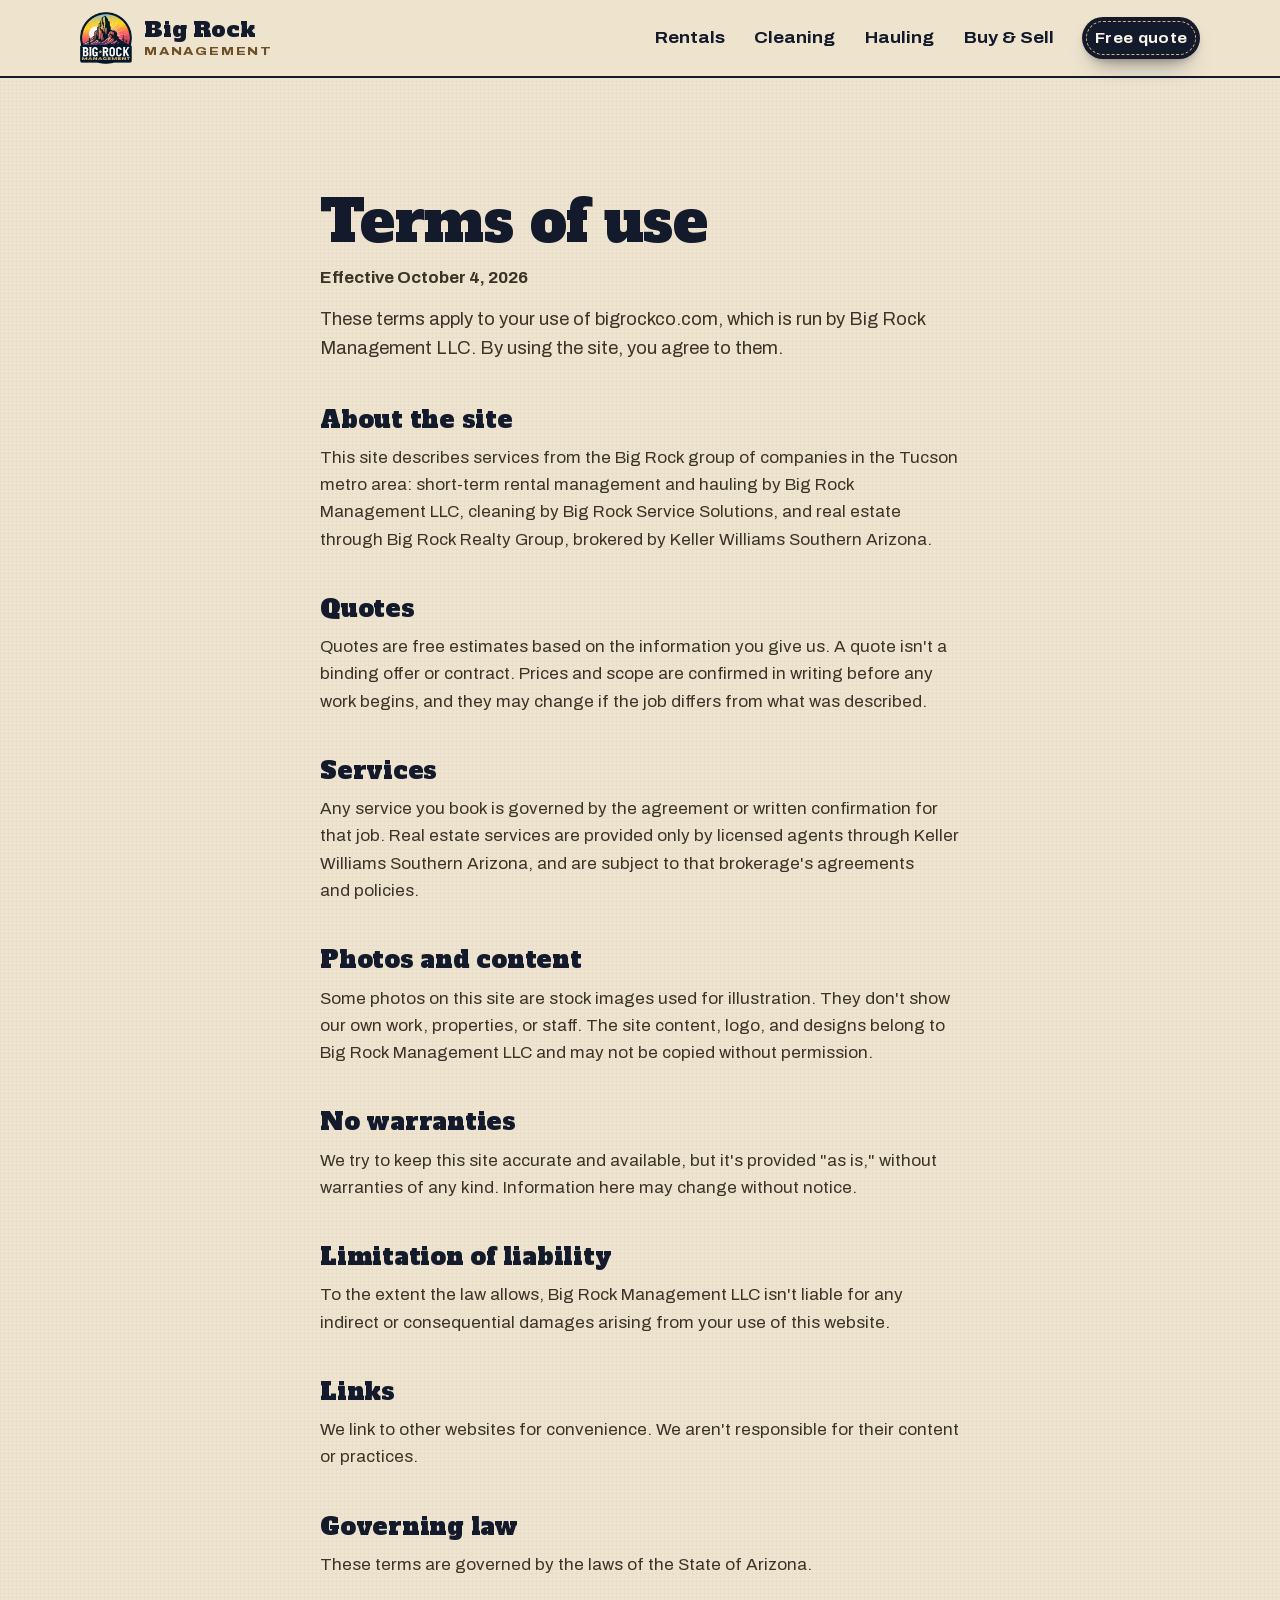
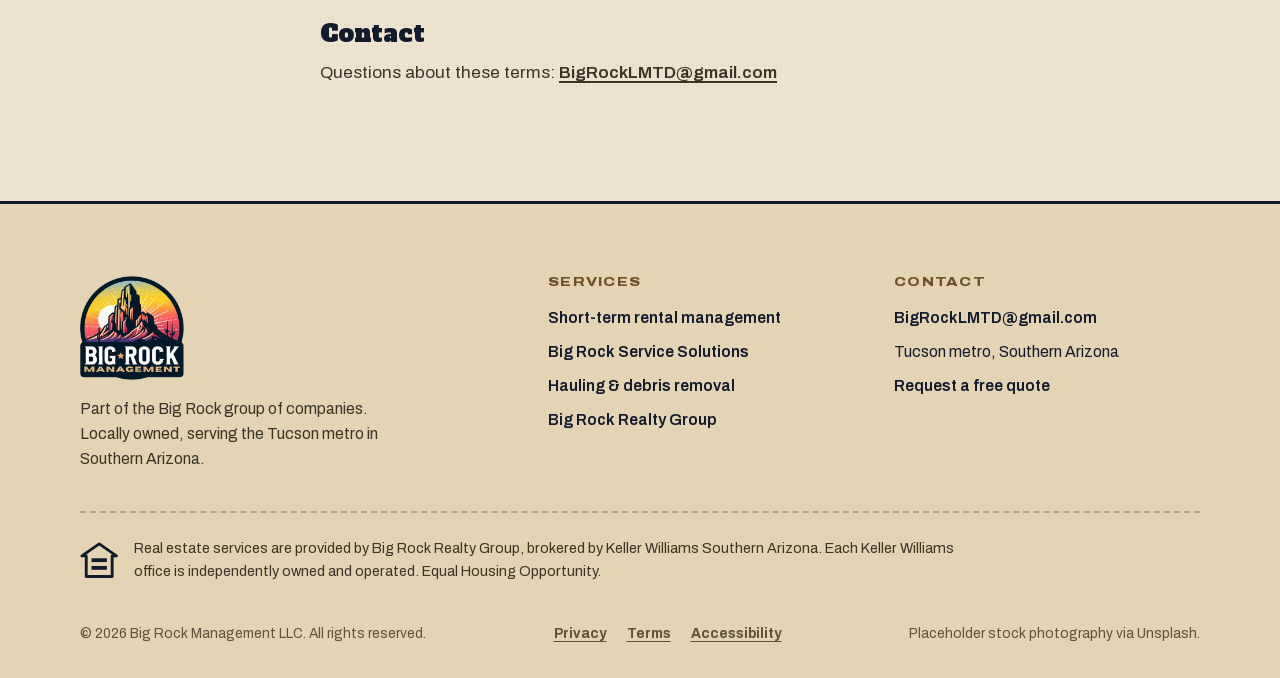
<file: terms.html>
<!doctype html>
<html lang="en">
<head>
<meta charset="utf-8">
<meta name="viewport" content="width=device-width, initial-scale=1">

<title>Terms of Use | Big Rock Management</title>
<meta name="description" content="The terms that apply when you use bigrockco.com.">
<link rel="canonical" href="https://bigrockco.com/terms.html">
<meta name="theme-color" content="#efe4cf">
<meta property="og:type" content="website">
<meta property="og:title" content="Terms of Use | Big Rock Management">
<meta property="og:description" content="The terms that apply when you use bigrockco.com.">
<meta property="og:url" content="https://bigrockco.com/terms.html">
<meta property="og:image" content="https://bigrockco.com/assets/img/og-image.jpg">
<meta name="twitter:card" content="summary_large_image">
<link rel="icon" type="image/png" href="assets/img/favicon-96.png">
<link rel="apple-touch-icon" href="assets/img/logo-180.png">
<link rel="preload" href="assets/fonts/AlfaSlabOne-400-normal.woff2" as="font" type="font/woff2" crossorigin>
<link rel="preload" href="assets/fonts/Archivo-var.woff2" as="font" type="font/woff2" crossorigin>
<link rel="stylesheet" href="styles.css">

</head>
<body class="page-legal">
<a class="skip" href="#main">Skip to content</a>
<header class="site-header">
  <div class="wrap">
    <a class="brand" href="./" aria-label="Big Rock Management home">
      <img src="assets/img/logo-180.png" width="52" height="52" alt="">
      <span><b>Big Rock</b><small>Management</small></span>
    </a>
    <button class="nav-toggle" type="button" aria-expanded="false" aria-controls="site-nav" aria-label="Open menu"><svg viewBox="0 0 24 24" fill="none" stroke="currentColor" stroke-width="2.25" stroke-linecap="round" stroke-linejoin="round" aria-hidden="true"><path d="M4 6h16"/><path d="M4 12h16"/><path d="M4 18h16"/></svg></button>
    <nav class="nav" id="site-nav" aria-label="Main">
      <a href="rentals.html">Rentals</a><a href="cleaning.html">Cleaning</a><a href="hauling.html">Hauling</a><a href="realty.html">Buy &amp; Sell</a>
      <a class="btn btn--small" href="./#quote">Free quote</a>
    </nav>
  </div>
</header>
<main id="main">
<section class="section legal">
  <div class="wrap">
    <h1>Terms of use</h1>
    <p class="legal__meta">Effective October 4, 2026</p>
    <p class="legal__intro">These terms apply to your use of bigrockco.com, which is run by Big Rock Management LLC. By using the site, you agree to them.</p>
    <h2>About the site</h2>
    <p>This site describes services from the Big Rock group of companies in the Tucson metro area: short-term rental management and hauling by Big Rock Management LLC, cleaning by Big Rock Service Solutions, and real estate through Big Rock Realty Group, brokered by Keller Williams Southern Arizona.</p>

    <h2>Quotes</h2>
    <p>Quotes are free estimates based on the information you give us. A quote isn't a binding offer or contract. Prices and scope are confirmed in writing before any work begins, and they may change if the job differs from what was described.</p>

    <h2>Services</h2>
    <p>Any service you book is governed by the agreement or written confirmation for that job. Real estate services are provided only by licensed agents through Keller Williams Southern Arizona, and are subject to that brokerage's agreements and policies.</p>

    <h2>Photos and content</h2>
    <p>Some photos on this site are stock images used for illustration. They don't show our own work, properties, or staff. The site content, logo, and designs belong to Big Rock Management LLC and may not be copied without permission.</p>

    <h2>No warranties</h2>
    <p>We try to keep this site accurate and available, but it's provided "as is," without warranties of any kind. Information here may change without notice.</p>

    <h2>Limitation of liability</h2>
    <p>To the extent the law allows, Big Rock Management LLC isn't liable for any indirect or consequential damages arising from your use of this website.</p>

    <h2>Links</h2>
    <p>We link to other websites for convenience. We aren't responsible for their content or practices.</p>

    <h2>Governing law</h2>
    <p>These terms are governed by the laws of the State of Arizona.</p>

    <h2>Contact</h2>
    <p>Questions about these terms: <a href="mailto:BigRockLMTD@gmail.com">BigRockLMTD@gmail.com</a></p>
  </div>
</section>
</main>

<footer class="site-footer">
  <div class="wrap">
    <div class="footer__brand">
      <img src="assets/img/logo-180.png" width="104" height="104" alt="Big Rock Management logo" loading="lazy">
      <p>Part of the Big Rock group of companies. Locally owned, serving the Tucson metro in Southern Arizona.</p>
    </div>
    <div>
      <h2>Services</h2>
      <ul>
        <li><a href="rentals.html">Short-term rental management</a></li>
        <li><a href="cleaning.html">Big Rock Service Solutions</a></li>
        <li><a href="hauling.html">Hauling &amp; debris removal</a></li>
        <li><a href="https://bigrockaz.com" target="_blank" rel="noopener">Big Rock Realty Group</a></li>
      </ul>
    </div>
    <div>
      <h2>Contact</h2>
      <ul>
        <li><a href="mailto:BigRockLMTD@gmail.com">BigRockLMTD@gmail.com</a></li>
        <li>Tucson metro, Southern Arizona</li>
        <li><a href="./#quote">Request a free quote</a></li>
      </ul>
    </div>
    <div class="footer__broker">
      <svg class="eho" viewBox="0 0 40 40" role="img" aria-label="Equal Housing Opportunity"><path d="M20 3 2 15.5h4.5V37h27V15.5H38z" fill="none" stroke="currentColor" stroke-width="3" stroke-linejoin="round"/><rect x="12" y="18" width="16" height="4" fill="currentColor"/><rect x="12" y="26" width="16" height="4" fill="currentColor"/></svg>
      <p>Real estate services are provided by Big Rock Realty Group, brokered by Keller Williams Southern Arizona. Each Keller Williams office is independently owned and operated. Equal Housing Opportunity.</p>
    </div>
    <div class="footer__legal">
      <span>&copy; 2026 Big Rock Management LLC. All rights reserved.</span>
      <nav class="footer__links" aria-label="Legal"><a href="privacy.html">Privacy</a><a href="terms.html">Terms</a><a href="accessibility.html">Accessibility</a></nav>
      <span>Placeholder stock photography via Unsplash.</span>
    </div>
  </div>
</footer>
<script src="main.js" defer></script>
</body>
</html>
</file>
<file: styles.css>
/* Big Rock Management — the patch collection */

@font-face {
  font-family: "Alfa Slab One";
  src: url("assets/fonts/AlfaSlabOne-400-normal.woff2") format("woff2");
  font-weight: 400;
  font-display: swap;
}
@font-face {
  font-family: "Archivo";
  src: url("assets/fonts/Archivo-var.woff2") format("woff2");
  font-weight: 100 900;
  font-stretch: 62% 125%;
  font-display: swap;
}

:root {
  --ink: #121a2b;
  --ink-soft: #3a3326;
  --canvas: #efe4cf;
  --canvas-deep: #e4d4b4;
  --cream: #fbf6ec;
  --tan: #d8b277;
  --tan-deep: #6e5126;

  --rentals: #ea5576;
  --rentals-text: #c0284f;
  --cleaning: #f2793a;
  --hauling: #f6c544;
  --realty: #6a3fa0;

  --spot: var(--ink);
  --on-spot: var(--ink);

  --display: "Alfa Slab One", "Rockwell", serif;
  --sans: "Archivo", system-ui, sans-serif;

  --ease-out: cubic-bezier(0.23, 1, 0.32, 1);
  --ease-in-out: cubic-bezier(0.77, 0, 0.175, 1);

  --gutter: clamp(1rem, 4vw, 3rem);
  --max: 76rem;
  --shadow-patch: 0 14px 22px -12px rgba(18, 26, 43, 0.55), 0 3px 6px -2px rgba(18, 26, 43, 0.25);
  --shadow-lift: 0 26px 30px -14px rgba(18, 26, 43, 0.5), 0 6px 10px -4px rgba(18, 26, 43, 0.25);
}

.page-rentals { --spot: var(--rentals); --on-spot: var(--ink); }
.page-cleaning { --spot: var(--cleaning); --on-spot: var(--ink); }
.page-hauling { --spot: var(--hauling); --on-spot: var(--ink); }
.page-realty { --spot: var(--realty); --on-spot: var(--cream); }

*, *::before, *::after { box-sizing: border-box; }

html {
  -webkit-text-size-adjust: 100%;
  scroll-behavior: smooth;
  scroll-padding-top: 5.5rem;
  scrollbar-color: var(--tan-deep) var(--canvas-deep);
}

body {
  margin: 0;
  background-color: var(--canvas);
  /* canvas weave: the cloth the patches are sewn onto */
  background-image:
    repeating-linear-gradient(0deg, rgba(18, 26, 43, 0.025) 0 1px, transparent 1px 4px),
    repeating-linear-gradient(90deg, rgba(18, 26, 43, 0.02) 0 1px, transparent 1px 4px);
  color: var(--ink);
  font-family: var(--sans);
  font-size: 1.0625rem;
  line-height: 1.6;
  font-variation-settings: "wdth" 100;
  text-rendering: optimizeLegibility;
  -webkit-font-smoothing: antialiased;
}

::selection { background: var(--hauling); color: var(--ink); }

img { max-width: 100%; height: auto; display: block; }

a { color: inherit; text-decoration-thickness: 2px; text-underline-offset: 0.2em; }
a:hover { text-decoration-color: var(--cleaning); }

:focus-visible {
  outline: 3px solid var(--ink);
  outline-offset: 3px;
  border-radius: 6px;
}

h1, h2, h3 {
  font-family: var(--display);
  font-weight: 400;
  line-height: 1.02;
  letter-spacing: -0.01em;
  margin: 0;
  text-wrap: balance;
}

p { margin: 0; text-wrap: pretty; }

.wrap {
  width: 100%;
  max-width: var(--max);
  margin-inline: auto;
  padding-inline: var(--gutter);
}

.label {
  font-family: var(--sans);
  font-weight: 800;
  font-stretch: 125%;
  font-variation-settings: "wdth" 125;
  text-transform: uppercase;
  letter-spacing: 0.08em;
  font-size: 0.78rem;
}

.skip {
  position: absolute;
  left: 1rem;
  top: -4rem;
  background: var(--ink);
  color: var(--cream);
  padding: 0.6rem 1rem;
  border-radius: 999px;
  z-index: 100;
}
.skip:focus { top: 1rem; }

/* ---------- Buttons: stitched pills ---------- */

.btn {
  --btn-bg: var(--ink);
  --btn-fg: var(--cream);
  --btn-stitch: var(--tan);
  position: relative;
  display: inline-flex;
  align-items: center;
  gap: 0.6rem;
  min-height: 3.25rem;
  padding: 0.85rem 1.6rem;
  border: 0;
  border-radius: 999px;
  background: var(--btn-bg);
  color: var(--btn-fg);
  font: inherit;
  font-weight: 800;
  font-variation-settings: "wdth" 115;
  letter-spacing: 0.02em;
  text-decoration: none;
  cursor: pointer;
  box-shadow: var(--shadow-patch);
  transition: transform 160ms var(--ease-out), box-shadow 200ms var(--ease-out), background-color 200ms ease;
}
.btn::after {
  content: "";
  position: absolute;
  inset: 5px;
  border: 1.5px dashed var(--btn-stitch);
  border-radius: inherit;
  pointer-events: none;
}
.btn svg { width: 1.1em; height: 1.1em; flex: none; }
.btn:active { transform: scale(0.97); }
@media (hover: hover) and (pointer: fine) {
  .btn:hover { transform: translateY(-2px); box-shadow: var(--shadow-lift); }
  .btn:hover:active { transform: translateY(0) scale(0.97); }
}

.btn--light { --btn-bg: var(--cream); --btn-fg: var(--ink); --btn-stitch: var(--tan-deep); }
.btn--gold { --btn-bg: var(--hauling); --btn-fg: var(--ink); --btn-stitch: var(--ink); }
.btn--small { min-height: 2.6rem; padding: 0.55rem 1.15rem; font-size: 0.95rem; }
.btn--small::after { inset: 4px; }

.link-arrow {
  display: inline-flex;
  align-items: center;
  gap: 0.4rem;
  font-weight: 800;
  font-variation-settings: "wdth" 112;
  text-decoration: underline;
  text-decoration-thickness: 2px;
  text-underline-offset: 0.25em;
}
.link-arrow svg { width: 1em; height: 1em; transition: transform 200ms var(--ease-out); }
@media (hover: hover) and (pointer: fine) {
  .link-arrow:hover svg { transform: translateX(3px); }
}

/* ---------- Header ---------- */

.site-header {
  position: sticky;
  top: 0;
  z-index: 50;
  background: rgba(239, 228, 207, 0.94);
  backdrop-filter: saturate(1.2) blur(8px);
  -webkit-backdrop-filter: saturate(1.2) blur(8px);
  border-bottom: 2px solid var(--ink);
}
.site-header .wrap {
  display: flex;
  align-items: center;
  gap: 1.5rem;
  min-height: 4.75rem;
}
.brand {
  display: flex;
  align-items: center;
  gap: 0.75rem;
  text-decoration: none;
  margin-right: auto;
}
.brand img { width: 3.25rem; height: 3.25rem; }
.brand span { display: grid; line-height: 1; }
.brand b { font-family: var(--display); font-weight: 400; font-size: 1.35rem; letter-spacing: 0; }
.brand small {
  font-weight: 800;
  font-variation-settings: "wdth" 125;
  text-transform: uppercase;
  letter-spacing: 0.16em;
  font-size: 0.7rem;
  color: var(--tan-deep);
  margin-top: 0.3rem;
}

.nav { display: flex; align-items: center; gap: 0.25rem; }
.nav a {
  position: relative;
  padding: 0.5rem 0.8rem;
  text-decoration: none;
  font-weight: 700;
  font-variation-settings: "wdth" 108;
  border-radius: 999px;
  transition: background-color 160ms ease;
}
.nav a[aria-current="page"]::after {
  content: "";
  position: absolute;
  left: 0.8rem;
  right: 0.8rem;
  bottom: 0.2rem;
  border-bottom: 2px dashed var(--ink);
}
@media (hover: hover) and (pointer: fine) {
  .nav a:not(.btn):hover { background: var(--canvas-deep); }
}
.nav .btn { margin-left: 0.75rem; }

.nav-toggle {
  display: none;
  width: 3rem;
  height: 3rem;
  border: 2px solid var(--ink);
  border-radius: 999px;
  background: var(--cream);
  color: var(--ink);
  cursor: pointer;
  transition: transform 160ms var(--ease-out);
}
.nav-toggle:active { transform: scale(0.95); }
.nav-toggle svg { width: 1.3rem; height: 1.3rem; margin: auto; display: block; }

@media (max-width: 880px) {
  .nav-toggle { display: grid; place-items: center; }
  .nav {
    position: absolute;
    top: 100%;
    left: 0;
    right: 0;
    flex-direction: column;
    align-items: stretch;
    gap: 0;
    padding: 0.75rem var(--gutter) 1.25rem;
    background: var(--canvas);
    border-bottom: 2px solid var(--ink);
    box-shadow: 0 18px 24px -18px rgba(18, 26, 43, 0.5);
    transform-origin: top center;
    transition: opacity 200ms var(--ease-out), transform 200ms var(--ease-out), visibility 0s linear 200ms;
    opacity: 0;
    transform: translateY(-6px);
    visibility: hidden;
  }
  .nav.is-open {
    opacity: 1;
    transform: none;
    visibility: visible;
    transition: opacity 200ms var(--ease-out), transform 200ms var(--ease-out), visibility 0s;
  }
  .nav a { padding: 0.85rem 0.5rem; font-size: 1.1rem; border-radius: 10px; }
  .nav a[aria-current="page"]::after { left: 0.5rem; right: auto; width: 3rem; }
  .nav .btn { margin: 0.75rem 0 0; justify-content: center; }
}

/* ---------- Patches ---------- */

.patch {
  --tilt: 0deg;
  --c: var(--ink);
  position: relative;
  display: grid;
  justify-items: center;
  width: 100%;
  text-decoration: none;
  color: var(--ink);
  transform: rotate(var(--tilt));
  transition: transform 260ms var(--ease-out), filter 260ms var(--ease-out);
  filter: drop-shadow(0 12px 10px rgba(18, 26, 43, 0.28)) drop-shadow(0 2px 2px rgba(18, 26, 43, 0.25));
  -webkit-tap-highlight-color: transparent;
}
.patch__dome {
  position: relative;
  width: 82%;
  aspect-ratio: 1;
  border-radius: 50%;
  border: clamp(5px, 0.9vw, 9px) solid var(--ink);
  background: var(--c);
  overflow: hidden;
}
.patch__dome::after {
  content: "";
  position: absolute;
  inset: 5px;
  border-radius: 50%;
  border: 2px dashed rgba(251, 246, 236, 0.75);
  pointer-events: none;
}
.patch__dome svg { width: 100%; height: 100%; display: block; }
.patch__bar {
  position: relative;
  width: 100%;
  margin-top: -18%;
  padding: 0.7em 0.6em 0.75em;
  background: var(--ink);
  border-radius: 14px;
  text-align: center;
  font-size: clamp(0.8rem, 1.45vw, 1.15rem);
}
.patch__bar::after {
  content: "";
  position: absolute;
  inset: 5px;
  border: 1.5px dashed var(--tan);
  border-radius: 10px;
  pointer-events: none;
}
.patch__name {
  display: block;
  font-family: var(--display);
  color: var(--cream);
  font-size: 1.55em;
  line-height: 1;
  letter-spacing: 0.01em;
}
.patch__sub {
  display: block;
  margin-top: 0.35em;
  font-weight: 800;
  font-variation-settings: "wdth" 125;
  text-transform: uppercase;
  letter-spacing: 0.12em;
  font-size: max(0.62em, 11px);
  color: var(--tan);
}

.patch--rentals { --c: var(--rentals); }
.patch--cleaning { --c: var(--cleaning); }
.patch--hauling { --c: var(--hauling); }
.patch--realty { --c: var(--realty); }

a.patch:active { transform: rotate(var(--tilt)) scale(0.97); }
@media (hover: hover) and (pointer: fine) {
  a.patch:hover {
    transform: rotate(0deg) translateY(-6px);
    filter: drop-shadow(0 22px 16px rgba(18, 26, 43, 0.3)) drop-shadow(0 4px 4px rgba(18, 26, 43, 0.22));
  }
  a.patch:hover:active { transform: rotate(0deg) translateY(-2px) scale(0.97); }
}
a.patch:focus-visible { outline: none; }
a.patch:focus-visible .patch__bar { outline: 3px solid var(--ink); outline-offset: 4px; }

/* sewn on: each patch settles onto the canvas once, on load */
@keyframes sew-on {
  from { opacity: 0; transform: rotate(calc(var(--tilt) - 6deg)) translateY(18px) scale(0.94); }
  to { opacity: 1; transform: rotate(var(--tilt)); }
}
.board .patch,
.page-hero .patch {
  animation: sew-on 620ms var(--ease-out) both;
  animation-delay: calc(var(--i, 0) * 70ms + 120ms);
}

/* ---------- Home hero: the collection board ---------- */

.hero { padding: clamp(2.5rem, 6vw, 5rem) 0 clamp(3rem, 6vw, 5rem); }
.hero .wrap {
  display: grid;
  grid-template-columns: minmax(0, 0.9fr) minmax(0, 1.1fr);
  gap: clamp(2rem, 5vw, 4.5rem);
  align-items: center;
}
.hero h1 { font-size: clamp(2.7rem, 6.2vw, 5.6rem); }
.hero h1 em { font-style: normal; color: var(--rentals-text); }
.hero__lede {
  margin-top: 1.4rem;
  max-width: 34rem;
  font-size: clamp(1.08rem, 1.4vw, 1.25rem);
  color: var(--ink-soft);
}
.hero__actions {
  display: flex;
  flex-wrap: wrap;
  align-items: center;
  gap: 1rem 1.5rem;
  margin-top: 2rem;
}
.hero__actions .link-arrow { font-size: 1rem; }

.tags {
  display: flex;
  flex-wrap: wrap;
  gap: 0.6rem;
  margin: 2.25rem 0 0;
  padding: 0;
  list-style: none;
}
.tags li {
  display: inline-flex;
  align-items: center;
  gap: 0.5rem;
  padding: 0.45rem 0.9rem 0.45rem 0.7rem;
  border: 2px solid var(--ink);
  border-radius: 999px;
  background: var(--cream);
  font-weight: 700;
  font-variation-settings: "wdth" 110;
  font-size: 0.92rem;
}
.tags svg { width: 1rem; height: 1rem; color: var(--rentals-text); }

.board {
  position: relative;
  display: grid;
  grid-template-columns: repeat(2, minmax(0, 1fr));
  gap: clamp(1.25rem, 3vw, 2.5rem) clamp(1rem, 3vw, 2.75rem);
  padding: clamp(1.25rem, 3vw, 2.5rem);
  border-radius: 28px;
  background: var(--canvas-deep);
  box-shadow: inset 0 0 0 2px rgba(18, 26, 43, 0.12);
}
.board::before {
  content: "";
  position: absolute;
  inset: 10px;
  border: 2px dashed rgba(110, 81, 38, 0.45);
  border-radius: 20px;
  pointer-events: none;
}
.board .patch:nth-child(1) { --tilt: -4deg; --i: 0; }
.board .patch:nth-child(2) { --tilt: 3deg; --i: 1; margin-top: 2.5rem; }
.board .patch:nth-child(3) { --tilt: 2deg; --i: 2; margin-top: -1.5rem; }
.board .patch:nth-child(4) { --tilt: -3deg; --i: 3; margin-top: 1rem; }

@media (max-width: 880px) {
  .hero .wrap { grid-template-columns: 1fr; gap: 0; }
  .hero__copy { display: contents; }
  .hero h1 { order: 0; }
  .hero .board { order: 1; margin-top: 1.75rem; }
  .hero__copy > :not(h1) { order: 2; }
  .board .patch:nth-child(n) { margin-top: 0; }
  .board .patch:nth-child(even) { margin-top: 1.25rem; }
  .board { max-width: 34rem; }
  .patch__bar { font-size: clamp(0.85rem, 3.4vw, 1.15rem); }
}

/* ---------- Section rhythm ---------- */

.section { padding: clamp(4rem, 9vw, 7.5rem) 0; }
.section--ink { background: var(--ink); color: var(--cream); }
.section--cream { background: var(--cream); }
.section h2 { font-size: clamp(2.1rem, 4.4vw, 3.6rem); }
.section__intro { max-width: 40rem; margin-bottom: clamp(2.5rem, 5vw, 4rem); }
.section__intro p { margin-top: 1rem; font-size: 1.15rem; color: var(--ink-soft); }
.section--ink .section__intro p { color: #d9ccb2; }

/* ---------- The property loop ---------- */

.loop {
  display: grid;
  grid-template-columns: repeat(5, minmax(0, 1fr));
  gap: 0;
  margin: 0;
  padding: 0;
  list-style: none;
  position: relative;
}
.loop::before {
  content: "";
  position: absolute;
  top: 1.6rem;
  left: 10%;
  right: 10%;
  border-top: 3px dashed var(--tan);
}
.loop li { position: relative; padding: 0 0.75rem; text-align: center; }
.loop__dot {
  position: relative;
  display: grid;
  place-items: center;
  width: 3.2rem;
  height: 3.2rem;
  margin: 0 auto 1.25rem;
  border-radius: 50%;
  background: var(--c, var(--cream));
  border: 4px solid var(--cream);
  color: var(--ink);
}
.loop__dot svg { width: 1.35rem; height: 1.35rem; }
.loop li:nth-child(1) { --c: var(--realty); }
.loop li:nth-child(1) .loop__dot,
.loop li:nth-child(5) .loop__dot { color: var(--cream); }
.loop li:nth-child(2) { --c: var(--cleaning); }
.loop li:nth-child(3) { --c: var(--rentals); }
.loop li:nth-child(4) { --c: var(--hauling); }
.loop li:nth-child(5) { --c: var(--realty); }
.loop h3 { font-size: 1.45rem; color: var(--cream); }
.loop p { margin-top: 0.5rem; font-size: 0.98rem; color: #d9ccb2; }
.loop .who {
  display: block;
  margin-top: 0.75rem;
  color: var(--c);
  font-size: 0.72rem;
}
.loop li:nth-child(1) .who, .loop li:nth-child(5) .who { color: #b597e0; }

@media (max-width: 880px) {
  .loop { grid-template-columns: 1fr; gap: 2rem; }
  .loop::before { top: 1rem; bottom: 1rem; left: 1.6rem; right: auto; border-top: 0; border-left: 3px dashed var(--tan); }
  .loop li { display: grid; grid-template-columns: 3.2rem 1fr; gap: 0 1.25rem; text-align: left; padding: 0; }
  .loop__dot { margin: 0; grid-row: span 3; }
}

/* ---------- Service rows (home) ---------- */

.service {
  display: grid;
  grid-template-columns: minmax(0, 1.05fr) minmax(0, 0.95fr);
  gap: clamp(2rem, 5vw, 5rem);
  align-items: center;
}
.service + .service { margin-top: clamp(4.5rem, 9vw, 7.5rem); }
.service--flip .service__media { order: 2; }
.service__media { position: relative; }
.service__media img {
  width: 100%;
  aspect-ratio: 4 / 3;
  object-fit: cover;
  border-radius: 22px;
  border: 3px solid var(--ink);
}
.service__media .patch {
  position: absolute;
  width: clamp(7.5rem, 15vw, 10.5rem);
  right: -1.25rem;
  bottom: -2.25rem;
  --tilt: 5deg;
}
.service--flip .service__media .patch { right: auto; left: -1.25rem; --tilt: -5deg; }
.service__media .patch .patch__bar { font-size: clamp(0.6rem, 1vw, 0.8rem); }
.service h3 { font-size: clamp(1.9rem, 3.4vw, 2.8rem); }
.service__brand { display: block; margin-bottom: 0.9rem; color: var(--tan-deep); }
.service__body > p { margin-top: 1rem; color: var(--ink-soft); font-size: 1.1rem; max-width: 34rem; }
.service__body .btn, .service__body .link-arrow { margin-top: 1.75rem; }

.ticks {
  margin: 1.5rem 0 0;
  padding: 0;
  list-style: none;
  display: grid;
  gap: 0.6rem;
}
.ticks li {
  display: grid;
  grid-template-columns: 1.4rem 1fr;
  gap: 0.75rem;
  align-items: start;
}
.ticks svg { width: 1.4rem; height: 1.4rem; margin-top: 0.12rem; color: var(--spot-tick, var(--ink)); }
.ticks b { font-weight: 800; }

@media (max-width: 880px) {
  .service { grid-template-columns: 1fr; }
  .service--flip .service__media { order: 0; }
  .service__media .patch { right: 0.75rem; }
  .service--flip .service__media .patch { left: 0.75rem; }
}

/* ---------- Area ---------- */

.area {
  display: grid;
  grid-template-columns: minmax(0, 1fr) minmax(0, 1fr);
  gap: clamp(2rem, 5vw, 4.5rem);
  align-items: center;
}
.area img {
  width: 100%;
  aspect-ratio: 16 / 10;
  object-fit: cover;
  border-radius: 22px;
  border: 3px solid var(--ink);
}
.towns {
  display: flex;
  flex-wrap: wrap;
  gap: 0.6rem;
  margin: 1.75rem 0 0;
  padding: 0;
  list-style: none;
}
.towns li {
  padding: 0.5rem 1rem;
  border-radius: 999px;
  background: var(--ink);
  color: var(--cream);
  font-weight: 700;
  font-variation-settings: "wdth" 112;
}
.area p { margin-top: 1rem; font-size: 1.12rem; color: var(--ink-soft); max-width: 34rem; }
@media (max-width: 880px) { .area { grid-template-columns: 1fr; } }

/* ---------- Steps ---------- */

.steps {
  display: grid;
  grid-template-columns: repeat(3, minmax(0, 1fr));
  gap: clamp(1.5rem, 4vw, 3.5rem);
  margin: 0;
  padding: 0;
  list-style: none;
  counter-reset: step;
}
.steps li { counter-increment: step; border-top: 3px solid var(--ink); padding-top: 1.25rem; }
.steps li::before {
  content: counter(step);
  display: block;
  font-family: var(--display);
  font-size: 3rem;
  line-height: 1;
  color: var(--spot-step, var(--cleaning));
  -webkit-text-stroke: 2px var(--ink);
  paint-order: stroke fill;
  margin-bottom: 0.75rem;
}
.steps h3 { font-size: 1.5rem; }
.steps p { margin-top: 0.5rem; color: var(--ink-soft); }
@media (max-width: 760px) { .steps { grid-template-columns: 1fr; } }

/* ---------- FAQ ---------- */

.faq { max-width: 50rem; }
.faq details {
  border-bottom: 2px solid var(--ink);
}
.faq details:first-of-type { border-top: 2px solid var(--ink); }
.faq summary {
  display: flex;
  justify-content: space-between;
  align-items: center;
  gap: 1rem;
  padding: 1.25rem 0;
  cursor: pointer;
  list-style: none;
  font-weight: 800;
  font-size: 1.15rem;
  font-variation-settings: "wdth" 106;
}
.faq summary::-webkit-details-marker { display: none; }
.faq summary svg {
  flex: none;
  width: 1.5rem;
  height: 1.5rem;
  transition: transform 220ms var(--ease-out);
}
.faq details[open] summary svg { transform: rotate(45deg); }
.faq details > p { padding: 0 0 1.4rem; color: var(--ink-soft); max-width: 42rem; }

/* ---------- Quote form ---------- */

.quote {
  background: var(--ink);
  color: var(--cream);
  padding: clamp(4rem, 9vw, 7rem) 0;
  position: relative;
  overflow: hidden;
}
.quote .wrap {
  display: grid;
  grid-template-columns: minmax(0, 0.85fr) minmax(0, 1.15fr);
  gap: clamp(2rem, 5vw, 5rem);
  align-items: start;
}
.quote h2 { font-size: clamp(2.3rem, 4.8vw, 4rem); }
.quote h2 em { font-style: normal; color: var(--hauling); }
.quote__side p { margin-top: 1.1rem; color: #d9ccb2; font-size: 1.12rem; max-width: 28rem; }
.quote__email {
  display: inline-flex;
  align-items: center;
  gap: 0.6rem;
  margin-top: 1.75rem;
  font-weight: 800;
  font-variation-settings: "wdth" 108;
  font-size: clamp(1.05rem, 1.8vw, 1.3rem);
  color: var(--hauling);
  word-break: break-all;
}
.quote__email svg { width: 1.3rem; height: 1.3rem; flex: none; }
.quote .tags li { background: transparent; border-color: rgba(251, 246, 236, 0.4); color: var(--cream); }
.quote .tags svg { color: var(--hauling); }

.form {
  position: relative;
  display: grid;
  grid-template-columns: repeat(2, minmax(0, 1fr));
  gap: 1.1rem 1.25rem;
  padding: clamp(1.5rem, 3.5vw, 2.5rem);
  background: var(--cream);
  color: var(--ink);
  border-radius: 24px;
}
.form::before {
  content: "";
  position: absolute;
  inset: 9px;
  border: 2px dashed var(--tan);
  border-radius: 17px;
  pointer-events: none;
}
.field { display: grid; gap: 0.4rem; position: relative; }
.field--full { grid-column: 1 / -1; }
.field label { font-weight: 800; font-size: 0.95rem; font-variation-settings: "wdth" 108; }
.field label small { font-weight: 500; color: #6b5c45; }
.field input,
.field select,
.field textarea {
  width: 100%;
  min-height: 3.1rem;
  padding: 0.75rem 0.95rem;
  border: 2px solid var(--ink);
  border-radius: 12px;
  background: #fff;
  color: var(--ink);
  font: inherit;
  font-size: 1rem;
  caret-color: var(--rentals);
  transition: box-shadow 160ms ease, border-color 160ms ease;
}
.field textarea { min-height: 7.5rem; resize: vertical; }
.field select {
  appearance: none;
  background-image: url("data:image/svg+xml,%3Csvg xmlns='http://www.w3.org/2000/svg' viewBox='0 0 24 24' fill='none' stroke='%23121a2b' stroke-width='2.5' stroke-linecap='round' stroke-linejoin='round'%3E%3Cpath d='m6 9 6 6 6-6'/%3E%3C/svg%3E");
  background-repeat: no-repeat;
  background-position: right 0.9rem center;
  background-size: 1.1rem;
  padding-right: 2.6rem;
}
.field input::placeholder, .field textarea::placeholder { color: #7a6a52; }
.field input:focus, .field select:focus, .field textarea:focus {
  outline: none;
  box-shadow: 0 0 0 4px rgba(246, 197, 68, 0.75);
}
.field input:user-invalid, .field select:user-invalid, .field textarea:user-invalid { border-color: #b3261e; }
.field .err { display: none; color: #9d1f18; font-size: 0.88rem; font-weight: 700; }
.field input:user-invalid ~ .err, .field select:user-invalid ~ .err { display: block; }
.hp { position: absolute; left: -9999px; width: 1px; height: 1px; overflow: hidden; }
.form__foot {
  grid-column: 1 / -1;
  display: flex;
  flex-wrap: wrap;
  align-items: center;
  gap: 1rem 1.5rem;
  margin-top: 0.5rem;
}
.form__note { font-size: 0.9rem; color: #5f513c; max-width: 22rem; }
.form .btn[disabled] { opacity: 0.7; cursor: progress; }
.form__status {
  grid-column: 1 / -1;
  display: none;
  padding: 1rem 1.15rem;
  border-radius: 14px;
  font-weight: 700;
}
.form__status.is-shown { display: block; }
.form__status.is-ok { background: #e6f2dc; color: #1f4a12; }
.form__status.is-err { background: #fbe3df; color: #8a1d16; }
.form__status a { color: inherit; }

@media (max-width: 880px) {
  .quote .wrap { grid-template-columns: 1fr; }
}
@media (max-width: 560px) {
  .form { grid-template-columns: 1fr; }
}

/* ---------- Service page hero: the company's spot colour floods the band ---------- */

.page-hero {
  background: var(--spot);
  color: var(--on-spot);
  border-bottom: 3px solid var(--ink);
  padding: clamp(2.75rem, 6vw, 5rem) 0 clamp(3rem, 6vw, 5rem);
  overflow: hidden;
}
.page-hero .wrap {
  display: grid;
  grid-template-columns: minmax(0, 1.25fr) minmax(0, 0.75fr);
  gap: clamp(2rem, 5vw, 4rem);
  align-items: center;
}
.page-hero h1 { font-size: clamp(2.6rem, 6vw, 5.2rem); }
.page-hero__brand { display: block; margin-bottom: 1.1rem; }
.page-hero__lede { margin-top: 1.25rem; max-width: 36rem; font-size: clamp(1.08rem, 1.5vw, 1.25rem); }
.page-hero .hero__actions { margin-top: 2rem; }
.page-hero .patch { max-width: 21rem; justify-self: center; --tilt: 4deg; }
.page-hero .patch .patch__bar { font-size: clamp(0.85rem, 1.6vw, 1.15rem); }
@media (max-width: 880px) {
  .page-hero .wrap { grid-template-columns: 1fr; }
  .page-hero .patch { max-width: 14rem; justify-self: start; order: -1; }
}

/* ---------- Service page body ---------- */

.included {
  display: grid;
  grid-template-columns: repeat(3, minmax(0, 1fr));
  gap: clamp(2rem, 4vw, 3.5rem);
}
.included > div { border-top: 3px solid var(--ink); padding-top: 1.4rem; }
.included h3 { font-size: 1.6rem; }
.included > div > p { margin-top: 0.6rem; color: var(--ink-soft); }
.included .ticks { margin-top: 1.1rem; font-size: 0.98rem; }
@media (max-width: 880px) { .included { grid-template-columns: 1fr; } }

.split {
  display: grid;
  grid-template-columns: minmax(0, 1fr) minmax(0, 1fr);
  gap: clamp(2rem, 5vw, 4.5rem);
  align-items: center;
}
.split img {
  width: 100%;
  aspect-ratio: 4 / 3;
  object-fit: cover;
  border-radius: 22px;
  border: 3px solid var(--ink);
}
.split--tall img { aspect-ratio: 4 / 5; }
.split h2 { font-size: clamp(2rem, 4vw, 3.2rem); }
.split p { margin-top: 1rem; color: var(--ink-soft); font-size: 1.1rem; max-width: 34rem; }
@media (max-width: 880px) { .split { grid-template-columns: 1fr; } }

.photo-pair {
  display: grid;
  grid-template-columns: 1.3fr 1fr;
  gap: 1.25rem;
}
.photo-pair img {
  width: 100%;
  height: 100%;
  min-height: 16rem;
  object-fit: cover;
  border-radius: 22px;
  border: 3px solid var(--ink);
}
@media (max-width: 640px) { .photo-pair { grid-template-columns: 1fr; } }

.not-offered {
  margin-top: 2.5rem;
  padding: 1.25rem 1.4rem;
  border: 2px dashed var(--ink);
  border-radius: 16px;
  max-width: 46rem;
  color: var(--ink-soft);
}
.not-offered b { color: var(--ink); }

.family {
  display: grid;
  grid-template-columns: repeat(3, minmax(0, 1fr));
  gap: clamp(1.25rem, 3vw, 2.5rem);
  max-width: 44rem;
}
.family .patch:nth-child(1) { --tilt: -3deg; }
.family .patch:nth-child(2) { --tilt: 2deg; }
.family .patch:nth-child(3) { --tilt: -2deg; }
.family .patch__bar { font-size: clamp(0.62rem, 1.3vw, 0.9rem); }

.realty-card {
  display: grid;
  gap: 1.25rem;
  max-width: 44rem;
}

/* ---------- Footer ---------- */

.site-footer {
  background: var(--canvas-deep);
  border-top: 3px solid var(--ink);
  padding: clamp(3rem, 6vw, 4.5rem) 0 2rem;
  font-size: 0.98rem;
}
.site-footer .wrap {
  display: grid;
  grid-template-columns: minmax(0, 1.4fr) repeat(2, minmax(0, 1fr));
  gap: 2.5rem;
}
.site-footer img { width: 6.5rem; height: 6.5rem; }
.site-footer h2 {
  font-family: var(--sans);
  font-weight: 800;
  font-variation-settings: "wdth" 125;
  text-transform: uppercase;
  letter-spacing: 0.1em;
  font-size: 0.78rem;
  color: var(--tan-deep);
  margin-bottom: 1rem;
}
.site-footer ul { list-style: none; margin: 0; padding: 0; display: grid; gap: 0.55rem; }
.site-footer a { text-decoration: none; font-weight: 600; }
.site-footer a:hover { text-decoration: underline; }
.footer__brand p { margin-top: 1rem; max-width: 22rem; color: var(--ink-soft); }
.footer__legal {
  grid-column: 1 / -1;
  display: flex;
  flex-wrap: wrap;
  justify-content: space-between;
  gap: 0.75rem;
  padding-top: 1.5rem;
  border-top: 2px dashed rgba(18, 26, 43, 0.25);
  font-size: 0.86rem;
  color: #5f513c;
}
@media (max-width: 760px) {
  .site-footer .wrap { grid-template-columns: 1fr 1fr; }
  .footer__brand { grid-column: 1 / -1; }
}

/* ---------- Not found ---------- */

.lost { min-height: 60vh; display: grid; align-items: center; }
.lost h1 { font-size: clamp(2.6rem, 7vw, 5rem); }
.lost p { margin-top: 1rem; font-size: 1.15rem; color: var(--ink-soft); max-width: 32rem; }

/* ---------- Reduced motion ---------- */

@media (prefers-reduced-motion: reduce) {
  html { scroll-behavior: auto; }
  .board .patch, .page-hero .patch { animation: fade-in 200ms ease both; animation-delay: 0ms; }
  @keyframes fade-in { from { opacity: 0; } to { opacity: 1; } }
  .btn, .patch, .link-arrow svg, .faq summary svg { transition: none; }
  a.patch:hover { transform: rotate(var(--tilt)); }
}

.family-wrap { margin-top: clamp(3.5rem, 7vw, 5.5rem); }
.section .family-title { font-size: clamp(1.6rem, 3vw, 2.2rem); margin-bottom: 1.75rem; }

/* ---------- Brokerage disclosure + Equal Housing ---------- */

.eho { width: 2.4rem; height: 2.4rem; flex: none; color: var(--ink); }
.broker-strip { background: var(--cream); border-bottom: 2px solid var(--ink); padding: 1.1rem 0; }
.broker-strip .wrap { display: flex; align-items: center; gap: 1rem; }
.broker-strip p { font-size: 0.98rem; color: var(--ink-soft); max-width: 60rem; }
.broker-strip b { color: var(--ink); }
.footer__broker {
  grid-column: 1 / -1;
  display: flex;
  align-items: center;
  gap: 1rem;
  padding-top: 1.5rem;
  border-top: 2px dashed rgba(18, 26, 43, 0.25);
}
.footer__broker p { font-size: 0.9rem; color: var(--ink-soft); max-width: 52rem; }
.footer__broker + .footer__legal { border-top: 0; padding-top: 0; }
.footer__links { display: flex; gap: 1.25rem; }
.footer__links a { font-weight: 700; text-decoration: underline; text-underline-offset: 0.2em; }

/* ---------- Legal pages (Read mode: a calm column) ---------- */

.legal .wrap { max-width: 46rem; }
.legal h1 { font-size: clamp(2.4rem, 5vw, 3.6rem); }
.legal__meta { margin-top: 0.75rem; font-weight: 700; color: var(--tan-deep); }
.legal__intro { margin-top: 1.5rem; font-size: 1.15rem; color: var(--ink-soft); }
.legal h2 {
  margin-top: 2.75rem;
  margin-bottom: 0.75rem;
  font-size: 1.5rem;
}
.legal p, .legal li { color: var(--ink-soft); max-width: 68ch; }
.legal p + p { margin-top: 0.85rem; }
.legal ul { margin: 0.75rem 0 0; padding-left: 1.25rem; display: grid; gap: 0.45rem; }
.legal li::marker { color: var(--tan-deep); }
.legal b { color: var(--ink); }
.legal a { font-weight: 600; }
.legal ul + p { margin-top: 0.95rem; }
</file>
